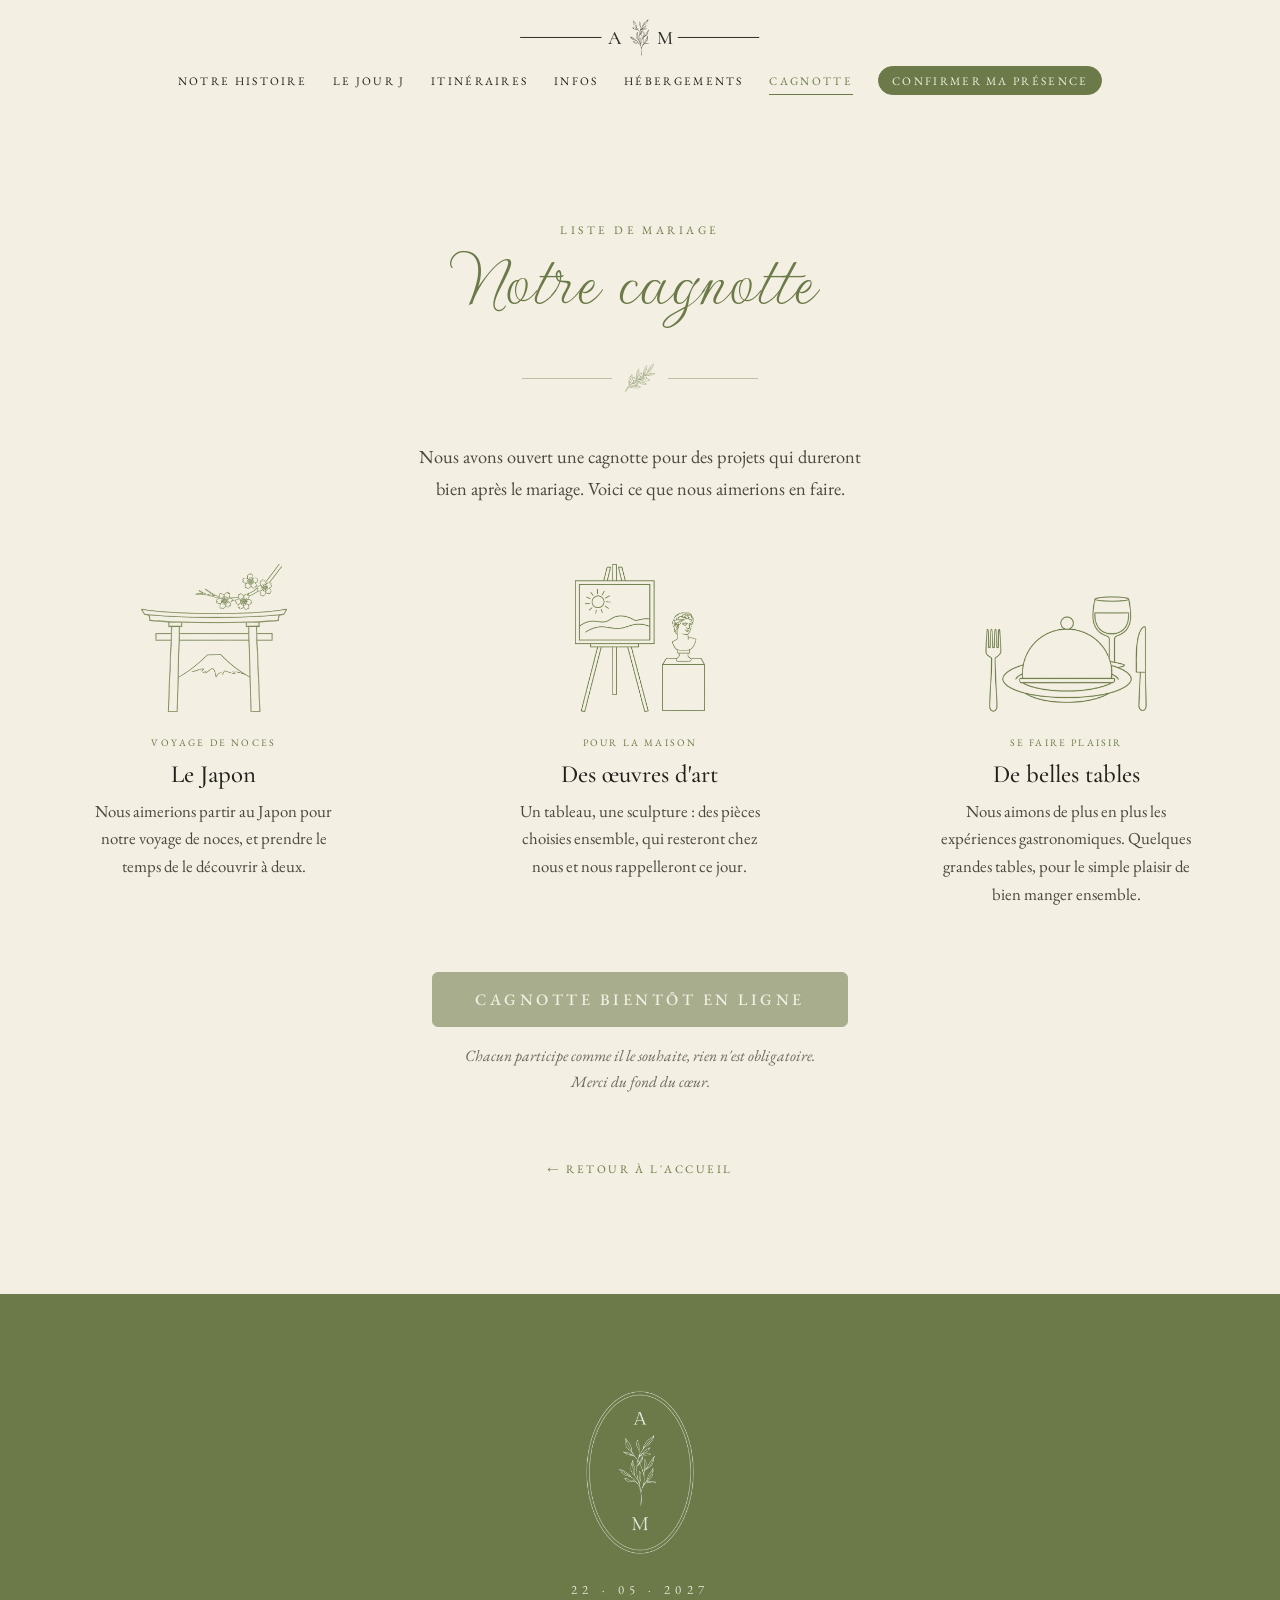
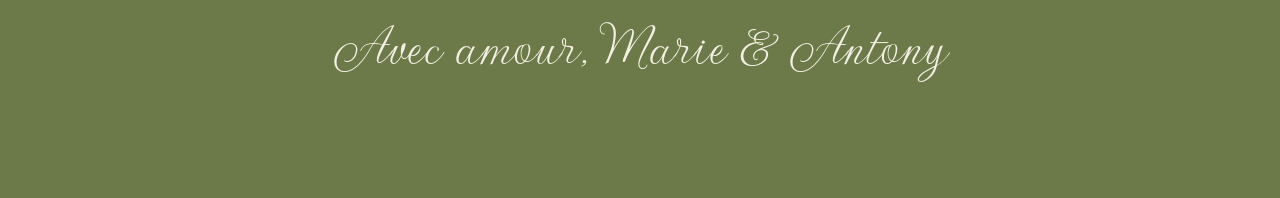
<file: cagnotte.html>
<!DOCTYPE html>
<html lang="fr">
<head>
<meta charset="utf-8">
<meta name="viewport" content="width=device-width, initial-scale=1">
<meta name="robots" content="noindex, nofollow, noarchive, nosnippet, noimageindex">
<meta name="googlebot" content="noindex, nofollow, noarchive, nosnippet, noimageindex">
<title>Cagnotte — Marie & Antony</title>
<meta name="description" content="La cagnotte du mariage de Marie & Antony, le 22 mai 2027.">
<link rel="icon" type="image/png" href="assets/logos/favicon-am.png">
<link rel="stylesheet" href="ds/styles.css">
<link rel="stylesheet" href="ds/components.css">
<link rel="stylesheet" href="ds/site-illustre.css">
<link rel="stylesheet" href="ds/menu.css">
<style>
  .illu { overflow-x: clip; }

  /* Cartes logements */
  .lodges { display:grid; grid-template-columns:1fr; gap:clamp(1.2rem,3vw,1.8rem); margin-top:clamp(2rem,5vw,3rem); text-align:left; }
  @media (min-width:680px){ .lodges{ grid-template-columns:1fr 1fr; } }
  @media (min-width:1040px){ .lodges{ grid-template-columns:1fr 1fr 1fr; } }
  .lodge { background:var(--ma-cream); border:1px solid var(--ma-line); border-radius:var(--radius-lg); overflow:hidden; display:flex; flex-direction:column; }
  .lodge__media { aspect-ratio:4/3; width:100%; }
  .lodge__media img { width:100%; height:100%; object-fit:cover; display:block; }
  .lodge__media--none { display:flex; align-items:center; justify-content:center; background:var(--ma-ivory-warm); }
  .lodge__media--none img { width:auto; height:62px; opacity:.45; }
  .lodge__body { padding:1.05rem 1.2rem 1.25rem; display:flex; flex-direction:column; gap:.55rem; flex:1; }
  .lodge__trip { font-family:var(--font-caps); text-transform:uppercase; letter-spacing:.22em; font-size:.62rem; color:var(--ma-olive); }
  .lodge__name { font-family:var(--font-serif); font-weight:500; font-size:1.3rem; color:var(--ma-ink); margin:0; line-height:1.15; }
  .lodge__meta { display:flex; flex-wrap:wrap; gap:.3rem .8rem; font-family:var(--font-body); font-size:.92rem; color:var(--ma-ink-soft); }
  .lodge__meta span::before { content:"· "; color:var(--ma-olive-soft); }
  .lodge__meta span:first-child::before { content:""; }
  .lodge__info { font-family:var(--font-body); font-style:italic; color:var(--ma-ink-faint); font-size:.9rem; margin:0; }
  .lodge__cta { margin-top:auto; padding-top:.5rem; }
  .lead { font-family:var(--font-body); font-size:1.15rem; line-height:1.7; color:var(--ma-ink-soft); max-width:52ch; margin:0 auto; }
  .backlink { display:inline-block; margin-top:clamp(2.5rem,6vw,4rem); font-family:var(--font-caps); text-transform:uppercase; letter-spacing:.22em; font-size:.72rem; color:var(--ma-olive); text-decoration:none; }
  .backlink:hover { color:var(--ma-olive-deep); }
  .r { opacity:0; transform:translateY(22px); transition:opacity .7s var(--ease), transform .7s var(--ease); }
  .r.in { opacity:1; transform:none; }

  /* Cagnotte : trois projets illustrés, dans l'esprit du programme */
  .wishes { display:grid; grid-template-columns:1fr; gap:clamp(2.2rem,5vw,3rem); margin-top:clamp(2.4rem,6vw,3.4rem); }
  @media (min-width:760px){ .wishes{ grid-template-columns:repeat(3,1fr); gap:clamp(1.6rem,3vw,2.6rem); } }
  .wish { text-align:center; display:flex; flex-direction:column; align-items:center; gap:.55rem; }
  /* pictos en calques (dessins IA du 01/11/2026) : une partie bouge, le reste est fixe */
  .pic { position:relative; margin:0 auto .5rem; height:160px; }
  .pic--japon { aspect-ratio:891/900; } .pic--art { aspect-ratio:800/900; } .pic--table { aspect-ratio:900/664; height:128px; margin-top:32px; }
  .pic img, .pic svg { position:absolute; inset:0; width:100%; height:100%; }
  .pic svg { overflow:visible; color:var(--ma-olive); }
  .branche { transform-origin:93% 4%; animation:sway 5s ease-in-out infinite alternate; }
  @keyframes sway { from { transform:rotate(-2.5deg); } to { transform:rotate(2deg); } }
  .petal { fill:currentColor; opacity:0; animation:fall 7.5s ease-in infinite; }
  @keyframes fall { 0% { opacity:0; transform:translate(0,0) rotate(0); } 10% { opacity:.85; } 80% { opacity:.6; } 100% { opacity:0; transform:translate(-150px,560px) rotate(300deg); } }
  .soleil { transform-origin:20.1% 27.1%; animation:spin 26s linear infinite; }
  @keyframes spin { to { transform:rotate(360deg); } }
  .spark { fill:currentColor; opacity:0; transform-box:fill-box; transform-origin:center; animation:twinkle 3.2s ease-in-out infinite; }
  @keyframes twinkle { 0%,100% { opacity:0; transform:scale(.4); } 45%,55% { opacity:.9; transform:scale(1); } }
  .cloche { transform-origin:50% 72%; animation:lift 6.5s ease-in-out infinite; }
  @keyframes lift { 0%,50%,100% { transform:none; } 64%,84% { transform:translateY(-10%) rotate(-6deg); } }
  .steam path { fill:none; stroke:currentColor; stroke-width:8; stroke-linecap:round; opacity:0; animation:steam 6.5s ease-in-out infinite; }
  @keyframes steam { 0%,52% { opacity:0; transform:translateY(20px); } 66%,82% { opacity:.75; transform:translateY(-10px); } 96%,100% { opacity:0; transform:translateY(-40px); } }
  @media (prefers-reduced-motion: reduce) { .pic * { animation:none !important; } .petal, .spark, .steam { display:none; } }
  .wish__kicker { font-family:var(--font-caps); text-transform:uppercase; letter-spacing:.22em; font-size:.62rem; color:var(--ma-olive); margin:0; }
  .wish__name { font-family:var(--font-serif); font-weight:500; font-size:1.55rem; color:var(--ma-ink); margin:0; line-height:1.15; }
  .wish__desc { font-family:var(--font-body); font-size:1.05rem; line-height:1.65; color:var(--ma-ink-soft); margin:0; max-width:32ch; }
  .give { margin-top:clamp(2.8rem,7vw,4rem); text-align:center; display:flex; flex-direction:column; align-items:center; gap:1rem; }
  .give__note { font-family:var(--font-body); font-style:italic; color:var(--ma-ink-faint); font-size:.98rem; margin:0; max-width:46ch; }
  .give .ma-btn[aria-disabled="true"] { opacity:.55; pointer-events:none; }
  /* curseur coupe */
  .coupe-cursor{ position:fixed; top:0; left:0; width:30px; height:30px; margin:-15px 0 0 -14px; pointer-events:none; z-index:9999; opacity:0; transition:opacity .3s var(--ease); will-change:transform; }
  .coupe-cursor img{ width:100%; height:100%; display:block; filter:brightness(0); }
  body.coupe-on, body.coupe-on a, body.coupe-on button { cursor:none; }
</style>
<script src="ds/version.js"></script>
</head>
<body>
<div class="illu">

  <svg width="0" height="0" style="position:absolute" aria-hidden="true"><defs><symbol id="br" viewBox="0 0 805 1516"><g transform="translate(0.000000,1516.000000) scale(0.100000,-0.100000)"
fill="currentColor" stroke="none">
<path d="M7509 15103 c-111 -197 -205 -292 -384 -393 -69 -38 -133 -79 -260
-164 -124 -83 -230 -152 -322 -211 -231 -147 -393 -299 -617 -580 -167 -210
-160 -201 -273 -370 -184 -276 -275 -468 -329 -695 -29 -122 -58 -224 -100
-360 -8 -25 -18 -63 -24 -85 -8 -34 -54 -118 -185 -343 -11 -19 -43 -69 -72
-113 -51 -79 -122 -196 -196 -327 -36 -65 -114 -220 -185 -372 -37 -79 -84
-160 -92 -160 -3 0 -5 208 -5 463 0 447 1 468 28 662 41 302 32 549 -28 750
-15 50 -38 126 -51 170 -24 78 -36 133 -74 340 -36 197 -106 475 -145 575 -8
19 -23 82 -35 140 -28 139 -33 150 -69 150 -34 0 -42 -8 -69 -80 -12 -30 -33
-86 -48 -124 -14 -38 -30 -77 -35 -85 -37 -69 -117 -262 -151 -366 -33 -102
-33 -335 0 -445 30 -98 125 -291 198 -400 22 -34 96 -171 147 -275 137 -277
200 -441 227 -595 14 -75 33 -568 26 -670 -8 -127 -33 -337 -42 -351 -3 -6
-10 -68 -14 -138 -8 -128 -13 -150 -85 -346 -15 -38 -32 -90 -40 -115 -7 -25
-18 -58 -24 -75 -6 -16 -21 -66 -34 -109 -13 -44 -28 -81 -34 -83 -5 -2 -29
22 -53 53 -23 31 -50 64 -59 73 -9 9 -56 66 -106 126 -49 61 -95 115 -101 120
-6 6 -42 51 -79 100 -37 50 -75 98 -84 107 -9 9 -33 40 -54 70 -98 137 -154
217 -182 258 -16 25 -62 88 -100 140 -130 175 -165 233 -285 465 -101 195
-144 344 -155 535 -3 63 -12 151 -20 195 -7 44 -16 109 -20 145 -8 89 -49 265
-97 420 -25 80 -101 255 -146 335 -19 33 -38 69 -43 80 -5 11 -13 27 -19 35
-5 8 -37 60 -71 115 -170 274 -259 400 -414 580 -33 39 -81 95 -108 126 -117
138 -226 289 -307 429 -64 110 -96 136 -130 105 -19 -17 -21 -27 -16 -75 20
-183 28 -400 30 -830 4 -587 18 -716 97 -886 10 -23 19 -44 19 -48 0 -4 20
-48 45 -98 130 -258 298 -443 531 -583 295 -177 485 -340 569 -486 63 -110
147 -238 178 -269 22 -23 262 -324 351 -440 74 -99 51 -105 -55 -15 -113 95
-123 102 -294 190 -208 107 -247 131 -444 278 -183 137 -289 196 -431 242 -47
15 -105 34 -130 42 -31 10 -126 18 -315 24 -289 10 -485 29 -554 54 -78 27
-118 11 -104 -43 6 -25 152 -134 383 -287 91 -60 217 -148 280 -195 306 -228
453 -274 965 -300 178 -9 317 -33 438 -74 26 -9 54 -16 61 -16 20 0 125 -47
254 -114 20 -10 80 -62 132 -115 100 -100 126 -129 224 -246 55 -66 172 -199
207 -235 54 -57 149 -180 154 -202 7 -27 -8 -126 -30 -198 -18 -58 -52 -212
-60 -270 -3 -25 -12 -72 -20 -105 -7 -33 -16 -91 -20 -130 -3 -38 -12 -108
-20 -155 -14 -82 -22 -222 -46 -780 -15 -352 -7 -775 20 -1054 12 -121 24
-222 26 -226 2 -4 9 -58 15 -121 6 -63 17 -141 25 -174 7 -33 16 -87 20 -120
3 -33 12 -85 20 -115 7 -30 23 -95 34 -145 50 -223 74 -325 92 -384 10 -35 19
-74 19 -85 0 -12 9 -50 20 -85 22 -69 19 -111 -6 -90 -8 6 -14 16 -14 20 0 10
-126 185 -219 306 -259 333 -410 601 -390 693 33 153 30 629 -6 840 -8 47 -19
144 -25 215 -6 72 -13 137 -15 145 -2 8 -9 83 -15 165 -11 139 -53 461 -66
495 -3 8 -12 51 -19 95 -31 177 -66 327 -116 500 -96 324 -122 446 -135 625
-7 113 -30 153 -73 131 -49 -27 -127 -166 -176 -316 -89 -276 -125 -405 -150
-535 -23 -122 -45 -235 -60 -310 -9 -41 -20 -100 -25 -130 -9 -58 -42 -239
-60 -329 -28 -147 -4 -445 46 -559 8 -18 14 -38 14 -45 0 -7 17 -48 39 -92 21
-44 41 -90 45 -103 7 -21 71 -141 96 -182 6 -8 19 -32 30 -52 71 -131 322
-420 469 -540 68 -55 85 -80 130 -188 6 -14 15 -32 21 -40 5 -8 31 -53 57
-100 62 -111 218 -343 291 -433 326 -405 440 -613 506 -924 8 -35 18 -75 24
-90 6 -16 16 -50 21 -78 6 -27 23 -90 37 -140 14 -49 31 -115 39 -145 7 -30
20 -82 28 -115 8 -33 24 -105 37 -160 12 -55 28 -120 35 -145 46 -155 78 -400
52 -400 -19 0 -55 116 -101 330 -56 260 -128 445 -249 639 -35 56 -120 175
-137 191 -3 3 -55 66 -115 140 -60 74 -123 151 -141 170 -17 19 -62 71 -100
115 -38 44 -101 114 -140 155 -97 102 -159 172 -225 255 -104 129 -331 349
-439 426 -25 17 -49 36 -55 43 -5 6 -41 32 -80 58 -44 29 -86 69 -113 105
-166 225 -213 284 -282 353 -43 42 -111 102 -152 132 -118 88 -392 289 -460
338 -35 24 -141 102 -236 173 -95 70 -200 145 -233 165 -33 20 -81 50 -107 66
-148 91 -398 203 -512 230 -30 7 -73 18 -95 24 -89 25 -206 44 -318 53 -64 5
-130 15 -145 23 -56 28 -132 40 -149 23 -23 -23 -11 -41 43 -67 105 -51 283
-223 406 -393 105 -144 220 -288 275 -345 58 -60 280 -253 320 -279 15 -10 34
-23 41 -30 18 -18 134 -84 217 -126 280 -139 427 -191 825 -292 50 -13 129
-36 267 -79 29 -9 55 -21 58 -26 3 -6 14 -10 23 -10 9 0 40 -12 67 -25 28 -14
55 -25 60 -25 84 -2 410 -269 650 -535 65 -71 155 -168 200 -215 118 -123 185
-199 185 -210 0 -10 -36 7 -110 52 -98 58 -281 152 -340 173 -77 28 -272 63
-391 70 -63 3 -184 15 -270 26 -200 24 -237 40 -357 152 -152 142 -225 171
-552 218 -72 10 -178 40 -253 71 -151 61 -178 8 -75 -147 137 -207 338 -411
488 -497 171 -97 471 -158 691 -138 217 19 329 32 408 46 107 20 364 23 406 5
17 -7 51 -17 78 -22 52 -10 200 -80 287 -137 229 -151 423 -355 544 -572 26
-47 51 -92 56 -100 72 -121 140 -303 185 -498 8 -35 19 -71 24 -80 4 -9 11
-35 15 -57 7 -40 36 -139 61 -205 7 -19 25 -69 40 -110 15 -41 33 -88 40 -105
41 -94 121 -444 140 -615 3 -30 12 -89 20 -130 7 -41 16 -106 20 -145 3 -38
13 -108 22 -155 22 -116 22 -751 -1 -945 -8 -71 -18 -177 -21 -235 -4 -58 -11
-125 -17 -150 -5 -25 -16 -99 -23 -165 -8 -66 -20 -172 -28 -235 -36 -276 -38
-320 -22 -413 23 -129 62 -181 112 -149 6 4 18 73 28 165 9 87 18 163 20 170
3 7 11 79 20 160 8 82 18 153 21 158 3 5 12 92 20 192 7 100 18 229 23 287 27
289 8 792 -44 1165 -58 420 -61 472 -36 592 12 59 28 128 36 153 7 25 16 63
20 85 12 79 82 313 155 520 30 84 126 277 225 449 22 37 53 91 68 120 16 28
39 67 51 86 12 19 27 44 33 55 104 176 161 242 327 373 370 294 530 334 911
227 50 -14 115 -31 145 -37 71 -16 505 -16 615 0 44 7 112 17 150 22 39 6 151
12 250 13 180 3 180 3 183 28 2 21 -10 38 -65 89 -169 156 -398 246 -613 242
-58 -1 -303 -3 -545 -5 -271 -2 -467 -8 -510 -15 -135 -22 -146 -14 -52 43
429 263 917 800 1042 1146 22 62 62 198 69 239 4 19 13 62 21 95 19 79 45 239
56 345 5 47 16 144 25 217 32 260 8 816 -38 844 -38 24 -78 -10 -78 -66 0 -17
-11 -58 -24 -91 -112 -279 -159 -383 -191 -424 -6 -8 -16 -26 -23 -40 -23 -48
-124 -194 -184 -266 -208 -249 -296 -369 -371 -504 -27 -47 -52 -92 -57 -100
-18 -27 -78 -156 -130 -277 -12 -27 -28 -61 -35 -76 -8 -16 -15 -34 -15 -40 0
-7 -12 -34 -25 -62 -14 -27 -25 -54 -25 -60 0 -5 -14 -44 -31 -85 -17 -41 -37
-93 -45 -115 -7 -22 -25 -71 -39 -110 -14 -38 -41 -115 -59 -170 -19 -55 -38
-111 -44 -125 -6 -14 -25 -70 -42 -125 -41 -130 -84 -218 -130 -269 -79 -87
-296 -365 -351 -451 -32 -49 -67 -102 -79 -117 -11 -14 -20 -31 -20 -37 0 -6
-4 -11 -10 -11 -13 0 -13 10 4 56 7 22 17 64 21 94 3 30 13 80 20 110 8 30 16
82 20 115 3 33 13 103 21 155 39 263 43 626 13 1204 -36 691 -20 886 93 1095
106 196 162 263 293 349 73 48 92 60 172 103 229 123 426 243 524 319 25 19
58 44 73 55 16 11 39 29 51 40 13 11 61 53 107 93 89 77 155 147 285 303 181
219 247 359 328 709 7 30 25 100 40 155 15 55 33 127 40 160 18 84 43 199 60
275 8 36 17 85 21 110 11 80 54 219 118 380 60 150 67 182 50 208 -37 56 -96
12 -258 -192 -61 -78 -119 -152 -129 -166 -9 -14 -37 -52 -61 -85 -24 -33 -66
-91 -92 -130 -27 -38 -71 -100 -99 -136 -27 -36 -61 -81 -75 -99 -14 -18 -41
-54 -60 -79 -20 -25 -62 -86 -94 -136 -33 -49 -135 -204 -228 -343 -174 -260
-291 -455 -351 -584 -87 -185 -104 -219 -158 -313 -62 -110 -230 -364 -287
-435 -33 -41 -181 -190 -189 -190 -13 0 14 109 52 210 14 38 38 108 60 180 23
73 46 143 60 180 22 59 55 172 64 225 5 28 14 62 20 77 6 15 15 85 22 156 21
239 -24 589 -103 802 -24 64 -104 228 -122 250 -7 8 -34 50 -60 93 -37 59 -53
77 -71 77 -43 0 -48 -20 -35 -132 20 -161 18 -601 -4 -723 -22 -128 -35 -400
-36 -737 0 -253 -18 -546 -41 -683 -6 -33 -17 -107 -25 -164 -17 -125 -39
-239 -59 -301 -8 -25 -19 -75 -26 -113 -18 -106 -43 -103 -65 10 -7 37 -24
106 -39 153 -15 47 -33 108 -40 135 -8 28 -34 106 -58 175 -25 69 -50 141 -56
160 -7 19 -16 42 -21 51 -4 8 -20 47 -35 85 -36 91 -236 550 -307 704 -20 41
-39 86 -43 100 -4 14 -11 30 -15 35 -5 6 -26 58 -48 117 -45 124 -45 126 32
207 69 75 196 251 264 367 90 154 144 281 186 439 9 33 23 143 30 245 22 301
3 448 -52 414 -28 -17 -235 -335 -311 -479 -55 -103 -180 -320 -236 -410 -77
-124 -135 -224 -135 -234 0 -4 -6 -14 -14 -20 -15 -13 -56 20 -56 43 0 6 -17
36 -38 66 -79 114 -122 197 -122 237 0 49 39 171 97 303 58 130 65 146 74 160
5 8 14 26 19 39 24 54 107 166 154 205 118 99 389 274 456 294 19 6 55 18 80
28 53 19 213 15 365 -11 163 -27 700 -3 865 39 81 21 189 47 237 57 24 4 56
15 72 24 17 8 35 15 42 15 6 0 30 9 53 19 95 45 155 71 164 71 4 0 21 14 37
30 29 30 29 30 9 57 -31 42 -184 82 -479 128 -284 44 -479 24 -800 -81 -80
-26 -158 -55 -187 -70 -14 -8 -32 -14 -39 -14 -11 0 -35 -10 -154 -65 -102
-47 -145 -65 -157 -65 -8 0 -22 -6 -33 -14 -11 -7 -31 -17 -45 -21 -31 -9
-202 -94 -250 -123 -152 -93 -151 -79 3 76 165 167 290 246 502 318 22 7 72
25 110 39 39 15 86 31 105 37 153 45 375 148 469 216 35 26 79 58 99 71 123
82 333 325 502 581 56 85 110 166 120 180 76 109 94 250 32 250 -7 0 -41 -26
-75 -58 -94 -87 -141 -115 -287 -170 -472 -178 -591 -260 -875 -597 -173 -205
-293 -330 -437 -453 -37 -31 -158 -148 -270 -259 -111 -111 -206 -199 -210
-195 -5 5 1 30 12 57 10 28 30 79 44 115 58 152 159 357 245 496 17 27 39 65
50 84 66 119 376 566 501 723 112 141 252 261 380 325 14 7 43 23 65 36 22 13
58 33 80 45 22 11 56 31 75 43 19 12 64 37 100 56 232 124 362 245 665 618 22
27 108 130 190 229 161 193 245 301 291 378 16 26 39 64 51 85 13 20 27 48 33
62 5 14 14 32 19 41 5 9 24 54 41 100 18 46 38 100 45 119 51 132 135 514 135
610 0 111 -48 126 -101 33z m-179 -391 c0 -41 -161 -233 -394 -470 -133 -135
-248 -253 -256 -262 -8 -8 -109 -115 -225 -235 -193 -202 -367 -388 -506 -540
-48 -52 -169 -183 -360 -389 -62 -67 -127 -151 -142 -183 -6 -13 -16 -23 -24
-23 -18 0 -16 33 8 120 61 220 163 419 345 675 103 144 124 173 223 298 205
262 413 445 741 652 19 13 67 43 105 67 39 25 138 87 220 138 146 91 206 132
233 158 19 17 32 15 32 -6z m107 -44 c-23 -106 -41 -163 -99 -313 -61 -158
-172 -336 -309 -495 -26 -30 -89 -104 -140 -165 -52 -60 -99 -114 -105 -120
-6 -5 -44 -50 -86 -100 -272 -323 -364 -418 -487 -499 -39 -25 -74 -46 -77
-46 -4 0 -15 -6 -23 -14 -17 -15 -112 -66 -305 -165 -107 -55 -164 -93 -234
-158 -27 -25 -42 -29 -42 -12 0 12 120 161 189 234 26 28 123 136 216 240 94
105 250 269 349 365 98 96 233 236 299 310 67 74 131 144 142 155 11 11 60 65
110 120 49 55 160 172 246 260 173 177 232 247 299 353 46 72 66 90 57 50z
m-5711 -599 c9 -18 73 -91 142 -163 187 -193 257 -282 362 -459 19 -32 45 -75
57 -95 12 -20 30 -51 40 -69 10 -18 56 -99 103 -180 144 -251 201 -393 261
-658 38 -165 64 -329 79 -499 7 -70 16 -142 21 -160 11 -38 12 -76 2 -76 -9 0
-103 148 -138 215 -8 17 -25 48 -38 70 -61 105 -151 278 -342 653 -147 288
-184 357 -240 447 -98 156 -189 358 -238 525 -47 160 -55 195 -62 249 -4 30
-16 84 -26 120 -30 104 -20 150 17 80z m-108 -106 c13 -38 27 -90 31 -118 13
-72 41 -184 57 -225 7 -19 18 -54 24 -77 6 -23 14 -45 19 -47 5 -3 12 -18 15
-32 11 -44 104 -238 181 -379 25 -44 49 -91 55 -103 6 -13 28 -54 49 -90 21
-37 65 -116 96 -177 31 -60 65 -123 75 -140 16 -28 39 -70 115 -210 18 -33 62
-116 98 -185 36 -69 77 -145 91 -170 14 -25 33 -62 42 -82 9 -21 20 -38 25
-38 5 0 9 -9 9 -20 0 -30 -10 -26 -91 38 -41 31 -92 69 -114 83 -370 238 -475
336 -612 574 -143 247 -179 388 -188 735 -10 379 -12 730 -6 730 4 0 17 -30
29 -67z m2485 -85 c60 -173 109 -376 142 -589 8 -54 19 -108 24 -120 5 -13 12
-49 16 -79 4 -30 13 -68 20 -85 6 -16 15 -47 19 -69 4 -21 13 -52 21 -70 59
-137 81 -319 72 -593 -7 -199 -15 -221 -51 -139 -14 32 -26 61 -26 64 0 17
-292 586 -382 742 -118 205 -135 469 -43 665 8 17 35 80 60 140 67 160 88 205
95 205 4 0 19 -33 33 -72z m2477 -1568 c0 -8 -141 -222 -192 -290 -199 -268
-387 -433 -623 -544 -33 -15 -69 -32 -79 -38 -10 -5 -42 -18 -70 -27 -28 -10
-120 -41 -204 -70 -199 -69 -207 -65 -101 47 46 48 106 114 134 147 218 263
398 441 539 533 85 55 301 154 386 177 42 11 154 56 165 66 12 12 45 12 45 -1z
m-4625 -854 c120 -33 164 -50 243 -92 89 -48 390 -280 378 -291 -2 -3 -37 3
-78 11 -40 9 -116 26 -168 37 -52 11 -110 27 -128 35 -18 8 -38 14 -46 14 -7
0 -66 26 -132 59 -127 63 -261 126 -334 159 -234 103 -233 107 4 99 138 -5
188 -11 261 -31z m-525 -39 c77 -33 149 -67 360 -170 281 -137 368 -171 585
-226 44 -11 109 -27 144 -36 35 -9 98 -19 140 -22 76 -5 182 -35 211 -59 8 -7
27 -16 43 -19 39 -10 44 -25 8 -25 -16 0 -32 4 -35 9 -8 12 -168 29 -335 36
-290 12 -485 45 -605 102 -80 38 -107 56 -252 165 -166 126 -197 147 -260 183
-143 83 -146 123 -4 62z m4999 -243 c64 -8 145 -21 181 -29 36 -8 82 -17 103
-20 21 -3 37 -11 35 -17 -7 -19 -283 -118 -373 -133 -22 -4 -60 -13 -85 -21
-123 -37 -553 -62 -717 -40 -67 9 -141 16 -165 16 -40 0 -79 13 -68 23 3 2 32
16 65 31 33 15 67 31 75 35 33 18 247 100 285 110 22 6 58 15 80 21 148 40
392 50 584 24z m1121 -945 c-13 -23 -42 -154 -65 -288 -8 -47 -19 -98 -24
-115 -6 -17 -13 -53 -17 -81 -4 -27 -11 -61 -16 -75 -5 -14 -16 -52 -23 -85
-60 -257 -141 -501 -207 -623 -101 -188 -458 -560 -659 -688 -268 -170 -306
-180 -177 -45 46 47 107 113 136 146 30 33 120 128 201 210 210 214 315 351
397 518 25 51 50 101 56 111 5 10 19 44 29 75 35 100 67 195 77 231 6 19 23
67 37 105 15 39 32 91 40 117 7 25 17 52 21 60 5 7 16 33 25 58 9 25 35 97 58
160 24 63 47 131 53 150 5 19 16 42 24 51 8 8 14 18 14 22 0 3 5 18 12 34 12
28 12 28 16 1 2 -15 -2 -37 -8 -49z m-2563 -83 c-9 -17 -30 -69 -47 -116 -71
-187 -188 -406 -304 -567 -26 -38 -64 -92 -83 -121 -39 -58 -56 -62 -61 -15
-5 45 100 246 263 508 24 39 52 84 61 100 54 96 179 275 182 260 2 -10 -3 -31
-11 -49z m97 -81 c-18 -144 -85 -329 -176 -485 -70 -119 -295 -425 -313 -425
-16 0 -18 45 -2 63 7 9 28 42 46 72 18 30 52 87 76 125 151 240 299 534 336
665 19 66 19 66 30 50 5 -8 7 -37 3 -65z m2285 25 c-13 -57 -51 -168 -104
-300 -25 -63 -62 -162 -82 -220 -19 -58 -39 -109 -43 -115 -4 -5 -13 -26 -18
-45 -81 -269 -163 -410 -374 -642 -194 -215 -551 -586 -565 -587 -7 -1 -16 -9
-22 -18 -5 -10 -13 -15 -17 -10 -4 4 0 15 8 24 16 18 138 230 138 239 0 3 18
43 40 90 22 47 40 88 40 91 0 40 274 510 427 732 18 25 80 116 138 201 58 85
139 202 180 260 102 143 139 195 185 260 67 95 83 105 69 40z m-1632 -348
c115 -252 178 -592 159 -862 -9 -114 -25 -200 -71 -355 -52 -181 -68 -234 -80
-265 -8 -19 -26 -80 -41 -135 -15 -55 -34 -108 -42 -117 -8 -9 -18 -32 -23
-50 -8 -31 -8 -30 -3 7 3 22 9 279 14 570 7 420 12 552 26 635 13 78 17 170
18 363 1 164 5 257 11 257 6 -1 20 -22 32 -48z m-1511 -177 c46 -75 111 -183
132 -218 24 -41 12 -71 -113 -282 -73 -123 -96 -164 -205 -370 -49 -93 -60
-107 -61 -80 -3 44 3 144 12 205 5 36 16 115 24 175 21 153 83 463 103 515 5
14 13 49 17 78 10 75 35 69 91 -23z m-1167 -148 c6 -8 17 -42 25 -78 19 -90
45 -184 66 -249 38 -119 50 -159 73 -260 53 -227 78 -356 103 -545 7 -60 18
-135 24 -165 5 -30 14 -136 20 -235 7 -99 13 -182 15 -185 2 -3 9 -53 15 -110
6 -58 18 -141 26 -185 27 -144 31 -625 5 -625 -10 0 -66 204 -96 345 -18 83
-71 292 -101 395 -7 25 -16 70 -19 100 -4 30 -13 80 -20 110 -8 30 -17 82 -20
115 -4 33 -13 87 -20 120 -7 33 -16 96 -19 140 -24 330 -49 602 -61 665 -39
210 -64 660 -36 660 5 0 14 -6 20 -13z m-116 -154 c4 -43 12 -145 17 -228 6
-82 17 -193 25 -245 8 -52 19 -194 25 -315 6 -121 15 -247 20 -280 5 -33 11
-103 15 -155 4 -52 13 -120 20 -150 7 -30 16 -77 20 -105 7 -59 38 -193 64
-285 34 -118 77 -284 96 -375 21 -98 46 -197 60 -240 21 -63 38 -145 31 -152
-10 -11 -53 25 -145 124 -146 157 -227 273 -341 488 -23 44 -49 91 -56 105
-99 185 -164 540 -124 680 5 19 15 73 21 120 6 47 17 110 24 140 7 30 16 78
20 105 3 28 12 75 20 105 17 68 44 209 60 315 15 94 39 208 60 285 8 30 19 74
25 98 17 69 36 53 43 -35z m1547 -197 c0 -2 3 -11 6 -19 5 -14 -51 -77 -68
-77 -25 0 25 99 50 100 6 0 12 -2 12 -4z m89 -158 c13 -29 33 -75 46 -103 12
-27 44 -104 70 -170 26 -65 51 -126 56 -135 4 -8 29 -60 54 -115 25 -55 50
-107 54 -115 10 -18 91 -221 116 -290 22 -60 38 -118 81 -290 19 -80 42 -170
49 -200 8 -30 21 -89 30 -130 25 -121 42 -190 65 -265 12 -38 30 -97 40 -130
30 -99 51 -158 65 -190 58 -132 113 -425 137 -729 12 -165 5 -694 -11 -776 -6
-30 -18 -102 -26 -160 -42 -306 -86 -495 -159 -680 -37 -95 -107 -279 -135
-355 -11 -27 -29 -84 -41 -125 -12 -41 -30 -102 -40 -135 -10 -33 -30 -100
-45 -150 -15 -49 -33 -106 -40 -125 -23 -60 -90 -293 -100 -350 -12 -64 -16
-72 -30 -60 -15 12 -31 93 -40 200 -4 41 -13 104 -21 140 -7 36 -18 103 -24
148 -6 46 -15 94 -19 105 -5 12 -11 49 -15 82 -4 33 -13 83 -21 110 -7 28 -17
76 -20 107 -4 32 -20 106 -36 165 -51 186 -71 317 -64 413 11 152 26 281 36
308 6 15 17 59 24 97 26 139 47 222 76 310 31 91 71 253 83 335 4 25 15 88 24
140 29 164 25 919 -6 1060 -72 329 -232 618 -344 620 -44 0 -54 -31 -29 -98
31 -89 42 -306 35 -734 -7 -400 2 -525 55 -758 11 -47 27 -118 36 -158 20 -91
30 -337 17 -417 -9 -55 -20 -105 -57 -255 -7 -30 -17 -83 -20 -117 -4 -35 -11
-63 -15 -63 -11 0 -40 87 -55 165 -14 69 -39 168 -60 240 -19 62 -43 161 -60
240 -7 33 -25 105 -40 160 -33 122 -75 299 -115 490 -6 28 -19 91 -30 140 -29
140 -50 245 -59 305 -5 30 -16 98 -24 150 -81 497 -108 1125 -62 1416 32 199
105 344 245 484 80 80 328 300 338 300 4 0 18 -24 31 -52z m2714 -1270 c-23
-140 -70 -318 -108 -418 -88 -226 -233 -526 -320 -660 -85 -131 -124 -190
-204 -305 -95 -137 -202 -296 -394 -585 -64 -96 -125 -186 -136 -200 -24 -30
-40 -20 -19 12 9 13 19 39 23 58 4 19 12 41 17 50 9 16 122 339 140 400 15 53
139 364 149 375 5 5 9 15 9 23 0 29 210 431 275 527 64 94 97 137 303 388 84
102 175 245 214 334 15 37 49 79 64 83 1 0 -5 -37 -13 -82z m-6694 27 c25 -8
86 -27 134 -41 125 -38 290 -111 402 -179 22 -13 54 -31 70 -40 102 -54 201
-124 493 -344 219 -165 236 -177 324 -237 182 -124 418 -329 418 -363 0 -19
-17 -12 -67 27 -82 64 -156 109 -295 180 -126 64 -164 81 -233 107 -201 76
-349 180 -625 442 -48 46 -98 91 -111 101 -47 36 -130 93 -152 103 -12 6 -56
29 -98 52 -42 23 -116 64 -165 91 -49 26 -101 57 -115 67 -15 10 -39 21 -53
25 -14 3 -29 10 -32 15 -8 14 54 11 105 -6z m-134 -64 c39 -19 135 -71 215
-116 80 -45 152 -85 160 -89 8 -4 33 -18 55 -31 22 -13 54 -32 70 -41 62 -35
143 -105 260 -224 211 -214 353 -312 640 -440 244 -109 536 -271 561 -311 11
-18 -26 -20 -58 -4 -48 24 -250 89 -353 115 -217 53 -439 129 -593 204 -40 20
-74 36 -77 36 -6 0 -125 69 -183 107 -138 90 -320 267 -515 503 -67 80 -156
184 -199 231 -64 71 -88 111 -59 97 3 -2 38 -18 76 -37z m6921 -140 c-9 -112
-35 -332 -41 -341 -3 -4 -12 -54 -20 -110 -8 -56 -17 -106 -20 -109 -2 -4 -11
-47 -19 -97 -85 -487 -361 -856 -992 -1326 -100 -75 -118 -74 -57 2 106 131
127 160 210 285 47 72 131 198 187 280 353 527 420 641 559 945 47 103 119
341 138 460 23 136 65 145 55 11z m-2815 -270 c54 -111 68 -143 86 -196 67
-199 68 -211 67 -690 -1 -408 -3 -448 -23 -555 -25 -128 -29 -145 -36 -138 -5
5 -28 120 -45 233 -6 33 -16 85 -24 115 -48 180 -56 291 -53 787 1 260 5 473
8 473 3 0 12 -13 20 -29z m-2961 -1386 c317 -49 386 -75 507 -193 147 -144
288 -193 598 -207 145 -7 351 -37 368 -54 6 -6 -16 -11 -59 -15 -38 -3 -107
-13 -154 -21 -237 -42 -509 -54 -678 -30 -316 45 -488 159 -737 489 -51 67
-46 83 19 59 23 -8 84 -21 136 -28z m5935 -589 c90 -23 212 -75 288 -123 51
-32 41 -38 -80 -47 -51 -3 -111 -10 -135 -15 -24 -5 -134 -15 -244 -22 -292
-17 -469 0 -699 66 -313 90 -519 37 -859 -220 -29 -22 -66 -49 -81 -60 -15
-11 -35 -28 -44 -37 -16 -19 -41 -24 -41 -9 0 18 136 178 231 271 174 172 393
223 870 202 229 -10 448 -5 494 13 37 14 218 3 300 -19z"/>
</g></symbol></defs></svg>
  <header class="nav2" id="nav2">
    <a class="nav2__brand" href="index.html#accueil" aria-label="Accueil — Marie & Antony"><svg class="nav2__mono" viewBox="0 0 680 120" role="img" aria-label="A M — Marie &amp; Antony"><line x1="14" y1="64" x2="236" y2="64"/><line x1="444" y1="64" x2="666" y2="64"/><text x="272" y="82">A</text><use href="#br" x="313.4" y="14" width="53.1" height="100"/><text x="408" y="82">M</text></svg></a>
    <nav class="nav2__menu">
      <a href="index.html#histoire">Notre histoire</a>
      <a href="index.html#jourj">Le jour J</a>
      <a href="index.html#lieux">Itinéraires</a>
      <a href="index.html#infos">Infos</a>
      <a href="hebergements.html">Hébergements</a>
      <a href="cagnotte.html" aria-current="page">Cagnotte</a>
      <a href="index.html#rsvp" class="nav2__cta">Confirmer ma présence</a>
    </nav>
  </header>

  <main>
    <section class="sec col--wide">
      <p class="eyebrow-caps r">Liste de mariage</p>
      <h1 class="script-big r" style="font-size:clamp(3rem,8vw,5rem)">Notre cagnotte</h1>
      <div class="dot-rule r" aria-hidden="true"><span class="l"></span><img src="assets/icons/icon-branche-olivier.png" alt=""><span class="l"></span></div>
      <p class="lead r">Nous avons ouvert une cagnotte pour des projets qui dureront bien après le mariage. Voici ce que nous aimerions en faire.</p>
      <div class="wishes">
        <article class="wish r"><div class="pic pic--japon" aria-hidden="true"><img src="assets/icons/cagnotte/japon-base.png" alt=""><img class="branche" src="assets/icons/cagnotte/japon-branche.png" alt=""><svg viewBox="0 0 891 900"><g transform="translate(650 140)"><path class="petal" d="M0 -26 C16 -16 16 14 0 26 C-16 14 -16 -16 0 -26Z" style="animation-delay:0s"/></g><g transform="translate(732 180)"><path class="petal" d="M0 -26 C16 -16 16 14 0 26 C-16 14 -16 -16 0 -26Z" style="animation-delay:2.4s"/></g><g transform="translate(503 250)"><path class="petal" d="M0 -26 C16 -16 16 14 0 26 C-16 14 -16 -16 0 -26Z" style="animation-delay:4.1s"/></g><g transform="translate(612 255)"><path class="petal" d="M0 -26 C16 -16 16 14 0 26 C-16 14 -16 -16 0 -26Z" style="animation-delay:1.2s"/></g><g transform="translate(690 120)"><path class="petal" d="M0 -26 C16 -16 16 14 0 26 C-16 14 -16 -16 0 -26Z" style="animation-delay:5.6s"/></g></svg></div><p class="wish__kicker">Voyage de noces</p><h2 class="wish__name">Le Japon</h2><p class="wish__desc">Nous aimerions partir au Japon pour notre voyage de noces, et prendre le temps de le découvrir à deux.</p></article>
        <article class="wish r"><div class="pic pic--art" aria-hidden="true"><img src="assets/icons/cagnotte/art-base.png" alt=""><img class="soleil" src="assets/icons/cagnotte/art-soleil.png" alt=""><svg viewBox="0 0 800 900"><g transform="translate(745 265)"><path class="spark" d="M0 -27 L5.4 -5.4 L27 0 L5.4 5.4 L0 27 L-5.4 5.4 L-27 0 L-5.4 -5.4Z" style="animation-delay:0s"/></g><g transform="translate(545 240)"><path class="spark" d="M0 -27 L5.4 -5.4 L27 0 L5.4 5.4 L0 27 L-5.4 5.4 L-27 0 L-5.4 -5.4Z" style="animation-delay:1.1s"/></g><g transform="translate(770 430)"><path class="spark" d="M0 -27 L5.4 -5.4 L27 0 L5.4 5.4 L0 27 L-5.4 5.4 L-27 0 L-5.4 -5.4Z" style="animation-delay:2.2s"/></g></svg></div><p class="wish__kicker">Pour la maison</p><h2 class="wish__name">Des œuvres d'art</h2><p class="wish__desc">Un tableau, une sculpture : des pièces choisies ensemble, qui resteront chez nous et nous rappelleront ce jour.</p></article>
        <article class="wish r"><div class="pic pic--table" aria-hidden="true"><img src="assets/icons/cagnotte/table-base.png" alt=""><svg class="steam" viewBox="0 0 900 664"><path d="M402 440 C386 410 418 388 402 356"/><path d="M452 446 C436 410 468 384 452 340" style="animation-delay:.25s"/><path d="M502 440 C486 410 518 388 502 356" style="animation-delay:.5s"/></svg><img class="cloche" src="assets/icons/cagnotte/table-cloche.png" alt=""></div><p class="wish__kicker">Se faire plaisir</p><h2 class="wish__name">De belles tables</h2><p class="wish__desc">Nous aimons de plus en plus les expériences gastronomiques. Quelques grandes tables, pour le simple plaisir de bien manger ensemble.</p></article>
      </div>
      <div class="give r">
        <a class="ma-btn ma-btn--solid ma-btn--lg" id="give-btn" href="#" target="_blank" rel="noopener">Participer à la cagnotte</a>
        <p class="give__note">Chacun participe comme il le souhaite, rien n'est obligatoire. Merci du fond du cœur.</p>
      </div>
      <div style="text-align:center"><a class="backlink" href="index.html#accueil">← Retour à l'accueil</a></div>
    </section>
  </main>

  <footer class="ifooter">
    <img class="mono" src="assets/logos/logo-am-ovale.png" alt="Marie & Antony" style="filter:brightness(0) invert(1)">
    <p class="date">22 · 05 · 2027</p>
    <p class="sign">Avec amour, Marie &amp; Antony</p>
  </footer>
</div>

<script>
(function(){
  'use strict';
  var reduce = matchMedia('(prefers-reduced-motion: reduce)').matches;
  /* adresse de la cagnotte en ligne : tant qu'elle est vide, le bouton reste grisé */
  var CAGNOTTE_URL='';
  var give=document.getElementById('give-btn');
  if(CAGNOTTE_URL) give.href=CAGNOTTE_URL; else { give.setAttribute('aria-disabled','true'); give.textContent='Cagnotte bientôt en ligne'; }
  // nav scrolled
  var nav=document.getElementById('nav2'); var f=function(){ nav.setAttribute('data-scrolled',String(scrollY>20)); }; f(); addEventListener('scroll',f,{passive:true});
  // reveals
  var els=[].slice.call(document.querySelectorAll('.r'));
  if(reduce||!('IntersectionObserver' in window)){ els.forEach(function(e){e.classList.add('in');}); }
  else { var io=new IntersectionObserver(function(en){ en.forEach(function(e){ if(e.isIntersecting){ e.target.classList.add('in'); io.unobserve(e.target); } }); },{rootMargin:'0px 0px -8% 0px',threshold:.1}); els.forEach(function(e){ io.observe(e); });
    setTimeout(function(){ els.forEach(function(e){ e.classList.add('in'); }); }, 2500); }
  // curseur coupe
  if(!reduce && matchMedia('(hover:hover) and (pointer:fine)').matches){
    var c=document.createElement('div'); c.className='coupe-cursor'; c.innerHTML='<img src="assets/icons/icon-coupes.png" alt="">'; document.body.appendChild(c); document.body.classList.add('coupe-on');
    addEventListener('mousemove',function(e){ c.style.opacity='1'; c.style.transform='translate('+e.clientX+'px,'+e.clientY+'px)'; });
    addEventListener('mouseout',function(e){ if(!e.relatedTarget) c.style.opacity='0'; });
  }
})();
</script>
</body>
</html>
</file>
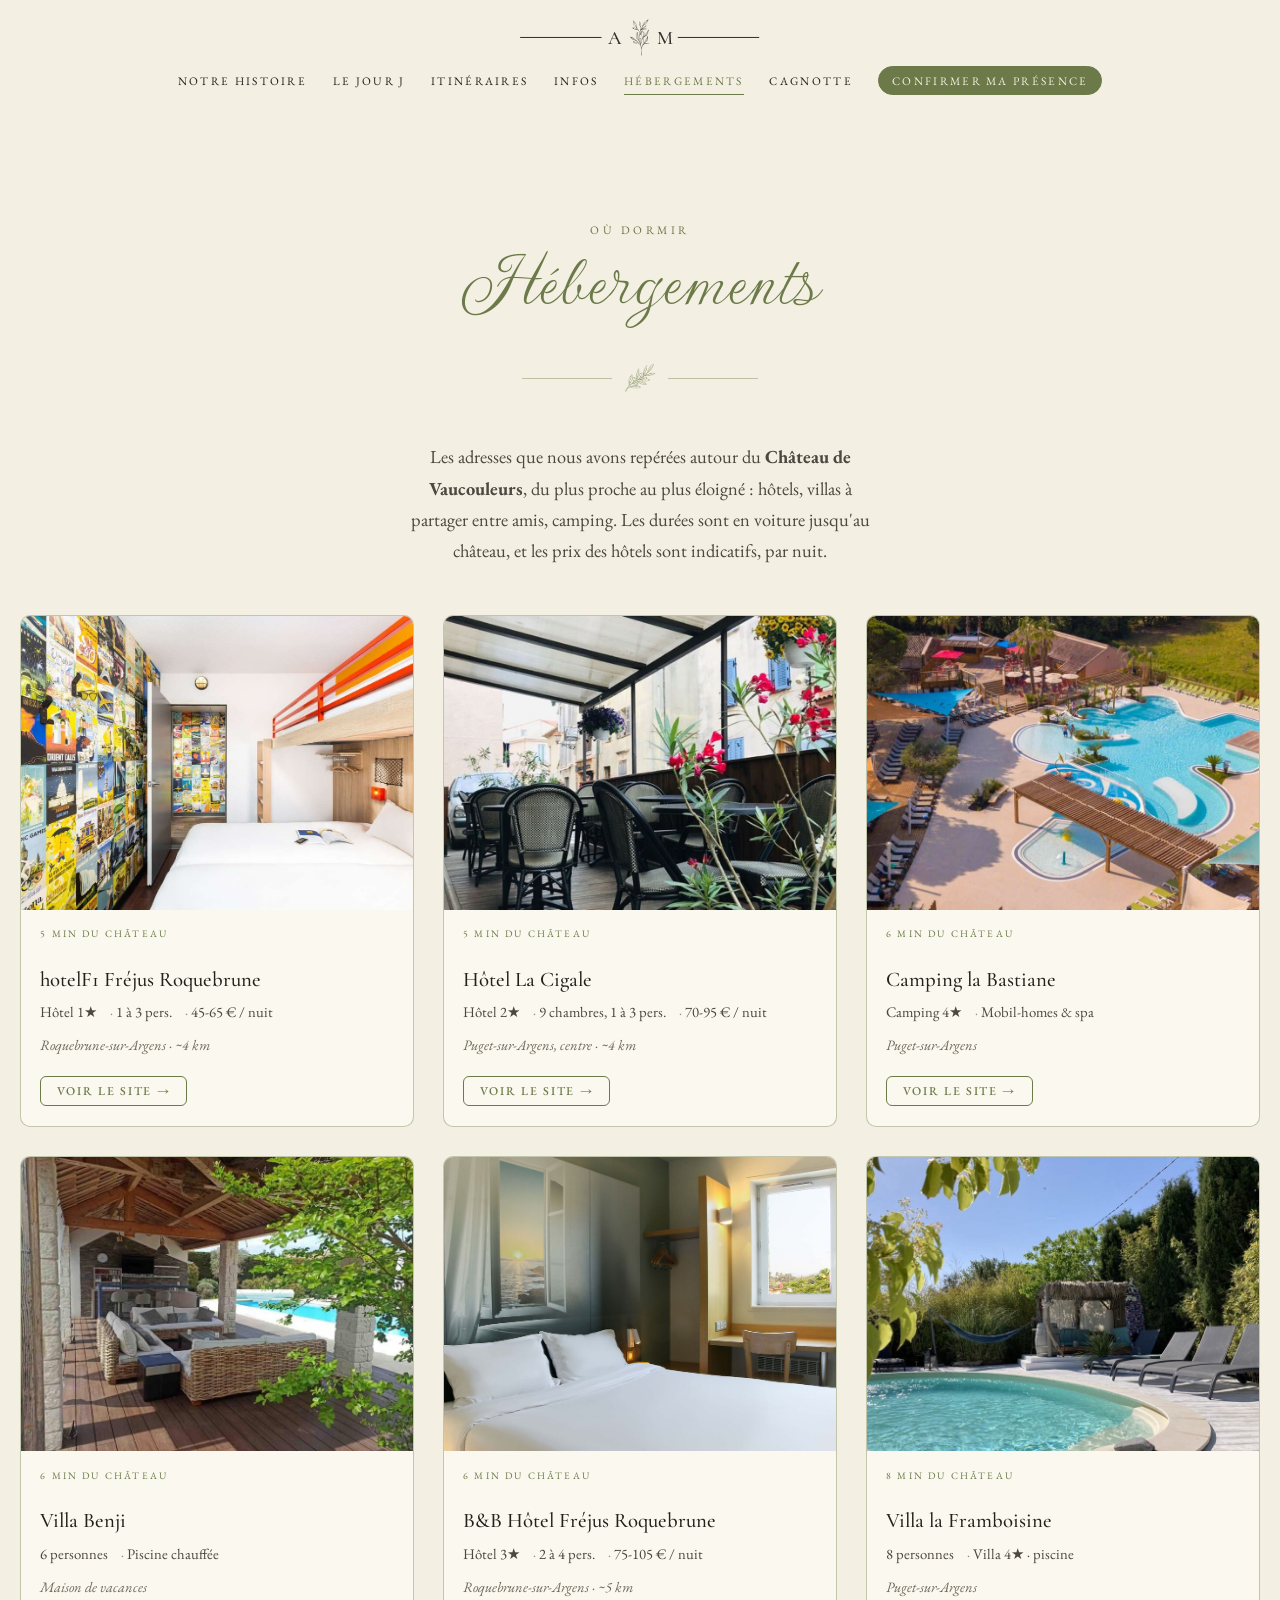
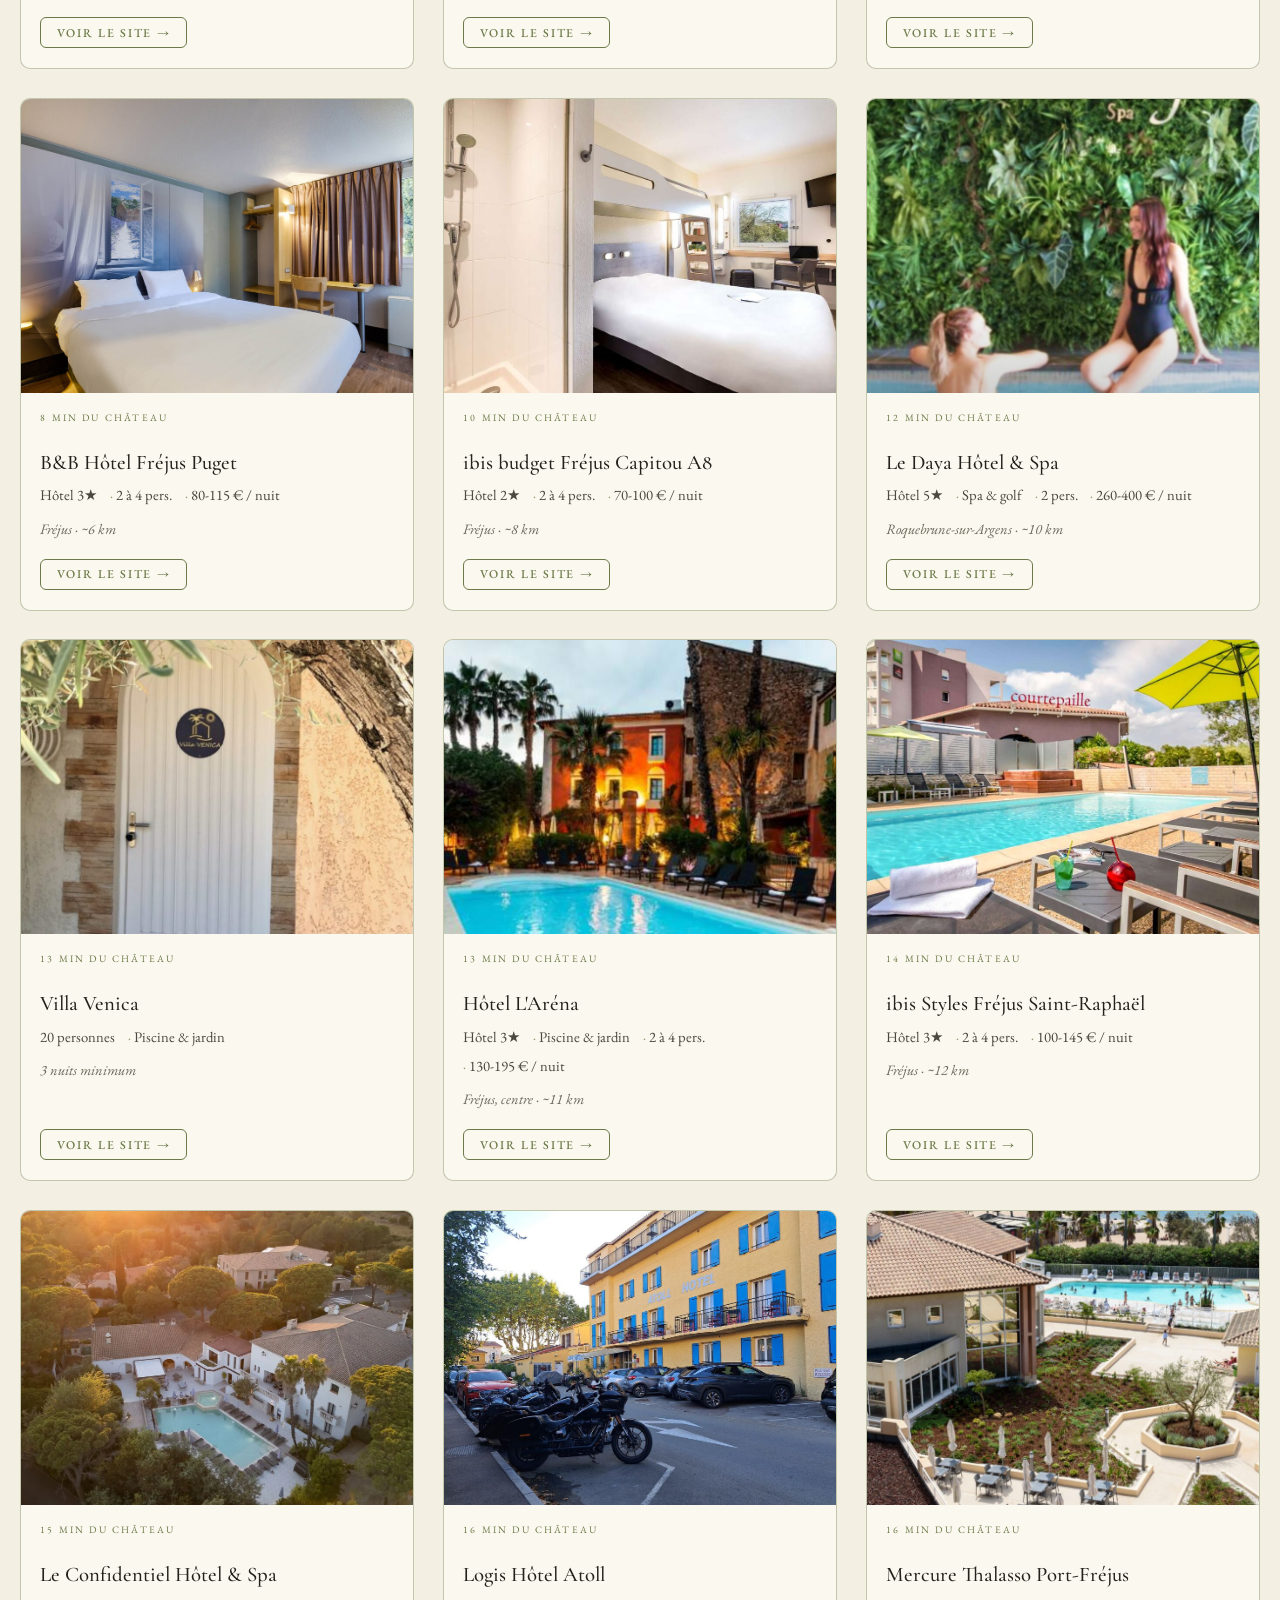
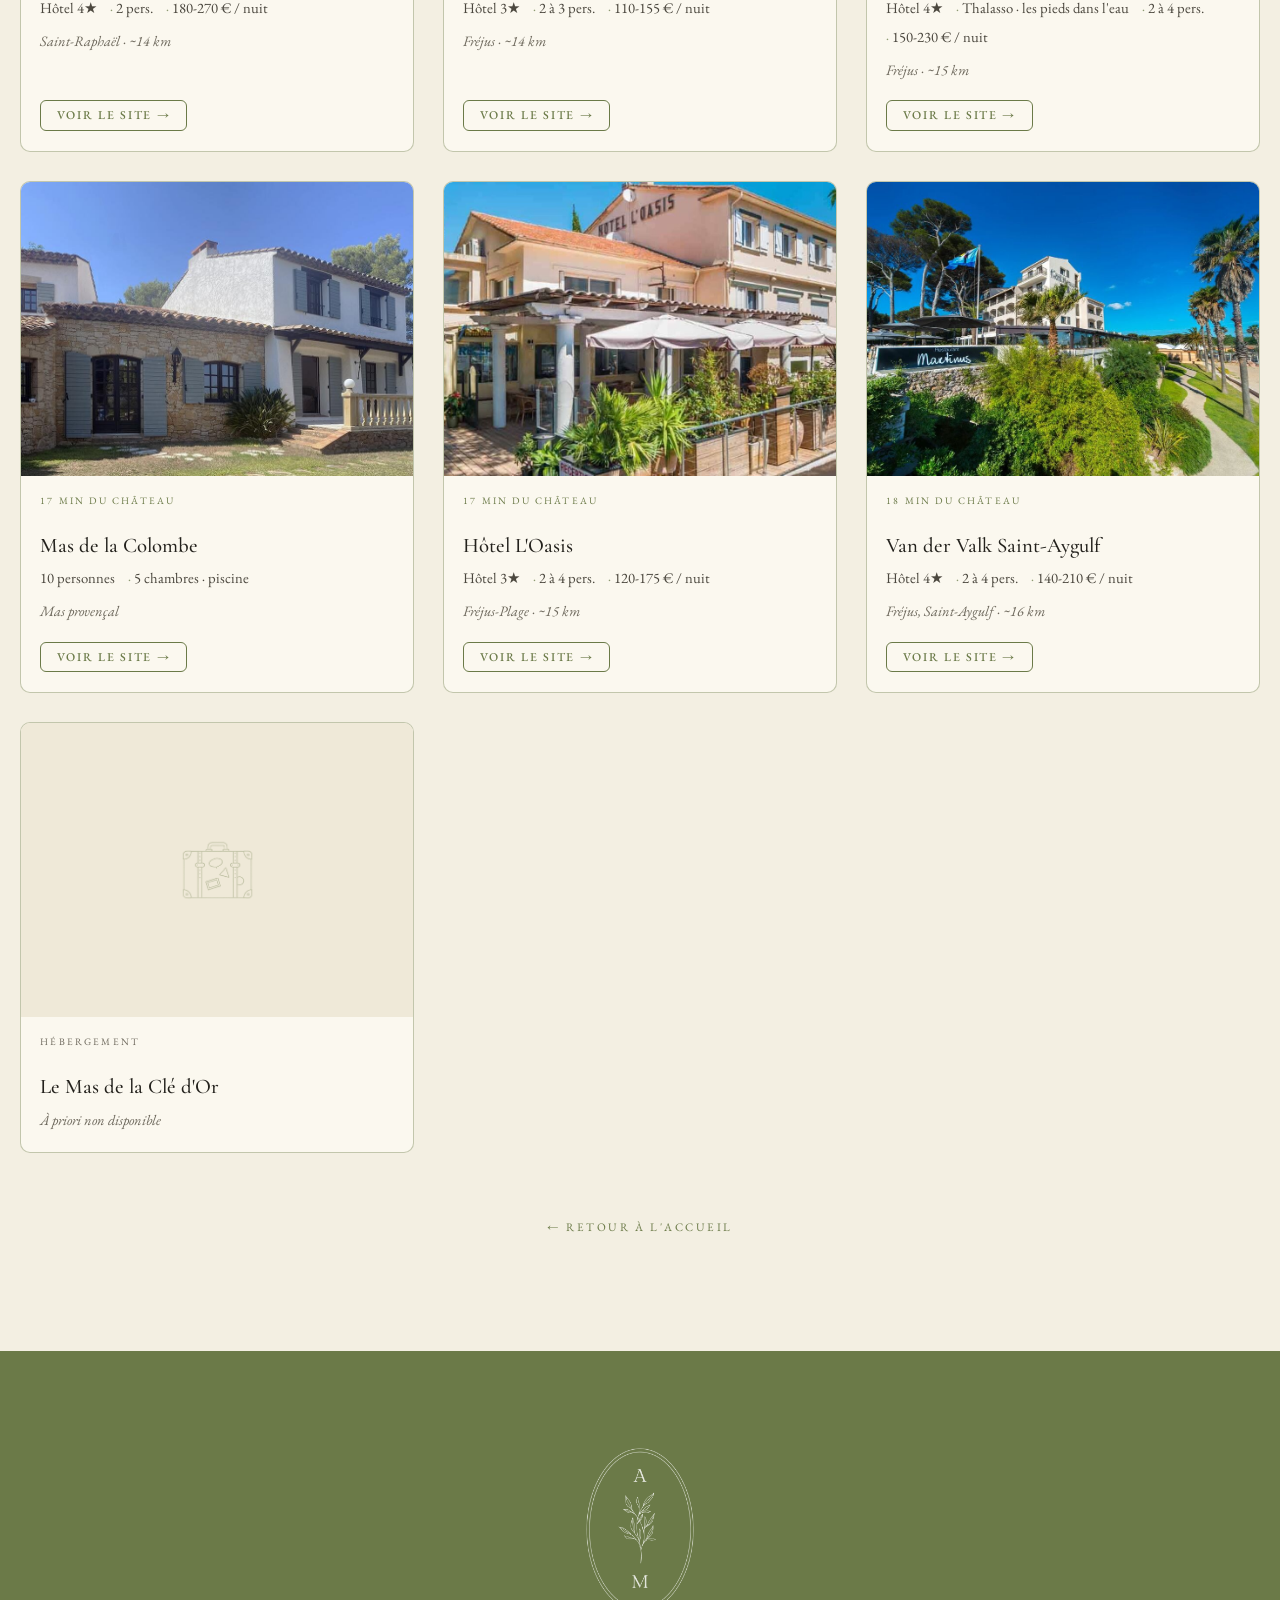
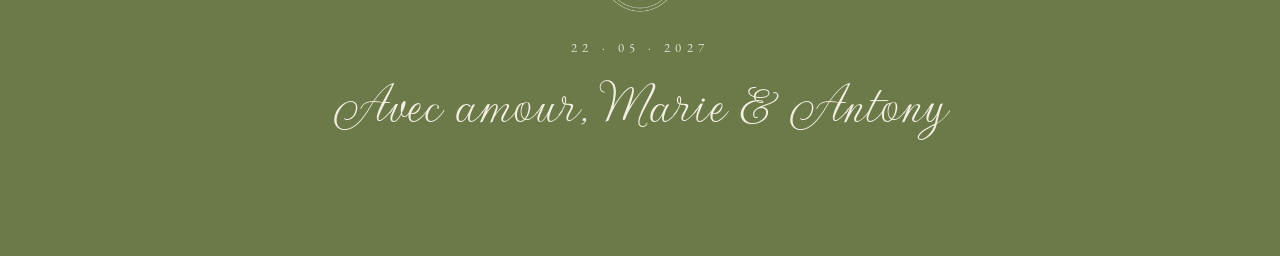
<file: hebergements.html>
<!DOCTYPE html>
<html lang="fr">
<head>
<meta charset="utf-8">
<meta name="viewport" content="width=device-width, initial-scale=1">
<meta name="robots" content="noindex, nofollow, noarchive, nosnippet, noimageindex">
<meta name="googlebot" content="noindex, nofollow, noarchive, nosnippet, noimageindex">
<title>Hébergements — Marie & Antony</title>
<meta name="description" content="Où dormir autour du Château de Vaucouleurs pour le mariage de Marie & Antony, le 22 mai 2027.">
<link rel="icon" type="image/png" href="assets/logos/favicon-am.png">
<link rel="stylesheet" href="ds/styles.css">
<link rel="stylesheet" href="ds/components.css">
<link rel="stylesheet" href="ds/site-illustre.css">
<link rel="stylesheet" href="ds/menu.css">
<style>
  .illu { overflow-x: clip; }

  /* Cartes logements */
  .lodges { display:grid; grid-template-columns:1fr; gap:clamp(1.2rem,3vw,1.8rem); margin-top:clamp(2rem,5vw,3rem); text-align:left; }
  @media (min-width:680px){ .lodges{ grid-template-columns:1fr 1fr; } }
  @media (min-width:1040px){ .lodges{ grid-template-columns:1fr 1fr 1fr; } }
  .lodge { background:var(--ma-cream); border:1px solid var(--ma-line); border-radius:var(--radius-lg); overflow:hidden; display:flex; flex-direction:column; }
  .lodge__media { aspect-ratio:4/3; width:100%; }
  .lodge__media img { width:100%; height:100%; object-fit:cover; display:block; }
  .lodge__media--none { display:flex; align-items:center; justify-content:center; background:var(--ma-ivory-warm); }
  .lodge__media--none img { width:auto; height:62px; opacity:.45; }
  .lodge__body { padding:1.05rem 1.2rem 1.25rem; display:flex; flex-direction:column; gap:.55rem; flex:1; }
  .lodge__trip { font-family:var(--font-caps); text-transform:uppercase; letter-spacing:.22em; font-size:.62rem; color:var(--ma-olive); }
  .lodge__name { font-family:var(--font-serif); font-weight:500; font-size:1.3rem; color:var(--ma-ink); margin:0; line-height:1.15; }
  .lodge__meta { display:flex; flex-wrap:wrap; gap:.3rem .8rem; font-family:var(--font-body); font-size:.92rem; color:var(--ma-ink-soft); }
  .lodge__meta span::before { content:"· "; color:var(--ma-olive-soft); }
  .lodge__meta span:first-child::before { content:""; }
  .lodge__info { font-family:var(--font-body); font-style:italic; color:var(--ma-ink-faint); font-size:.9rem; margin:0; }
  .lodge__cta { margin-top:auto; padding-top:.5rem; }
  .lead { font-family:var(--font-body); font-size:1.15rem; line-height:1.7; color:var(--ma-ink-soft); max-width:52ch; margin:0 auto; }
  .backlink { display:inline-block; margin-top:clamp(2.5rem,6vw,4rem); font-family:var(--font-caps); text-transform:uppercase; letter-spacing:.22em; font-size:.72rem; color:var(--ma-olive); text-decoration:none; }
  .backlink:hover { color:var(--ma-olive-deep); }
  .r { opacity:0; transform:translateY(22px); transition:opacity .7s var(--ease), transform .7s var(--ease); }
  .r.in { opacity:1; transform:none; }
  /* curseur coupe */
  .coupe-cursor{ position:fixed; top:0; left:0; width:30px; height:30px; margin:-15px 0 0 -14px; pointer-events:none; z-index:9999; opacity:0; transition:opacity .3s var(--ease); will-change:transform; }
  .coupe-cursor img{ width:100%; height:100%; display:block; filter:brightness(0); }
  body.coupe-on, body.coupe-on a, body.coupe-on button { cursor:none; }
</style>
<script src="ds/version.js"></script>
</head>
<body>
<div class="illu">

  <svg width="0" height="0" style="position:absolute" aria-hidden="true"><defs><symbol id="br" viewBox="0 0 805 1516"><g transform="translate(0.000000,1516.000000) scale(0.100000,-0.100000)"
fill="currentColor" stroke="none">
<path d="M7509 15103 c-111 -197 -205 -292 -384 -393 -69 -38 -133 -79 -260
-164 -124 -83 -230 -152 -322 -211 -231 -147 -393 -299 -617 -580 -167 -210
-160 -201 -273 -370 -184 -276 -275 -468 -329 -695 -29 -122 -58 -224 -100
-360 -8 -25 -18 -63 -24 -85 -8 -34 -54 -118 -185 -343 -11 -19 -43 -69 -72
-113 -51 -79 -122 -196 -196 -327 -36 -65 -114 -220 -185 -372 -37 -79 -84
-160 -92 -160 -3 0 -5 208 -5 463 0 447 1 468 28 662 41 302 32 549 -28 750
-15 50 -38 126 -51 170 -24 78 -36 133 -74 340 -36 197 -106 475 -145 575 -8
19 -23 82 -35 140 -28 139 -33 150 -69 150 -34 0 -42 -8 -69 -80 -12 -30 -33
-86 -48 -124 -14 -38 -30 -77 -35 -85 -37 -69 -117 -262 -151 -366 -33 -102
-33 -335 0 -445 30 -98 125 -291 198 -400 22 -34 96 -171 147 -275 137 -277
200 -441 227 -595 14 -75 33 -568 26 -670 -8 -127 -33 -337 -42 -351 -3 -6
-10 -68 -14 -138 -8 -128 -13 -150 -85 -346 -15 -38 -32 -90 -40 -115 -7 -25
-18 -58 -24 -75 -6 -16 -21 -66 -34 -109 -13 -44 -28 -81 -34 -83 -5 -2 -29
22 -53 53 -23 31 -50 64 -59 73 -9 9 -56 66 -106 126 -49 61 -95 115 -101 120
-6 6 -42 51 -79 100 -37 50 -75 98 -84 107 -9 9 -33 40 -54 70 -98 137 -154
217 -182 258 -16 25 -62 88 -100 140 -130 175 -165 233 -285 465 -101 195
-144 344 -155 535 -3 63 -12 151 -20 195 -7 44 -16 109 -20 145 -8 89 -49 265
-97 420 -25 80 -101 255 -146 335 -19 33 -38 69 -43 80 -5 11 -13 27 -19 35
-5 8 -37 60 -71 115 -170 274 -259 400 -414 580 -33 39 -81 95 -108 126 -117
138 -226 289 -307 429 -64 110 -96 136 -130 105 -19 -17 -21 -27 -16 -75 20
-183 28 -400 30 -830 4 -587 18 -716 97 -886 10 -23 19 -44 19 -48 0 -4 20
-48 45 -98 130 -258 298 -443 531 -583 295 -177 485 -340 569 -486 63 -110
147 -238 178 -269 22 -23 262 -324 351 -440 74 -99 51 -105 -55 -15 -113 95
-123 102 -294 190 -208 107 -247 131 -444 278 -183 137 -289 196 -431 242 -47
15 -105 34 -130 42 -31 10 -126 18 -315 24 -289 10 -485 29 -554 54 -78 27
-118 11 -104 -43 6 -25 152 -134 383 -287 91 -60 217 -148 280 -195 306 -228
453 -274 965 -300 178 -9 317 -33 438 -74 26 -9 54 -16 61 -16 20 0 125 -47
254 -114 20 -10 80 -62 132 -115 100 -100 126 -129 224 -246 55 -66 172 -199
207 -235 54 -57 149 -180 154 -202 7 -27 -8 -126 -30 -198 -18 -58 -52 -212
-60 -270 -3 -25 -12 -72 -20 -105 -7 -33 -16 -91 -20 -130 -3 -38 -12 -108
-20 -155 -14 -82 -22 -222 -46 -780 -15 -352 -7 -775 20 -1054 12 -121 24
-222 26 -226 2 -4 9 -58 15 -121 6 -63 17 -141 25 -174 7 -33 16 -87 20 -120
3 -33 12 -85 20 -115 7 -30 23 -95 34 -145 50 -223 74 -325 92 -384 10 -35 19
-74 19 -85 0 -12 9 -50 20 -85 22 -69 19 -111 -6 -90 -8 6 -14 16 -14 20 0 10
-126 185 -219 306 -259 333 -410 601 -390 693 33 153 30 629 -6 840 -8 47 -19
144 -25 215 -6 72 -13 137 -15 145 -2 8 -9 83 -15 165 -11 139 -53 461 -66
495 -3 8 -12 51 -19 95 -31 177 -66 327 -116 500 -96 324 -122 446 -135 625
-7 113 -30 153 -73 131 -49 -27 -127 -166 -176 -316 -89 -276 -125 -405 -150
-535 -23 -122 -45 -235 -60 -310 -9 -41 -20 -100 -25 -130 -9 -58 -42 -239
-60 -329 -28 -147 -4 -445 46 -559 8 -18 14 -38 14 -45 0 -7 17 -48 39 -92 21
-44 41 -90 45 -103 7 -21 71 -141 96 -182 6 -8 19 -32 30 -52 71 -131 322
-420 469 -540 68 -55 85 -80 130 -188 6 -14 15 -32 21 -40 5 -8 31 -53 57
-100 62 -111 218 -343 291 -433 326 -405 440 -613 506 -924 8 -35 18 -75 24
-90 6 -16 16 -50 21 -78 6 -27 23 -90 37 -140 14 -49 31 -115 39 -145 7 -30
20 -82 28 -115 8 -33 24 -105 37 -160 12 -55 28 -120 35 -145 46 -155 78 -400
52 -400 -19 0 -55 116 -101 330 -56 260 -128 445 -249 639 -35 56 -120 175
-137 191 -3 3 -55 66 -115 140 -60 74 -123 151 -141 170 -17 19 -62 71 -100
115 -38 44 -101 114 -140 155 -97 102 -159 172 -225 255 -104 129 -331 349
-439 426 -25 17 -49 36 -55 43 -5 6 -41 32 -80 58 -44 29 -86 69 -113 105
-166 225 -213 284 -282 353 -43 42 -111 102 -152 132 -118 88 -392 289 -460
338 -35 24 -141 102 -236 173 -95 70 -200 145 -233 165 -33 20 -81 50 -107 66
-148 91 -398 203 -512 230 -30 7 -73 18 -95 24 -89 25 -206 44 -318 53 -64 5
-130 15 -145 23 -56 28 -132 40 -149 23 -23 -23 -11 -41 43 -67 105 -51 283
-223 406 -393 105 -144 220 -288 275 -345 58 -60 280 -253 320 -279 15 -10 34
-23 41 -30 18 -18 134 -84 217 -126 280 -139 427 -191 825 -292 50 -13 129
-36 267 -79 29 -9 55 -21 58 -26 3 -6 14 -10 23 -10 9 0 40 -12 67 -25 28 -14
55 -25 60 -25 84 -2 410 -269 650 -535 65 -71 155 -168 200 -215 118 -123 185
-199 185 -210 0 -10 -36 7 -110 52 -98 58 -281 152 -340 173 -77 28 -272 63
-391 70 -63 3 -184 15 -270 26 -200 24 -237 40 -357 152 -152 142 -225 171
-552 218 -72 10 -178 40 -253 71 -151 61 -178 8 -75 -147 137 -207 338 -411
488 -497 171 -97 471 -158 691 -138 217 19 329 32 408 46 107 20 364 23 406 5
17 -7 51 -17 78 -22 52 -10 200 -80 287 -137 229 -151 423 -355 544 -572 26
-47 51 -92 56 -100 72 -121 140 -303 185 -498 8 -35 19 -71 24 -80 4 -9 11
-35 15 -57 7 -40 36 -139 61 -205 7 -19 25 -69 40 -110 15 -41 33 -88 40 -105
41 -94 121 -444 140 -615 3 -30 12 -89 20 -130 7 -41 16 -106 20 -145 3 -38
13 -108 22 -155 22 -116 22 -751 -1 -945 -8 -71 -18 -177 -21 -235 -4 -58 -11
-125 -17 -150 -5 -25 -16 -99 -23 -165 -8 -66 -20 -172 -28 -235 -36 -276 -38
-320 -22 -413 23 -129 62 -181 112 -149 6 4 18 73 28 165 9 87 18 163 20 170
3 7 11 79 20 160 8 82 18 153 21 158 3 5 12 92 20 192 7 100 18 229 23 287 27
289 8 792 -44 1165 -58 420 -61 472 -36 592 12 59 28 128 36 153 7 25 16 63
20 85 12 79 82 313 155 520 30 84 126 277 225 449 22 37 53 91 68 120 16 28
39 67 51 86 12 19 27 44 33 55 104 176 161 242 327 373 370 294 530 334 911
227 50 -14 115 -31 145 -37 71 -16 505 -16 615 0 44 7 112 17 150 22 39 6 151
12 250 13 180 3 180 3 183 28 2 21 -10 38 -65 89 -169 156 -398 246 -613 242
-58 -1 -303 -3 -545 -5 -271 -2 -467 -8 -510 -15 -135 -22 -146 -14 -52 43
429 263 917 800 1042 1146 22 62 62 198 69 239 4 19 13 62 21 95 19 79 45 239
56 345 5 47 16 144 25 217 32 260 8 816 -38 844 -38 24 -78 -10 -78 -66 0 -17
-11 -58 -24 -91 -112 -279 -159 -383 -191 -424 -6 -8 -16 -26 -23 -40 -23 -48
-124 -194 -184 -266 -208 -249 -296 -369 -371 -504 -27 -47 -52 -92 -57 -100
-18 -27 -78 -156 -130 -277 -12 -27 -28 -61 -35 -76 -8 -16 -15 -34 -15 -40 0
-7 -12 -34 -25 -62 -14 -27 -25 -54 -25 -60 0 -5 -14 -44 -31 -85 -17 -41 -37
-93 -45 -115 -7 -22 -25 -71 -39 -110 -14 -38 -41 -115 -59 -170 -19 -55 -38
-111 -44 -125 -6 -14 -25 -70 -42 -125 -41 -130 -84 -218 -130 -269 -79 -87
-296 -365 -351 -451 -32 -49 -67 -102 -79 -117 -11 -14 -20 -31 -20 -37 0 -6
-4 -11 -10 -11 -13 0 -13 10 4 56 7 22 17 64 21 94 3 30 13 80 20 110 8 30 16
82 20 115 3 33 13 103 21 155 39 263 43 626 13 1204 -36 691 -20 886 93 1095
106 196 162 263 293 349 73 48 92 60 172 103 229 123 426 243 524 319 25 19
58 44 73 55 16 11 39 29 51 40 13 11 61 53 107 93 89 77 155 147 285 303 181
219 247 359 328 709 7 30 25 100 40 155 15 55 33 127 40 160 18 84 43 199 60
275 8 36 17 85 21 110 11 80 54 219 118 380 60 150 67 182 50 208 -37 56 -96
12 -258 -192 -61 -78 -119 -152 -129 -166 -9 -14 -37 -52 -61 -85 -24 -33 -66
-91 -92 -130 -27 -38 -71 -100 -99 -136 -27 -36 -61 -81 -75 -99 -14 -18 -41
-54 -60 -79 -20 -25 -62 -86 -94 -136 -33 -49 -135 -204 -228 -343 -174 -260
-291 -455 -351 -584 -87 -185 -104 -219 -158 -313 -62 -110 -230 -364 -287
-435 -33 -41 -181 -190 -189 -190 -13 0 14 109 52 210 14 38 38 108 60 180 23
73 46 143 60 180 22 59 55 172 64 225 5 28 14 62 20 77 6 15 15 85 22 156 21
239 -24 589 -103 802 -24 64 -104 228 -122 250 -7 8 -34 50 -60 93 -37 59 -53
77 -71 77 -43 0 -48 -20 -35 -132 20 -161 18 -601 -4 -723 -22 -128 -35 -400
-36 -737 0 -253 -18 -546 -41 -683 -6 -33 -17 -107 -25 -164 -17 -125 -39
-239 -59 -301 -8 -25 -19 -75 -26 -113 -18 -106 -43 -103 -65 10 -7 37 -24
106 -39 153 -15 47 -33 108 -40 135 -8 28 -34 106 -58 175 -25 69 -50 141 -56
160 -7 19 -16 42 -21 51 -4 8 -20 47 -35 85 -36 91 -236 550 -307 704 -20 41
-39 86 -43 100 -4 14 -11 30 -15 35 -5 6 -26 58 -48 117 -45 124 -45 126 32
207 69 75 196 251 264 367 90 154 144 281 186 439 9 33 23 143 30 245 22 301
3 448 -52 414 -28 -17 -235 -335 -311 -479 -55 -103 -180 -320 -236 -410 -77
-124 -135 -224 -135 -234 0 -4 -6 -14 -14 -20 -15 -13 -56 20 -56 43 0 6 -17
36 -38 66 -79 114 -122 197 -122 237 0 49 39 171 97 303 58 130 65 146 74 160
5 8 14 26 19 39 24 54 107 166 154 205 118 99 389 274 456 294 19 6 55 18 80
28 53 19 213 15 365 -11 163 -27 700 -3 865 39 81 21 189 47 237 57 24 4 56
15 72 24 17 8 35 15 42 15 6 0 30 9 53 19 95 45 155 71 164 71 4 0 21 14 37
30 29 30 29 30 9 57 -31 42 -184 82 -479 128 -284 44 -479 24 -800 -81 -80
-26 -158 -55 -187 -70 -14 -8 -32 -14 -39 -14 -11 0 -35 -10 -154 -65 -102
-47 -145 -65 -157 -65 -8 0 -22 -6 -33 -14 -11 -7 -31 -17 -45 -21 -31 -9
-202 -94 -250 -123 -152 -93 -151 -79 3 76 165 167 290 246 502 318 22 7 72
25 110 39 39 15 86 31 105 37 153 45 375 148 469 216 35 26 79 58 99 71 123
82 333 325 502 581 56 85 110 166 120 180 76 109 94 250 32 250 -7 0 -41 -26
-75 -58 -94 -87 -141 -115 -287 -170 -472 -178 -591 -260 -875 -597 -173 -205
-293 -330 -437 -453 -37 -31 -158 -148 -270 -259 -111 -111 -206 -199 -210
-195 -5 5 1 30 12 57 10 28 30 79 44 115 58 152 159 357 245 496 17 27 39 65
50 84 66 119 376 566 501 723 112 141 252 261 380 325 14 7 43 23 65 36 22 13
58 33 80 45 22 11 56 31 75 43 19 12 64 37 100 56 232 124 362 245 665 618 22
27 108 130 190 229 161 193 245 301 291 378 16 26 39 64 51 85 13 20 27 48 33
62 5 14 14 32 19 41 5 9 24 54 41 100 18 46 38 100 45 119 51 132 135 514 135
610 0 111 -48 126 -101 33z m-179 -391 c0 -41 -161 -233 -394 -470 -133 -135
-248 -253 -256 -262 -8 -8 -109 -115 -225 -235 -193 -202 -367 -388 -506 -540
-48 -52 -169 -183 -360 -389 -62 -67 -127 -151 -142 -183 -6 -13 -16 -23 -24
-23 -18 0 -16 33 8 120 61 220 163 419 345 675 103 144 124 173 223 298 205
262 413 445 741 652 19 13 67 43 105 67 39 25 138 87 220 138 146 91 206 132
233 158 19 17 32 15 32 -6z m107 -44 c-23 -106 -41 -163 -99 -313 -61 -158
-172 -336 -309 -495 -26 -30 -89 -104 -140 -165 -52 -60 -99 -114 -105 -120
-6 -5 -44 -50 -86 -100 -272 -323 -364 -418 -487 -499 -39 -25 -74 -46 -77
-46 -4 0 -15 -6 -23 -14 -17 -15 -112 -66 -305 -165 -107 -55 -164 -93 -234
-158 -27 -25 -42 -29 -42 -12 0 12 120 161 189 234 26 28 123 136 216 240 94
105 250 269 349 365 98 96 233 236 299 310 67 74 131 144 142 155 11 11 60 65
110 120 49 55 160 172 246 260 173 177 232 247 299 353 46 72 66 90 57 50z
m-5711 -599 c9 -18 73 -91 142 -163 187 -193 257 -282 362 -459 19 -32 45 -75
57 -95 12 -20 30 -51 40 -69 10 -18 56 -99 103 -180 144 -251 201 -393 261
-658 38 -165 64 -329 79 -499 7 -70 16 -142 21 -160 11 -38 12 -76 2 -76 -9 0
-103 148 -138 215 -8 17 -25 48 -38 70 -61 105 -151 278 -342 653 -147 288
-184 357 -240 447 -98 156 -189 358 -238 525 -47 160 -55 195 -62 249 -4 30
-16 84 -26 120 -30 104 -20 150 17 80z m-108 -106 c13 -38 27 -90 31 -118 13
-72 41 -184 57 -225 7 -19 18 -54 24 -77 6 -23 14 -45 19 -47 5 -3 12 -18 15
-32 11 -44 104 -238 181 -379 25 -44 49 -91 55 -103 6 -13 28 -54 49 -90 21
-37 65 -116 96 -177 31 -60 65 -123 75 -140 16 -28 39 -70 115 -210 18 -33 62
-116 98 -185 36 -69 77 -145 91 -170 14 -25 33 -62 42 -82 9 -21 20 -38 25
-38 5 0 9 -9 9 -20 0 -30 -10 -26 -91 38 -41 31 -92 69 -114 83 -370 238 -475
336 -612 574 -143 247 -179 388 -188 735 -10 379 -12 730 -6 730 4 0 17 -30
29 -67z m2485 -85 c60 -173 109 -376 142 -589 8 -54 19 -108 24 -120 5 -13 12
-49 16 -79 4 -30 13 -68 20 -85 6 -16 15 -47 19 -69 4 -21 13 -52 21 -70 59
-137 81 -319 72 -593 -7 -199 -15 -221 -51 -139 -14 32 -26 61 -26 64 0 17
-292 586 -382 742 -118 205 -135 469 -43 665 8 17 35 80 60 140 67 160 88 205
95 205 4 0 19 -33 33 -72z m2477 -1568 c0 -8 -141 -222 -192 -290 -199 -268
-387 -433 -623 -544 -33 -15 -69 -32 -79 -38 -10 -5 -42 -18 -70 -27 -28 -10
-120 -41 -204 -70 -199 -69 -207 -65 -101 47 46 48 106 114 134 147 218 263
398 441 539 533 85 55 301 154 386 177 42 11 154 56 165 66 12 12 45 12 45 -1z
m-4625 -854 c120 -33 164 -50 243 -92 89 -48 390 -280 378 -291 -2 -3 -37 3
-78 11 -40 9 -116 26 -168 37 -52 11 -110 27 -128 35 -18 8 -38 14 -46 14 -7
0 -66 26 -132 59 -127 63 -261 126 -334 159 -234 103 -233 107 4 99 138 -5
188 -11 261 -31z m-525 -39 c77 -33 149 -67 360 -170 281 -137 368 -171 585
-226 44 -11 109 -27 144 -36 35 -9 98 -19 140 -22 76 -5 182 -35 211 -59 8 -7
27 -16 43 -19 39 -10 44 -25 8 -25 -16 0 -32 4 -35 9 -8 12 -168 29 -335 36
-290 12 -485 45 -605 102 -80 38 -107 56 -252 165 -166 126 -197 147 -260 183
-143 83 -146 123 -4 62z m4999 -243 c64 -8 145 -21 181 -29 36 -8 82 -17 103
-20 21 -3 37 -11 35 -17 -7 -19 -283 -118 -373 -133 -22 -4 -60 -13 -85 -21
-123 -37 -553 -62 -717 -40 -67 9 -141 16 -165 16 -40 0 -79 13 -68 23 3 2 32
16 65 31 33 15 67 31 75 35 33 18 247 100 285 110 22 6 58 15 80 21 148 40
392 50 584 24z m1121 -945 c-13 -23 -42 -154 -65 -288 -8 -47 -19 -98 -24
-115 -6 -17 -13 -53 -17 -81 -4 -27 -11 -61 -16 -75 -5 -14 -16 -52 -23 -85
-60 -257 -141 -501 -207 -623 -101 -188 -458 -560 -659 -688 -268 -170 -306
-180 -177 -45 46 47 107 113 136 146 30 33 120 128 201 210 210 214 315 351
397 518 25 51 50 101 56 111 5 10 19 44 29 75 35 100 67 195 77 231 6 19 23
67 37 105 15 39 32 91 40 117 7 25 17 52 21 60 5 7 16 33 25 58 9 25 35 97 58
160 24 63 47 131 53 150 5 19 16 42 24 51 8 8 14 18 14 22 0 3 5 18 12 34 12
28 12 28 16 1 2 -15 -2 -37 -8 -49z m-2563 -83 c-9 -17 -30 -69 -47 -116 -71
-187 -188 -406 -304 -567 -26 -38 -64 -92 -83 -121 -39 -58 -56 -62 -61 -15
-5 45 100 246 263 508 24 39 52 84 61 100 54 96 179 275 182 260 2 -10 -3 -31
-11 -49z m97 -81 c-18 -144 -85 -329 -176 -485 -70 -119 -295 -425 -313 -425
-16 0 -18 45 -2 63 7 9 28 42 46 72 18 30 52 87 76 125 151 240 299 534 336
665 19 66 19 66 30 50 5 -8 7 -37 3 -65z m2285 25 c-13 -57 -51 -168 -104
-300 -25 -63 -62 -162 -82 -220 -19 -58 -39 -109 -43 -115 -4 -5 -13 -26 -18
-45 -81 -269 -163 -410 -374 -642 -194 -215 -551 -586 -565 -587 -7 -1 -16 -9
-22 -18 -5 -10 -13 -15 -17 -10 -4 4 0 15 8 24 16 18 138 230 138 239 0 3 18
43 40 90 22 47 40 88 40 91 0 40 274 510 427 732 18 25 80 116 138 201 58 85
139 202 180 260 102 143 139 195 185 260 67 95 83 105 69 40z m-1632 -348
c115 -252 178 -592 159 -862 -9 -114 -25 -200 -71 -355 -52 -181 -68 -234 -80
-265 -8 -19 -26 -80 -41 -135 -15 -55 -34 -108 -42 -117 -8 -9 -18 -32 -23
-50 -8 -31 -8 -30 -3 7 3 22 9 279 14 570 7 420 12 552 26 635 13 78 17 170
18 363 1 164 5 257 11 257 6 -1 20 -22 32 -48z m-1511 -177 c46 -75 111 -183
132 -218 24 -41 12 -71 -113 -282 -73 -123 -96 -164 -205 -370 -49 -93 -60
-107 -61 -80 -3 44 3 144 12 205 5 36 16 115 24 175 21 153 83 463 103 515 5
14 13 49 17 78 10 75 35 69 91 -23z m-1167 -148 c6 -8 17 -42 25 -78 19 -90
45 -184 66 -249 38 -119 50 -159 73 -260 53 -227 78 -356 103 -545 7 -60 18
-135 24 -165 5 -30 14 -136 20 -235 7 -99 13 -182 15 -185 2 -3 9 -53 15 -110
6 -58 18 -141 26 -185 27 -144 31 -625 5 -625 -10 0 -66 204 -96 345 -18 83
-71 292 -101 395 -7 25 -16 70 -19 100 -4 30 -13 80 -20 110 -8 30 -17 82 -20
115 -4 33 -13 87 -20 120 -7 33 -16 96 -19 140 -24 330 -49 602 -61 665 -39
210 -64 660 -36 660 5 0 14 -6 20 -13z m-116 -154 c4 -43 12 -145 17 -228 6
-82 17 -193 25 -245 8 -52 19 -194 25 -315 6 -121 15 -247 20 -280 5 -33 11
-103 15 -155 4 -52 13 -120 20 -150 7 -30 16 -77 20 -105 7 -59 38 -193 64
-285 34 -118 77 -284 96 -375 21 -98 46 -197 60 -240 21 -63 38 -145 31 -152
-10 -11 -53 25 -145 124 -146 157 -227 273 -341 488 -23 44 -49 91 -56 105
-99 185 -164 540 -124 680 5 19 15 73 21 120 6 47 17 110 24 140 7 30 16 78
20 105 3 28 12 75 20 105 17 68 44 209 60 315 15 94 39 208 60 285 8 30 19 74
25 98 17 69 36 53 43 -35z m1547 -197 c0 -2 3 -11 6 -19 5 -14 -51 -77 -68
-77 -25 0 25 99 50 100 6 0 12 -2 12 -4z m89 -158 c13 -29 33 -75 46 -103 12
-27 44 -104 70 -170 26 -65 51 -126 56 -135 4 -8 29 -60 54 -115 25 -55 50
-107 54 -115 10 -18 91 -221 116 -290 22 -60 38 -118 81 -290 19 -80 42 -170
49 -200 8 -30 21 -89 30 -130 25 -121 42 -190 65 -265 12 -38 30 -97 40 -130
30 -99 51 -158 65 -190 58 -132 113 -425 137 -729 12 -165 5 -694 -11 -776 -6
-30 -18 -102 -26 -160 -42 -306 -86 -495 -159 -680 -37 -95 -107 -279 -135
-355 -11 -27 -29 -84 -41 -125 -12 -41 -30 -102 -40 -135 -10 -33 -30 -100
-45 -150 -15 -49 -33 -106 -40 -125 -23 -60 -90 -293 -100 -350 -12 -64 -16
-72 -30 -60 -15 12 -31 93 -40 200 -4 41 -13 104 -21 140 -7 36 -18 103 -24
148 -6 46 -15 94 -19 105 -5 12 -11 49 -15 82 -4 33 -13 83 -21 110 -7 28 -17
76 -20 107 -4 32 -20 106 -36 165 -51 186 -71 317 -64 413 11 152 26 281 36
308 6 15 17 59 24 97 26 139 47 222 76 310 31 91 71 253 83 335 4 25 15 88 24
140 29 164 25 919 -6 1060 -72 329 -232 618 -344 620 -44 0 -54 -31 -29 -98
31 -89 42 -306 35 -734 -7 -400 2 -525 55 -758 11 -47 27 -118 36 -158 20 -91
30 -337 17 -417 -9 -55 -20 -105 -57 -255 -7 -30 -17 -83 -20 -117 -4 -35 -11
-63 -15 -63 -11 0 -40 87 -55 165 -14 69 -39 168 -60 240 -19 62 -43 161 -60
240 -7 33 -25 105 -40 160 -33 122 -75 299 -115 490 -6 28 -19 91 -30 140 -29
140 -50 245 -59 305 -5 30 -16 98 -24 150 -81 497 -108 1125 -62 1416 32 199
105 344 245 484 80 80 328 300 338 300 4 0 18 -24 31 -52z m2714 -1270 c-23
-140 -70 -318 -108 -418 -88 -226 -233 -526 -320 -660 -85 -131 -124 -190
-204 -305 -95 -137 -202 -296 -394 -585 -64 -96 -125 -186 -136 -200 -24 -30
-40 -20 -19 12 9 13 19 39 23 58 4 19 12 41 17 50 9 16 122 339 140 400 15 53
139 364 149 375 5 5 9 15 9 23 0 29 210 431 275 527 64 94 97 137 303 388 84
102 175 245 214 334 15 37 49 79 64 83 1 0 -5 -37 -13 -82z m-6694 27 c25 -8
86 -27 134 -41 125 -38 290 -111 402 -179 22 -13 54 -31 70 -40 102 -54 201
-124 493 -344 219 -165 236 -177 324 -237 182 -124 418 -329 418 -363 0 -19
-17 -12 -67 27 -82 64 -156 109 -295 180 -126 64 -164 81 -233 107 -201 76
-349 180 -625 442 -48 46 -98 91 -111 101 -47 36 -130 93 -152 103 -12 6 -56
29 -98 52 -42 23 -116 64 -165 91 -49 26 -101 57 -115 67 -15 10 -39 21 -53
25 -14 3 -29 10 -32 15 -8 14 54 11 105 -6z m-134 -64 c39 -19 135 -71 215
-116 80 -45 152 -85 160 -89 8 -4 33 -18 55 -31 22 -13 54 -32 70 -41 62 -35
143 -105 260 -224 211 -214 353 -312 640 -440 244 -109 536 -271 561 -311 11
-18 -26 -20 -58 -4 -48 24 -250 89 -353 115 -217 53 -439 129 -593 204 -40 20
-74 36 -77 36 -6 0 -125 69 -183 107 -138 90 -320 267 -515 503 -67 80 -156
184 -199 231 -64 71 -88 111 -59 97 3 -2 38 -18 76 -37z m6921 -140 c-9 -112
-35 -332 -41 -341 -3 -4 -12 -54 -20 -110 -8 -56 -17 -106 -20 -109 -2 -4 -11
-47 -19 -97 -85 -487 -361 -856 -992 -1326 -100 -75 -118 -74 -57 2 106 131
127 160 210 285 47 72 131 198 187 280 353 527 420 641 559 945 47 103 119
341 138 460 23 136 65 145 55 11z m-2815 -270 c54 -111 68 -143 86 -196 67
-199 68 -211 67 -690 -1 -408 -3 -448 -23 -555 -25 -128 -29 -145 -36 -138 -5
5 -28 120 -45 233 -6 33 -16 85 -24 115 -48 180 -56 291 -53 787 1 260 5 473
8 473 3 0 12 -13 20 -29z m-2961 -1386 c317 -49 386 -75 507 -193 147 -144
288 -193 598 -207 145 -7 351 -37 368 -54 6 -6 -16 -11 -59 -15 -38 -3 -107
-13 -154 -21 -237 -42 -509 -54 -678 -30 -316 45 -488 159 -737 489 -51 67
-46 83 19 59 23 -8 84 -21 136 -28z m5935 -589 c90 -23 212 -75 288 -123 51
-32 41 -38 -80 -47 -51 -3 -111 -10 -135 -15 -24 -5 -134 -15 -244 -22 -292
-17 -469 0 -699 66 -313 90 -519 37 -859 -220 -29 -22 -66 -49 -81 -60 -15
-11 -35 -28 -44 -37 -16 -19 -41 -24 -41 -9 0 18 136 178 231 271 174 172 393
223 870 202 229 -10 448 -5 494 13 37 14 218 3 300 -19z"/>
</g></symbol></defs></svg>
  <header class="nav2" id="nav2">
    <a class="nav2__brand" href="index.html#accueil" aria-label="Accueil — Marie & Antony"><svg class="nav2__mono" viewBox="0 0 680 120" role="img" aria-label="A M — Marie &amp; Antony"><line x1="14" y1="64" x2="236" y2="64"/><line x1="444" y1="64" x2="666" y2="64"/><text x="272" y="82">A</text><use href="#br" x="313.4" y="14" width="53.1" height="100"/><text x="408" y="82">M</text></svg></a>
    <nav class="nav2__menu">
      <a href="index.html#histoire">Notre histoire</a>
      <a href="index.html#jourj">Le jour J</a>
      <a href="index.html#lieux">Itinéraires</a>
      <a href="index.html#infos">Infos</a>
      <a href="hebergements.html" aria-current="page">Hébergements</a>
      <a href="cagnotte.html">Cagnotte</a>
      <a href="index.html#rsvp" class="nav2__cta">Confirmer ma présence</a>
    </nav>
  </header>

  <main>
    <section class="sec col--wide">
      <p class="eyebrow-caps r">Où dormir</p>
      <h1 class="script-big r" style="font-size:clamp(3rem,8vw,5rem)">Hébergements</h1>
      <div class="dot-rule r" aria-hidden="true"><span class="l"></span><img src="assets/icons/icon-branche-olivier.png" alt=""><span class="l"></span></div>
      <p class="lead r">Les adresses que nous avons repérées autour du <strong>Château de Vaucouleurs</strong>, du plus proche au plus éloigné : hôtels, villas à partager entre amis, camping. Les durées sont en voiture jusqu'au château, et les prix des hôtels sont indicatifs, par nuit.</p>
      <div class="lodges" id="lodges"></div>
      <div style="text-align:center"><a class="backlink" href="index.html#accueil">← Retour à l'accueil</a></div>
    </section>
  </main>

  <footer class="ifooter">
    <img class="mono" src="assets/logos/logo-am-ovale.png" alt="Marie & Antony" style="filter:brightness(0) invert(1)">
    <p class="date">22 · 05 · 2027</p>
    <p class="sign">Avec amour, Marie &amp; Antony</p>
  </footer>
</div>

<script>
(function(){
  'use strict';
  var reduce = matchMedia('(prefers-reduced-motion: reduce)').matches;
  var HB='assets/hebergements/';
  var LODGES=[
    {"name": "hotelF1 Fréjus Roquebrune", "img": "hotelf1.jpg", "trip": "5 min", "meta": ["Hôtel 1★", "1 à 3 pers.", "45-65 € / nuit"], "info": "Roquebrune-sur-Argens · ~4 km", "site": "https://all.accor.com/hotel/2488/index.fr.shtml", "cta": "Voir le site →"},
    {"name": "Hôtel La Cigale", "img": "cigale.jpg", "trip": "5 min", "meta": ["Hôtel 2★", "9 chambres, 1 à 3 pers.", "70-95 € / nuit"], "info": "Puget-sur-Argens, centre · ~4 km", "site": "https://la-cigale-puget-sur-argens.eatbu.com/", "cta": "Voir le site →"},
    {"name": "Camping la Bastiane", "img": "bastiane.jpg", "trip": "6 min", "meta": ["Camping 4★", "Mobil-homes & spa"], "info": "Puget-sur-Argens", "site": "https://www.labastiane.com/"},
    {"name": "Villa Benji", "img": "benji.jpg", "trip": "6 min", "meta": ["6 personnes", "Piscine chauffée"], "info": "Maison de vacances", "site": "https://www.puget-lesadrets-tourisme.com/fiche/villa-benji-maison-de-vacances/"},
    {"name": "B&B Hôtel Fréjus Roquebrune", "img": "bb-roquebrune.jpg", "trip": "6 min", "meta": ["Hôtel 3★", "2 à 4 pers.", "75-105 € / nuit"], "info": "Roquebrune-sur-Argens · ~5 km", "site": "https://www.hotel-bb.com/fr/hotel/frejus-roquebrune-sur-argens", "cta": "Voir le site →"},
    {"name": "Villa la Framboisine", "img": "framboisine.jpg", "trip": "8 min", "meta": ["8 personnes", "Villa 4★ · piscine"], "info": "Puget-sur-Argens", "site": "https://www.puget-lesadrets-tourisme.com/fiche/la-framboisine/"},
    {"name": "B&B Hôtel Fréjus Puget", "img": "bb-puget.jpg", "trip": "8 min", "meta": ["Hôtel 3★", "2 à 4 pers.", "80-115 € / nuit"], "info": "Fréjus · ~6 km", "site": "https://www.hotel-bb.com/fr/hotel/frejus-puget-sur-argens", "cta": "Voir le site →"},
    {"name": "ibis budget Fréjus Capitou A8", "img": "ibis-budget.jpg", "trip": "10 min", "meta": ["Hôtel 2★", "2 à 4 pers.", "70-100 € / nuit"], "info": "Fréjus · ~8 km", "site": "https://all.accor.com/hotel/2550/index.fr.shtml", "cta": "Voir le site →"},
    {"name": "Le Daya Hôtel & Spa", "img": "daya.jpg", "trip": "12 min", "meta": ["Hôtel 5★", "Spa & golf", "2 pers.", "260-400 € / nuit"], "info": "Roquebrune-sur-Argens · ~10 km", "site": "https://ledaya.fr/", "cta": "Voir le site →"},
    {"name": "Villa Venica", "img": "venica.jpg", "trip": "13 min", "meta": ["20 personnes", "Piscine & jardin"], "info": "3 nuits minimum", "site": "https://www.villavenica.com/"},
    {"name": "Hôtel L'Aréna", "img": "arena.jpg", "trip": "13 min", "meta": ["Hôtel 3★", "Piscine & jardin", "2 à 4 pers.", "130-195 € / nuit"], "info": "Fréjus, centre · ~11 km", "site": "https://hotel-frejus-arena.com/fr/", "cta": "Voir le site →"},
    {"name": "ibis Styles Fréjus Saint-Raphaël", "img": "ibis-styles.jpg", "trip": "14 min", "meta": ["Hôtel 3★", "2 à 4 pers.", "100-145 € / nuit"], "info": "Fréjus · ~12 km", "site": "https://all.accor.com/hotel/B2C8/index.fr.shtml", "cta": "Voir le site →"},
    {"name": "Le Confidentiel Hôtel & Spa", "img": "confidentiel.jpg", "trip": "15 min", "meta": ["Hôtel 4★", "2 pers.", "180-270 € / nuit"], "info": "Saint-Raphaël · ~14 km", "site": "https://www.confidentiel-hotel.com/fr", "cta": "Voir le site →"},
    {"name": "Logis Hôtel Atoll", "img": "atoll.jpg", "trip": "16 min", "meta": ["Hôtel 3★", "2 à 3 pers.", "110-155 € / nuit"], "info": "Fréjus · ~14 km", "site": "https://www.logishotels.com/fr/hotel/logis-hotel-atoll-429188", "cta": "Voir le site →"},
    {"name": "Mercure Thalasso Port-Fréjus", "img": "mercure.jpg", "trip": "16 min", "meta": ["Hôtel 4★", "Thalasso · les pieds dans l'eau", "2 à 4 pers.", "150-230 € / nuit"], "info": "Fréjus · ~15 km", "site": "https://www.thalasso-portfrejus.com/hotel/", "cta": "Voir le site →"},
    {"name": "Mas de la Colombe", "img": "colombe.jpg", "trip": "17 min", "meta": ["10 personnes", "5 chambres · piscine"], "info": "Mas provençal", "site": "https://www.puget-lesadrets-tourisme.com/fiche/le-mas-la-colombe/"},
    {"name": "Hôtel L'Oasis", "img": "oasis.jpg", "trip": "17 min", "meta": ["Hôtel 3★", "2 à 4 pers.", "120-175 € / nuit"], "info": "Fréjus-Plage · ~15 km", "site": "https://www.hotel-oasis.net/", "cta": "Voir le site →"},
    {"name": "Van der Valk Saint-Aygulf", "img": "vandervalk.jpg", "trip": "18 min", "meta": ["Hôtel 4★", "2 à 4 pers.", "140-210 € / nuit"], "info": "Fréjus, Saint-Aygulf · ~16 km", "site": "https://www.hotelstaygulf.fr/", "cta": "Voir le site →"},
    {"name": "Le Mas de la Clé d'Or", "img": "", "trip": "", "meta": [], "info": "À priori non disponible", "site": ""}
  ];
  var box=document.getElementById('lodges'), h='';
  LODGES.forEach(function(l){
    var media = l.img
      ? '<div class="lodge__media"><img src="'+HB+l.img+'" alt="'+l.name+'" loading="lazy"></div>'
      : '<div class="lodge__media lodge__media--none"><img src="assets/icons/icon-valise.png" alt=""></div>';
    var trip = l.trip ? '<p class="lodge__trip">'+l.trip+' du château</p>' : '<p class="lodge__trip" style="color:var(--ma-ink-faint)">Hébergement</p>';
    var meta = l.meta.length ? '<div class="lodge__meta">'+l.meta.map(function(m){return '<span>'+m+'</span>';}).join('')+'</div>' : '';
    var info = l.info ? '<p class="lodge__info">'+l.info+'</p>' : '';
    var cta = l.site ? '<div class="lodge__cta"><a class="ma-btn ma-btn--outline ma-btn--sm" href="'+l.site+'" target="_blank" rel="noopener">'+(l.cta||'Voir le site →')+'</a></div>' : '';
    h += '<article class="lodge r">'+media+'<div class="lodge__body">'+trip+'<h2 class="lodge__name">'+l.name+'</h2>'+meta+info+cta+'</div></article>';
  });
  box.innerHTML=h;

  // nav scrolled
  var nav=document.getElementById('nav2'); var f=function(){ nav.setAttribute('data-scrolled',String(scrollY>20)); }; f(); addEventListener('scroll',f,{passive:true});
  // reveals
  var els=[].slice.call(document.querySelectorAll('.r'));
  if(reduce||!('IntersectionObserver' in window)){ els.forEach(function(e){e.classList.add('in');}); }
  else { var io=new IntersectionObserver(function(en){ en.forEach(function(e){ if(e.isIntersecting){ e.target.classList.add('in'); io.unobserve(e.target); } }); },{rootMargin:'0px 0px -8% 0px',threshold:.1}); els.forEach(function(e){ io.observe(e); });
    setTimeout(function(){ els.forEach(function(e){ e.classList.add('in'); }); }, 2500); }
  // curseur coupe
  if(!reduce && matchMedia('(hover:hover) and (pointer:fine)').matches){
    var c=document.createElement('div'); c.className='coupe-cursor'; c.innerHTML='<img src="assets/icons/icon-coupes.png" alt="">'; document.body.appendChild(c); document.body.classList.add('coupe-on');
    addEventListener('mousemove',function(e){ c.style.opacity='1'; c.style.transform='translate('+e.clientX+'px,'+e.clientY+'px)'; });
    addEventListener('mouseout',function(e){ if(!e.relatedTarget) c.style.opacity='0'; });
  }
})();
</script>
</body>
</html>
</file>
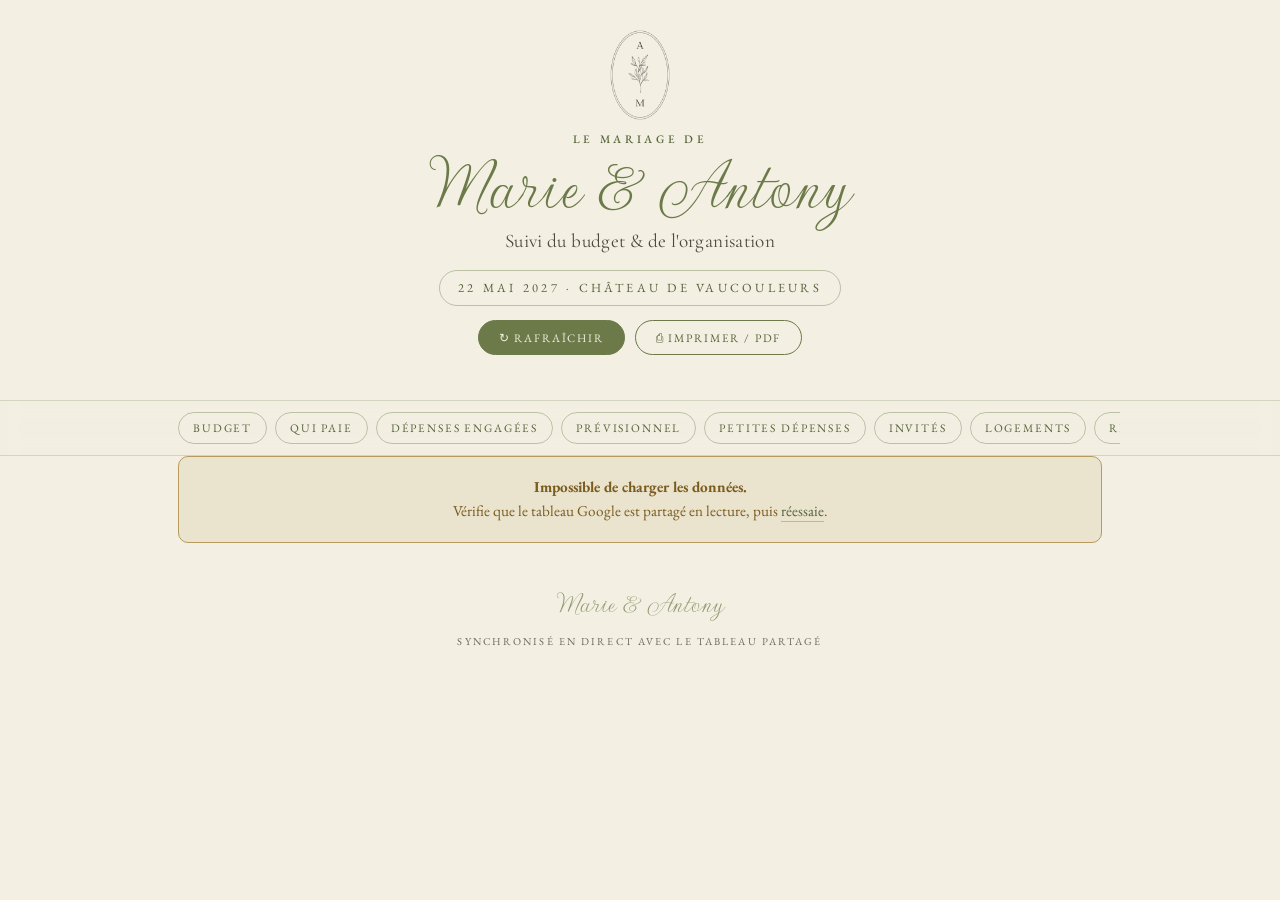
<file: suivi.html>
<!DOCTYPE html>
<html lang="fr">
<head>
<meta charset="utf-8">
<meta name="viewport" content="width=device-width, initial-scale=1, viewport-fit=cover">
<meta name="robots" content="noindex, nofollow, noarchive, nosnippet, noimageindex">
<meta name="googlebot" content="noindex, nofollow, noarchive, nosnippet, noimageindex">
<title>Marie &amp; Antony — Suivi du mariage</title>
<link rel="icon" type="image/png" href="assets/logos/favicon-am.png">
<link rel="preconnect" href="https://fonts.googleapis.com">
<link rel="preconnect" href="https://fonts.gstatic.com" crossorigin>
<link href="https://fonts.googleapis.com/css2?family=Cormorant+Garamond:ital,wght@0,400;0,500;0,600;0,700;1,500&family=EB+Garamond:ital,wght@0,400;0,500;0,600;1,400&family=Gwendolyn:wght@400;700&display=swap" rel="stylesheet">
<style>
/* ===== Tokens — design system Marie & Antony (olive / ivoire / encre) ===== */
:root{
  --ivory:#F3EFE2; --ivory-warm:#EFE9D8; --ivory-deep:#E7E0CC; --cream:#FBF8EF;
  --olive:#6B7A48; --olive-deep:#56643A; --olive-ink:#45512E; --olive-soft:#8E9B72; --olive-mist:#C7CDB4;
  --ink:#23211C; --ink-soft:#4C483F; --ink-faint:#6E695D;
  --line:rgba(107,122,72,.40); --line-soft:rgba(107,122,72,.22);
  --warn-bg:#EAE3CE; --warn-line:#B79B5E; --warn-ink:#7A5C1E;
  --font-script:'Gwendolyn',cursive;
  --font-serif:'Cormorant Garamond',Georgia,serif;
  --font-caps:'EB Garamond',Georgia,serif;
  --font-body:'EB Garamond',Georgia,serif;
  --radius:6px; --radius-lg:10px;
}
*{box-sizing:border-box;margin:0;padding:0}
html{-webkit-text-size-adjust:100%}
body{font-family:var(--font-body);font-size:17px;line-height:1.6;color:var(--ink);background:var(--ivory);padding-bottom:48px}
::selection{background:var(--olive);color:var(--ivory)}
.wrap{max-width:960px;margin:0 auto;padding:0 18px}

/* ===== En-tête ===== */
header.top{padding:30px 0 16px;text-align:center}
header.top .logo{width:60px;height:auto;margin:0 auto 10px;display:block}
.eyebrow{font-family:var(--font-caps);text-transform:uppercase;letter-spacing:.32em;font-size:.72rem;color:var(--olive-deep);font-weight:500}
.couple{font-family:var(--font-script);color:var(--olive);font-size:clamp(2.8rem,10vw,4.6rem);line-height:.95;margin:.05em 0}
.subtitle{font-family:var(--font-serif);font-size:1.2rem;color:var(--ink-soft);letter-spacing:.02em}
.date-pill{display:inline-block;margin-top:13px;font-family:var(--font-caps);text-transform:uppercase;letter-spacing:.26em;font-size:.78rem;color:var(--olive-deep);border:1px solid var(--line);border-radius:999px;padding:7px 18px}

nav.chips{position:sticky;top:0;z-index:20;background:rgba(243,239,226,.94);backdrop-filter:blur(8px);border-top:1px solid var(--line-soft);border-bottom:1px solid var(--line-soft);margin-top:16px}
.chips-inner{max-width:960px;margin:0 auto;display:flex;gap:8px;overflow-x:auto;padding:11px 18px;scrollbar-width:none}
.chips-inner::-webkit-scrollbar{display:none}
.chips a{flex:0 0 auto;font-family:var(--font-caps);text-transform:uppercase;letter-spacing:.16em;font-size:.72rem;color:var(--olive-deep);text-decoration:none;border:1px solid var(--line);border-radius:999px;padding:6px 14px;white-space:nowrap;transition:.2s}
.chips a:hover,.chips a:active{background:var(--olive);color:var(--ivory);border-color:var(--olive)}

section{padding-top:40px;scroll-margin-top:64px}
.sec-head{display:flex;align-items:baseline;gap:12px;margin-bottom:6px}
.sec-num{font-family:var(--font-script);color:var(--olive-soft);font-size:1.9rem;line-height:1}
h2.sec-title{font-family:var(--font-serif);font-weight:600;font-size:clamp(1.5rem,4vw,2rem);color:var(--ink);letter-spacing:.01em}
h3.sub{font-family:var(--font-caps);text-transform:uppercase;letter-spacing:.2em;font-size:.78rem;color:var(--olive-deep);margin:22px 0 10px}
.sec-intro{color:var(--ink-faint);font-style:italic;font-size:1.02rem;margin-bottom:18px;max-width:62ch}
.rule{height:1px;background:var(--line-soft);border:0;margin-top:8px}

.card{background:var(--cream);border:1px solid var(--line);border-radius:var(--radius-lg);padding:20px}
.grid{display:grid;gap:13px}
.g2{grid-template-columns:repeat(2,1fr)} .g3{grid-template-columns:repeat(3,1fr)} .g4{grid-template-columns:repeat(4,1fr)}
@media(max-width:640px){.g3,.g4{grid-template-columns:repeat(2,1fr)}}
@media(max-width:430px){.g2{grid-template-columns:1fr}}

.kpi{background:var(--cream);border:1px solid var(--line);border-radius:var(--radius-lg);padding:17px 15px;text-align:center}
.kpi.hl{background:var(--olive);border-color:var(--olive)}
.kpi.hl .kpi-val,.kpi.hl .kpi-lbl{color:var(--ivory)} .kpi.hl .kpi-sub{color:var(--olive-mist)}
.kpi.warn{background:var(--warn-bg);border-color:var(--warn-line)}
.kpi.warn .kpi-val{color:var(--warn-ink)} .kpi.warn .kpi-lbl{color:var(--warn-ink)}
.kpi-lbl{font-family:var(--font-caps);text-transform:uppercase;letter-spacing:.16em;font-size:.66rem;color:var(--ink-faint);display:block;margin-bottom:7px}
.kpi-val{display:block;font-family:var(--font-serif);font-weight:600;font-size:clamp(1.35rem,5vw,1.9rem);color:var(--olive-deep);line-height:1.05}
.kpi-sub{display:block;font-size:.76rem;color:var(--ink-faint);margin-top:5px;line-height:1.3}

.progress{height:14px;background:var(--ivory-deep);border:1px solid var(--line);border-radius:999px;overflow:hidden}
.progress>i{display:block;height:100%;background:var(--olive);border-radius:999px}
.progress-legend{display:flex;justify-content:space-between;font-size:.8rem;color:var(--ink-faint);margin-top:8px;font-family:var(--font-caps);letter-spacing:.04em}

.contrib{display:flex;flex-direction:column;gap:5px;text-align:left}
.contrib .who{font-family:var(--font-serif);font-weight:600;font-size:1.15rem;color:var(--ink)}
.contrib .role{font-family:var(--font-caps);text-transform:uppercase;letter-spacing:.16em;font-size:.62rem;color:var(--olive-deep)}
.contrib .row{display:flex;justify-content:space-between;font-size:.92rem;margin-top:2px}
.contrib .row b{font-family:var(--font-serif);color:var(--olive-deep)}

.callout{background:var(--warn-bg);border:1px solid var(--warn-line);border-radius:var(--radius-lg);padding:16px 18px;margin-top:14px;display:flex;gap:14px;align-items:center;flex-wrap:wrap}
.callout .big{font-family:var(--font-serif);font-weight:600;font-size:1.7rem;color:var(--warn-ink);white-space:nowrap}
.callout .txt{flex:1;min-width:200px;font-size:.92rem;color:var(--ink-soft)}
.callout .txt b{color:var(--warn-ink)}

/* ===== Tableaux ===== */
.tbl-scroll{overflow-x:auto;-webkit-overflow-scrolling:touch;border-radius:var(--radius-lg);border:1px solid var(--line)}
table{width:100%;border-collapse:collapse;font-size:.92rem;background:var(--cream);min-width:520px}
th{font-family:var(--font-caps);text-transform:uppercase;letter-spacing:.1em;font-size:.62rem;color:var(--olive-deep);text-align:left;padding:10px 12px;background:var(--ivory-warm);border-bottom:1px solid var(--line);white-space:nowrap}
td{padding:10px 12px;border-bottom:1px solid var(--line-soft);vertical-align:top}
tbody tr:last-child td{border-bottom:0}
td.num,th.num{text-align:right;font-family:var(--font-serif);color:var(--olive-deep);white-space:nowrap;font-size:1rem}
tr.tot td,tfoot td{background:var(--olive-mist);font-weight:600;color:var(--olive-ink);border-top:1.5px solid var(--olive-soft)}
tfoot td.num{color:var(--olive-ink)}
.sub-presta{display:block;font-family:var(--font-caps);text-transform:uppercase;letter-spacing:.1em;font-size:.6rem;color:var(--ink-faint);margin-top:2px}
.sub-modal{display:block;font-size:.78rem;color:var(--ink-faint);font-style:italic;margin-top:5px;line-height:1.35;max-width:34ch}
.mini{font-size:.74rem;color:var(--ink-faint);display:block;margin-top:3px}
.badge{display:inline-block;font-family:var(--font-caps);text-transform:uppercase;letter-spacing:.08em;font-size:.58rem;padding:3px 9px;border-radius:999px;border:1px solid var(--line);color:var(--olive-deep);background:var(--ivory-warm);white-space:nowrap}
.badge.ok{background:var(--olive);color:var(--ivory);border-color:var(--olive)}
.badge.part{background:var(--olive-mist);color:var(--olive-ink);border-color:var(--olive-soft)}
.badge.wait{background:var(--cream);color:var(--ink-faint)}
.badge.cancel{background:var(--warn-bg);color:var(--warn-ink);border-color:var(--warn-line)}
.badge.find{background:#E9D9D9;color:#7a2e2e;border-color:#c08a8a}
a.ext{color:var(--olive-deep);text-decoration:none;border-bottom:1px solid var(--line)}
.group-row td{background:var(--ivory-warm);font-family:var(--font-caps);text-transform:uppercase;letter-spacing:.14em;font-size:.66rem;color:var(--olive-ink);font-weight:600;padding-top:13px}

/* Budget prévisionnel groupé */
.day-block{margin-top:6px}
.day-title{font-family:var(--font-caps);text-transform:uppercase;letter-spacing:.18em;font-size:.74rem;color:var(--olive-deep);border-bottom:1px solid var(--line);padding-bottom:6px;margin:16px 0 8px}
.line{display:flex;justify-content:space-between;gap:12px;padding:6px 0;font-size:.96rem;border-bottom:1px dotted var(--line-soft)}
.line:last-child{border-bottom:0}
.line .l{color:var(--ink-soft)} .line .l small{color:var(--ink-faint);font-style:italic}
.line .l .matched{display:inline-block;font-family:var(--font-caps);text-transform:uppercase;letter-spacing:.08em;font-size:.56rem;color:var(--olive-deep);background:var(--ivory-warm);border:1px solid var(--line-soft);border-radius:999px;padding:1px 7px;margin-left:6px;vertical-align:middle}
.line .v{font-family:var(--font-serif);color:var(--olive-deep);white-space:nowrap}
.line .v.empty{color:var(--ink-faint);font-style:italic;font-family:var(--font-body)}
.line .v.credit{color:var(--olive)}

/* Rétroplanning */
.retro-day{margin-top:16px}
.retro-day>h3{font-family:var(--font-serif);font-weight:600;font-size:1.2rem;color:var(--olive-deep);border-bottom:1px solid var(--line);padding-bottom:5px;margin-bottom:8px}
.task{display:flex;gap:9px;align-items:flex-start;padding:5px 0;font-size:.95rem}
.task .box{flex:0 0 auto;width:15px;height:15px;border:1.5px solid var(--olive-soft);border-radius:3px;margin-top:4px}
.task .when{font-family:var(--font-caps);text-transform:uppercase;letter-spacing:.1em;font-size:.6rem;color:var(--olive-deep);background:var(--ivory-warm);border:1px solid var(--line-soft);border-radius:999px;padding:1px 8px;margin-right:6px;white-space:nowrap}
.task .who-t{color:var(--olive);font-style:italic}

details.coll>summary{cursor:pointer;list-style:none;font-family:var(--font-caps);text-transform:uppercase;letter-spacing:.14em;font-size:.7rem;color:var(--olive-deep);padding:8px 0}
details.coll>summary::-webkit-details-marker{display:none}
details.coll>summary::before{content:"▸ ";color:var(--olive-soft)}
details.coll[open]>summary::before{content:"▾ "}

.status{text-align:center;padding:40px 0;color:var(--ink-faint);font-style:italic}
.err{background:var(--warn-bg);border:1px solid var(--warn-line);border-radius:var(--radius-lg);padding:18px;color:var(--warn-ink);text-align:center;font-size:.95rem}
.actions{display:flex;gap:10px;justify-content:center;flex-wrap:wrap;margin-top:14px}
.btn{font-family:var(--font-caps);text-transform:uppercase;letter-spacing:.16em;font-size:.72rem;color:var(--ivory);background:var(--olive);border:1px solid var(--olive);border-radius:999px;padding:9px 20px;cursor:pointer;text-decoration:none;display:inline-flex;align-items:center;gap:7px;transition:.2s}
.btn:hover{background:var(--olive-deep)} .btn.ghost{background:transparent;color:var(--olive-deep)} .btn.ghost:hover{background:var(--olive);color:var(--ivory)}
.updated{text-align:center;font-size:.78rem;color:var(--ink-faint);margin-top:13px;font-family:var(--font-caps);letter-spacing:.06em}
footer{text-align:center;padding:38px 0 10px;color:var(--ink-faint)}
footer .fl{font-family:var(--font-script);color:var(--olive-soft);font-size:1.8rem}

/* Tableau adaptatif : reflow en blocs compacts sur petit écran */
@media(max-width:560px){
  .rtbl{border:0;overflow:visible}
  .rtbl table{min-width:0;background:transparent}
  .rtbl thead{display:none}
  .rtbl tbody tr,.rtbl tfoot tr{display:block;border:1px solid var(--line);border-radius:8px;margin-bottom:10px;padding:9px 13px;background:var(--cream)}
  .rtbl td{display:flex;justify-content:space-between;align-items:baseline;gap:14px;padding:4px 0;border:0;text-align:right;font-size:.95rem}
  .rtbl td:first-child{display:block;text-align:left;border-bottom:1px solid var(--line-soft);padding-bottom:7px;margin-bottom:5px}
  .rtbl td::before{content:attr(data-label);font-family:var(--font-caps);text-transform:uppercase;letter-spacing:.1em;font-size:.6rem;color:var(--ink-faint);text-align:left;flex:0 0 auto}
  .rtbl td:first-child::before{display:none}
  .rtbl td.num{font-size:1.05rem}
  .rtbl tfoot tr{background:var(--olive-mist)}
  .rtbl .sub-modal{max-width:none}
  .rtbl .mini{display:inline;margin-left:6px}
  .rtbl td.empty-cell{display:none}
}
@media print{
  @page{margin:13mm}
  html,body{background:#fff;font-size:11pt;color:#000}
  nav.chips,.actions,.btn,.refresh-row{display:none!important}
  .wrap{max-width:none;padding:0}
  section{padding-top:18px;page-break-inside:auto}
  .card,.kpi,table,.day-block,.retro-day,.callout,.tbl-scroll{page-break-inside:avoid}
  .tbl-scroll{overflow:visible} table{min-width:0}
  *{-webkit-print-color-adjust:exact;print-color-adjust:exact}
  details.coll>summary{display:none} details.coll>*{display:block!important}
  .sec-head,h2.sec-title,h3.sub{page-break-after:avoid}
}
</style>
</head>
<body>

<header class="top">
  <div class="wrap">
    <img class="logo" src="assets/logos/logo-am-ovale.png" alt="Marie & Antony">
    <div class="eyebrow">Le mariage de</div>
    <div class="couple">Marie&nbsp;&amp;&nbsp;Antony</div>
    <div class="subtitle">Suivi du budget &amp; de l'organisation</div>
    <div class="date-pill">22 mai 2027 · Château de Vaucouleurs</div>
    <div class="refresh-row actions">
      <button class="btn" onclick="reloadData()">↻ Rafraîchir</button>
      <button class="btn ghost" onclick="window.print()">⎙ Imprimer / PDF</button>
    </div>
    <div class="updated" id="updated"></div>
  </div>
</header>

<nav class="chips"><div class="chips-inner">
  <a href="#budget">Budget</a>
  <a href="#financement">Qui paie</a>
  <a href="#engage">Dépenses engagées</a>
  <a href="#previsionnel">Prévisionnel</a>
  <a href="#petites">Petites dépenses</a>
  <a href="#invites">Invités</a>
  <a href="#logements">Logements</a>
  <a href="#retro">Rétroplanning</a>
  <a href="#prestataires">Prestataires</a>
</div></nav>

<main class="wrap" id="app">
  <div class="status" id="loading">Chargement des données du tableau…</div>
</main>

<footer>
  <div class="fl">Marie &amp; Antony</div>
  <div style="font-family:var(--font-caps);text-transform:uppercase;letter-spacing:.2em;font-size:.66rem;margin-top:6px">Synchronisé en direct avec le tableau partagé</div>
</footer>

<script>
const SHEET='1ddsxg7VWNyZjinIJdfncMoZ08IdK6A6dLF1_JLOt78g';
const TABS={budget:'71242059',petites:'546987903',invites:'100985339',logements:'519314487',retro:'1702573515',tables:'1254093292',comparatif:'57283534'};
const store={};

function cell(row,i){ return (row.c && row.c[i]) ? row.c[i] : null; }
function txt(row,i){ const c=cell(row,i); if(!c) return ''; if(c.f!=null) return String(c.f).trim(); if(c.v!=null) return String(c.v).trim(); return ''; }
function num(row,i){ const c=cell(row,i); if(!c) return NaN; if(typeof c.v==='number') return c.v; let s=(c.f!=null?c.f:c.v); if(s==null) return NaN; s=String(s).replace(/[  \s€]/g,'').replace(',','.'); if(s===''||s==='-') return NaN; const n=parseFloat(s); return isNaN(n)?NaN:n; }
function eur(n){ if(n==null||isNaN(n)) return '—'; const neg=n<0; const v=Math.abs(Math.round(n)).toLocaleString('fr-FR').replace(/ /g,' '); return (neg?'– ':'')+v+' €'; }
function esc(s){ return String(s).replace(/[&<>]/g,c=>({'&':'&amp;','<':'&lt;','>':'&gt;'}[c])); }
function findRow(rows,col,match){ for(let i=0;i<rows.length;i++){ const v=txt(rows[i],col).toLowerCase(); if(match(v,i)) return i; } return -1; }

function reloadData(){ document.getElementById('app').innerHTML='<div class="status">Mise à jour…</div>'; Object.keys(TABS).forEach(k=>delete store[k]); load(); }
function load(){
  const keys=Object.keys(TABS); let done=0,errored=false; const t=Date.now();
  const timer=setTimeout(()=>{ if(done<keys.length&&!errored){errored=true;showError();} },12000);
  keys.forEach(k=>{
    const cb='cb_'+k;
    window[cb]=function(resp){ try{ store[k]=(resp&&resp.table&&resp.table.rows)?resp.table.rows:[]; }catch(e){ store[k]=[]; } done++; if(done===keys.length){ clearTimeout(timer); render(); } };
    const s=document.createElement('script');
    s.src='https://docs.google.com/spreadsheets/d/'+SHEET+'/gviz/tq?tqx=out:json;responseHandler:'+cb+'&gid='+TABS[k]+'&headers=0&_='+t;
    s.onerror=function(){ if(!errored){errored=true;clearTimeout(timer);showError();} };
    document.head.appendChild(s);
  });
}
function showError(){ document.getElementById('app').innerHTML='<div class="err"><b>Impossible de charger les données.</b><br>Vérifie que le tableau Google est partagé en lecture, puis <a class="ext" href="javascript:reloadData()">réessaie</a>.</div>'; }

function render(){
  const B=store.budget||[], P=store.petites||[];
  let h='';
  h+=secBudget(B);
  h+=secFinancement(B);
  h+=secEngage(B);
  h+=secPrevisionnel(B,P);
  h+=secPetites(P);
  h+=secInvites(store.invites||[]);
  h+=secLogements(store.logements||[], store.invites||[]);
  h+=secRetro(store.retro||[], store.tables||[]);
  h+=secPrestataires(store.comparatif||[]);
  document.getElementById('app').innerHTML=h;
  const d=new Date();
  document.getElementById('updated').textContent='Données à jour au '+d.toLocaleDateString('fr-FR',{day:'numeric',month:'long',year:'numeric'})+' · '+d.toLocaleTimeString('fr-FR',{hour:'2-digit',minute:'2-digit'});
}
function secHead(id,n,title,intro){ return '<section id="'+id+'"><div class="sec-head"><span class="sec-num">'+n+'</span><h2 class="sec-title">'+title+'</h2></div><hr class="rule">'+(intro?'<p class="sec-intro">'+intro+'</p>':'<div style="height:14px"></div>'); }
function kpi(lbl,val,sub,cls){ return '<div class="kpi'+(cls?' '+cls:'')+'"><span class="kpi-lbl">'+lbl+'</span><span class="kpi-val">'+val+'</span>'+(sub?'<span class="kpi-sub">'+sub+'</span>':'')+'</div>'; }

/* ===== 1. Budget ===== */
function budgetFigures(R){
  const f={};
  let i;
  i=findRow(R,1,v=>v==='total'); if(i>=0){ f.apports=num(R[i],3); }
  i=findRow(R,1,v=>v.startsWith('budget estimé')); if(i>=0) f.estime=num(R[i],3);
  i=findRow(R,1,v=>v==='ecart'); if(i>=0){ f.ecart=num(R[i],3); if(i+1<R.length) f.ecartFam=num(R[i+1],3); }
  i=findRow(R,1,v=>v.startsWith('total engagé')); if(i>=0){ f.engage=num(R[i],3); f.paye=num(R[i],6); f.reste=num(R[i],11); }
  return f;
}
function secBudget(R){
  const f=budgetFigures(R);
  const pct=(f.paye&&f.engage)?Math.round(f.paye/f.engage*100):0;
  const manque=(!isNaN(f.ecart))?Math.abs(f.ecart):(f.estime-f.apports);
  let h=secHead('budget','i','Le budget',
    'D’abord le coût global du mariage et ce qui reste à financer ; ensuite, où en sont les paiements sur les contrats déjà signés.');
  h+='<h3 class="sub">Coût global &amp; financement</h3>';
  h+='<div class="grid g3">'+
     kpi('Budget estimé total',eur(f.estime),'tout le mariage',  'hl')+
     kpi('Apports prévus',eur(f.apports),'somme des 4 contributeurs')+
     kpi('Manque à financer',eur(manque),'à compléter','warn')+
     '</div>';
  h+='<div class="callout"><div class="big">'+eur(manque)+'</div><div class="txt">Il manque <b>'+eur(manque)+'</b> entre le budget estimé ('+eur(f.estime)+') et les apports actuellement prévus ('+eur(f.apports)+').</div></div>';
  h+='<h3 class="sub">Avancement des paiements</h3>';
  h+='<div class="grid g3">'+
     kpi('Engagé (contrats signés)',eur(f.engage),'')+
     kpi('Déjà payé (acomptes)',eur(f.paye),pct+'% de l’engagé')+
     kpi('Reste à payer (engagé)',eur(f.reste),'sur les contrats')+
     '</div>';
  h+='<div class="card" style="margin-top:13px"><div class="progress"><i style="width:'+pct+'%"></i></div>'+
     '<div class="progress-legend"><span>Payé : '+eur(f.paye)+'</span><span>Engagé : '+eur(f.engage)+'</span></div></div>';
  return h+'</section>';
}

/* ===== 2. Qui finance quoi ===== */
const PAYEURS=[
  {key:'MORLA',who:'Famille Morla',role:'Parents d’Antony'},
  {key:'GAGEO',who:'Famille Gageonnet',role:'Parents de Marie'},
  {key:'Antony',who:'Antony',role:'Les mariés'},
  {key:'Marie',who:'Marie',role:'Les mariés'}
];
function secFinancement(R){
  let h=secHead('financement','ii','Qui finance quoi',
    'Budget indicatif que chacun prévoit d’apporter, et montant déjà versé en acomptes. (Libellés ajustables.)');
  h+='<div class="grid g2">';
  PAYEURS.forEach(p=>{
    const i=findRow(R,1,v=>v===p.key.toLowerCase());
    const budget=i>=0?num(R[i],3):NaN, paid=i>=0?num(R[i],4):NaN;
    h+='<div class="card contrib"><div class="role">'+p.role+'</div><div class="who">'+p.who+'</div>'+
       '<div class="row"><span>Budget indicatif</span><b>'+eur(budget)+'</b></div>'+
       '<div class="row"><span>Déjà versé</span><b>'+eur(paid)+'</b></div></div>';
  });
  h+='</div>';
  return h+'</section>';
}

/* ===== 3. Dépenses engagées — tableau ===== */
function secEngage(R){
  const iH=findRow(R,1,v=>v==='libellé');
  const iE=findRow(R,1,v=>v.startsWith('total engagé'));
  let h=secHead('engage','iii','Dépenses engagées — contrats signés',
    'Chaque prestataire réservé : le montant fixé par contrat, l’acompte déjà versé (et par qui), le reste à régler et l’échéance.');
  if(iH<0||iE<0) return h+'<div class="err">Section budget introuvable.</div></section>';
  h+='<div class="tbl-scroll rtbl"><table><thead><tr>'+
     '<th>Poste &amp; prestataire</th><th class="num">Montant</th><th class="num">Acompte versé</th><th class="num">Reste à payer</th><th>Statut</th>'+
     '</tr></thead><tbody>';
  for(let i=iH+1;i<iE;i++){
    const r=R[i]; const name=txt(r,1); if(!name) continue;
    const montant=num(r,3); if(isNaN(montant)) continue;
    const presta=txt(r,2),pct=txt(r,5),acompte=num(r,6),reste=num(r,11),modal=txt(r,12),note4=txt(r,4);
    const pa=num(r,7),pm=num(r,8),pmo=num(r,9),pg=num(r,10);
    const paid=isNaN(acompte)?0:acompte;
    const toCancel=/annuler/i.test(note4);
    let split=[];
    if(pa>0)split.push('Antony '+eur(pa)); if(pm>0)split.push('Marie '+eur(pm));
    if(pmo>0)split.push('F. Morla '+eur(pmo)); if(pg>0)split.push('F. Gageonnet '+eur(pg));
    let badge;
    if(toCancel) badge='<span class="badge cancel">À annuler</span>';
    else if(!isNaN(reste)&&Math.round(reste)<=0&&paid>0) badge='<span class="badge ok">Soldé</span>';
    else if(paid>0) badge='<span class="badge part">Acompte versé '+(pct?'· '+esc(pct):'')+'</span>';
    else badge='<span class="badge wait">À régler</span>';
    h+='<tr><td><b style="font-family:var(--font-serif);font-size:1.05rem">'+esc(name)+'</b>'+
       (presta?'<span class="sub-presta">'+esc(presta)+'</span>':'')+
       (modal?'<span class="sub-modal">⏱ '+esc(modal)+'</span>':'')+'</td>'+
       '<td class="num" data-label="Montant">'+eur(montant)+'</td>'+
       '<td class="num" data-label="Acompte versé">'+(paid>0?eur(acompte):'—')+(split.length?'<span class="mini">'+esc(split.join(' · '))+'</span>':'')+'</td>'+
       '<td class="num" data-label="Reste à payer">'+(toCancel?'—':(isNaN(reste)?'—':eur(reste)))+'</td>'+
       '<td data-label="Statut">'+badge+'</td></tr>';
  }
  const eng=num(R[iE],3),pay=num(R[iE],6),res=num(R[iE],11);
  h+='</tbody><tfoot><tr><td>TOTAL ENGAGÉ</td><td class="num" data-label="Montant">'+eur(eng)+'</td><td class="num" data-label="Acompte versé">'+eur(pay)+'</td><td class="num" data-label="Reste à payer">'+eur(res)+'</td><td class="empty-cell"></td></tr></tfoot></table></div>';
  return h+'</section>';
}

/* ===== 4. Budget prévisionnel — avec rapprochement petites dépenses ===== */
function petitesLabels(P){
  const out=[];
  for(let i=1;i<P.length;i++){ const l=txt(P[i],1); if(l && !/^total/i.test(l)) out.push(l); }
  return out;
}
function matchPetite(label,plabels){
  const keys=['pétale','petale','cigare','serviette','plateau','boite','boîte'];
  const low=label.toLowerCase();
  for(const k of keys){
    if(low.includes(k) && plabels.some(p=>p.toLowerCase().includes(k))) return true;
  }
  return false;
}
function secPrevisionnel(R,P){
  const iH=findRow(R,1,v=>v==='budget');
  const plabels=petitesLabels(P);
  let h=secHead('previsionnel','iv','Budget prévisionnel détaillé',
    'L’estimation complète, regroupée par moment du mariage. Les postes déjà achetés via les petites dépenses sont signalés pour éviter de les compter deux fois.');
  if(iH<0) return h+'<div class="err">Section prévisionnel introuvable.</div></section>';
  const DAYS=['jeudi - mariage civil','vendredi','samedi','samedi midi','dimanche','autres / décorations'];
  let groups=[],cur=null,total=NaN;
  for(let i=iH+1;i<R.length;i++){
    const r=R[i]; const lbl=txt(r,1); if(!lbl) continue;
    const low=lbl.toLowerCase();
    if(low==='total'){ total=num(r,3); break; }
    if(DAYS.includes(low)){ cur={day:lbl,items:[]}; groups.push(cur); continue; }
    if(!cur){ cur={day:'',items:[]}; groups.push(cur); }
    cur.items.push({label:lbl,montant:num(r,3),nb:txt(r,4),pp:txt(r,5),credit:/argent à recevoir/i.test(lbl),matched:matchPetite(lbl,plabels)});
  }
  h+='<div class="card">';
  groups.forEach(g=>{
    if(!g.items.length) return;
    h+='<div class="day-block">'+(g.day?'<div class="day-title">'+esc(g.day)+'</div>':'');
    g.items.forEach(it=>{
      let sub=(it.nb&&it.pp)?' <small>('+esc(it.nb)+' × '+esc(it.pp)+' €)</small>':'';
      let tag=it.matched?'<span class="matched">déjà acheté → petites dépenses</span>':'';
      let v; if(it.credit) v='<span class="v credit">'+eur(it.montant)+'</span>';
      else if(isNaN(it.montant)) v='<span class="v empty">'+(it.matched?'voir petites dép.':'à estimer')+'</span>';
      else v='<span class="v">'+eur(it.montant)+'</span>';
      h+='<div class="line"><span class="l">'+esc(it.label)+sub+tag+'</span>'+v+'</div>';
    });
    h+='</div>';
  });
  h+='</div>';
  if(!isNaN(total)) h+='<div class="card" style="margin-top:13px;display:flex;justify-content:space-between;align-items:center;background:var(--olive)"><span class="kpi-lbl" style="margin:0;color:var(--ivory)">Total prévisionnel</span><span style="font-family:var(--font-serif);font-weight:600;font-size:1.45rem;color:var(--ivory)">'+eur(total)+'</span></div>';
  return h+'</section>';
}

/* ===== 5. Petites dépenses ===== */
function secPetites(R){
  let h=secHead('petites','v','Petites dépenses',
    'Les achats annexes réglés au fil de l’eau par Marie ou Antony. (Ces montants figurent déjà dans l’engagé, ligne « Petites dépenses ».)');
  if(!R.length) return h+'<div class="err">Aucune donnée.</div></section>';
  h+='<div class="tbl-scroll"><table><thead><tr><th>Achat</th><th class="num">Total</th><th class="num">Antony</th><th class="num">Marie</th></tr></thead><tbody>';
  let footer='';
  for(let i=1;i<R.length;i++){
    const r=R[i]; const lbl=txt(r,1); if(!lbl) continue;
    const isTot=/^total/i.test(lbl); const tot=num(r,2),a=num(r,3),m=num(r,4);
    const rowHtml='<td>'+esc(lbl)+'</td><td class="num">'+(isNaN(tot)?'—':eur(tot))+'</td><td class="num">'+(isNaN(a)?'—':eur(a))+'</td><td class="num">'+(isNaN(m)?'—':eur(m))+'</td>';
    if(isTot) footer='<tfoot><tr>'+rowHtml+'</tr></tfoot>'; else h+='<tr>'+rowHtml+'</tr>';
  }
  return h+'</tbody>'+footer+'</table></div></section>';
}

/* ===== 6. Invités ===== */
const COTE_ORDER=['Copains','Famille Antony','Famille Marie','Amis parents Antony','Amis parents Marie','Collègues Marie'];
function mapLog(v){ if(!v) return ''; const l=v.toLowerCase(); if(l==='logement 1') return 'Villa Benji'; if(l.startsWith('logement 2')) return 'Villa Venica'; return v; }
function parseGuests(R){
  const iH=findRow(R,1,v=>v==='invités'); if(iH<0) return [];
  const guests=[];
  for(let i=iH+1;i<R.length;i++){
    const r=R[i]; const nom=txt(r,1); if(!nom) break;
    guests.push({lieu:txt(r,0),nom,nb:num(r,2)||0,cote:txt(r,3)||'Autres',std:txt(r,4),
      brunch:num(r,6)||0,civil:num(r,7)||0,logM:mapLog(txt(r,8)),logC:txt(r,9),chambre:txt(r,11),
      bateau:num(r,13)||0,bateauOui:/oui/i.test(txt(r,12))});
  }
  return guests;
}
function secInvites(R){
  let h=secHead('invites','vi','Les invités',
    'Le déroulé : <b>mariage civil</b> jeudi (Antibes), <b>mariage</b> samedi (tous), <b>brunch</b> le week-end, et <b>journée bateau</b> le lundi (entre copains). Logement <b>week-end</b> = ven.+sam. · logement <b>civil</b> = mer.+jeu. soir.');
  const guests=parseGuests(R);
  if(!guests.length) return h+'<div class="err">Aucune donnée invités.</div></section>';
  const totM=guests.reduce((s,g)=>s+g.nb,0);
  const totCivil=guests.reduce((s,g)=>s+g.civil,0);
  const totBrunch=guests.reduce((s,g)=>s+g.brunch,0);
  const totBateau=guests.reduce((s,g)=>s+(g.bateau||0),0);
  h+='<div class="grid g4">'+
     kpi('Mariage · samedi',totM,guests.length+' foyers','hl')+
     kpi('Mariage civil · jeudi',totCivil,'Antibes')+
     kpi('Brunch · week-end',totBrunch,'')+
     kpi('Journée bateau · lundi',totBateau,'entre copains')+
     '</div>';
  // Répartition par côté
  const byCote={}; guests.forEach(g=>{ byCote[g.cote]=(byCote[g.cote]||0)+g.nb; });
  const order=COTE_ORDER.filter(c=>byCote[c]).concat(Object.keys(byCote).filter(c=>!COTE_ORDER.includes(c)));
  h+='<h3 class="sub">Répartition par côté</h3><div class="card">';
  order.forEach(c=>{ const pc=totM?Math.round(byCote[c]/totM*100):0;
    h+='<div style="margin-bottom:10px"><div class="line" style="border:0;padding:2px 0"><span class="l">'+esc(c)+'</span><span class="v">'+byCote[c]+' <small style="color:var(--ink-faint)">('+pc+'%)</small></span></div><div class="progress" style="height:8px"><i style="width:'+pc+'%"></i></div></div>';
  });
  h+='</div>';
  // Tableau détaillé groupé par côté
  h+='<h3 class="sub">Liste détaillée — qui vient à quoi &amp; dort où</h3>';
  h+='<div class="tbl-scroll"><table><thead><tr><th>Invité(s)</th><th class="num">Nb</th><th>Civil<br>jeu.</th><th>Logement<br>ven. + sam.</th><th>Logement civil<br>mer. + jeu. soir</th><th>Bateau<br>lun.</th></tr></thead><tbody>';
  order.forEach(c=>{
    const gs=guests.filter(g=>g.cote===c); if(!gs.length) return;
    const sub=gs.reduce((s,g)=>s+g.nb,0);
    h+='<tr class="group-row"><td>'+esc(c)+'</td><td class="num">'+sub+'</td><td colspan="4"></td></tr>';
    gs.forEach(g=>{
      const civ=g.civil>0?'<span class="badge part">civil ·'+g.civil+'</span>':'<span style="color:var(--ink-faint)">—</span>';
      const eff=g.logM||(g.lieu&&g.lieu!=='??'?g.lieu:'');
      let logM = eff ? esc(eff)+(!g.logM?'<span class="mini">suggéré</span>':'')+(g.chambre?'<span class="mini">'+esc(g.chambre)+'</span>':'') : '<span style="color:var(--ink-faint)">à préciser</span>';
      const logC = g.logC ? esc(g.logC) : '<span style="color:var(--ink-faint)">—</span>';
      const bat = g.bateau>0?'<span class="badge part">'+g.bateau+'</span>':(g.bateauOui?'<span class="badge part">oui</span>':'<span style="color:var(--ink-faint)">—</span>');
      h+='<tr><td>'+esc(g.nom)+'</td><td class="num">'+g.nb+'</td><td>'+civ+'</td><td style="font-size:.86rem">'+logM+'</td><td style="font-size:.84rem;color:var(--ink-soft)">'+logC+'</td><td>'+bat+'</td></tr>';
    });
  });
  h+='</tbody></table></div>';
  // Comparatif Priscille
  const pE=findRow(R,1,v=>v.startsWith('coté edouard')),pP=findRow(R,1,v=>v.startsWith('coté priscille')),pA=findRow(R,1,v=>v==='amis');
  if(pE>=0&&pP>=0){
    h+='<details class="coll"><summary>Comparatif — mariage de Priscille</summary><div class="card" style="margin-top:8px">'+
       '<div class="line"><span class="l">Côté Édouard</span><span class="v">'+(num(R[pE],2)||'—')+'</span></div>'+
       '<div class="line"><span class="l">Côté Priscille</span><span class="v">'+(num(R[pP],2)||'—')+'</span></div>'+
       (pA>=0?'<div class="line"><span class="l">Amis</span><span class="v">'+(num(R[pA],2)||'—')+'</span></div>':'')+'</div></details>';
  }
  return h+'</section>';
}

/* ===== 7. Logements ===== */
function secLogements(R,INV){
  let h=secHead('logements','vii','Logements',
    'D’un côté les hébergements repérés autour du château (capacité, distance, lien) ; de l’autre, le récap de qui dort où.');
  // Hébergements repérés
  if(R.length){
    h+='<h3 class="sub">Hébergements repérés</h3><div class="tbl-scroll"><table><thead><tr><th>Hébergement</th><th>Capacité</th><th>Trajet</th><th>Infos</th></tr></thead><tbody>';
    for(let i=1;i<R.length;i++){
      const r=R[i]; const nom=txt(r,2); if(!nom) continue;
      const cap=txt(r,3)+(txt(r,4)?' · '+txt(r,4):''),trajet=txt(r,6),site=txt(r,7),info=txt(r,8),occ=txt(r,1);
      let infoCell=esc(info||'');
      if(site&&/^https?:/.test(site)) infoCell=(infoCell?infoCell+' · ':'')+'<a class="ext" href="'+esc(site)+'" target="_blank" rel="noopener">site</a>';
      if(occ) infoCell=(infoCell?infoCell+'<br>':'')+'<span class="mini">'+esc(occ)+'</span>';
      h+='<tr><td><b style="font-family:var(--font-serif)">'+esc(nom)+'</b></td><td>'+esc(cap)+'</td><td>'+esc(trajet)+'</td><td style="font-size:.85rem">'+infoCell+'</td></tr>';
    }
    h+='</tbody></table></div>';
  }
  // Qui dort où (mariage)
  const guests=parseGuests(INV);
  const foy=n=>n+' foyer'+(n>1?'s':'');
  const byLog={}, nonPrecise=[];
  guests.forEach(g=>{ const eff=g.logM||(g.lieu&&g.lieu!=='??'?g.lieu:''); if(eff){ (byLog[eff]=byLog[eff]||[]).push(g.chambre?g.nom+' ('+g.chambre+')':g.nom); } else if(g.nb>0){ nonPrecise.push(g.nom); } });
  const keys=Object.keys(byLog).sort((a,b)=>byLog[b].length-byLog[a].length);
  if(keys.length){
    h+='<h3 class="sub">Qui dort où — week-end du mariage (ven. + sam.)</h3><div class="card">';
    keys.forEach(l=>{ h+='<div style="margin-bottom:12px"><div class="day-title" style="margin-top:0">'+esc(l)+' <span style="color:var(--ink-faint);font-size:.66rem">('+foy(byLog[l].length)+')</span></div><div style="font-size:.9rem;color:var(--ink-soft)">'+byLog[l].map(esc).join(' · ')+'</div></div>'; });
    if(nonPrecise.length) h+='<div class="mini" style="margin-top:6px">Logement non précisé (local ou à organiser) : '+foy(nonPrecise.length)+'.</div>';
    h+='</div>';
  }
  return h+'</section>';
}

/* ===== 8. Rétroplanning ===== */
function secRetro(R,T){
  let h=secHead('retro','viii','Rétroplanning',
    'La to-do des derniers jours, regroupée par jour. (Susceptible d’évoluer.)');
  const DAYS=['avant départ dans le sud','mercredi','jeudi','vendredi','samedi','dimanche'];
  const TIMES=['matin','aprem','soir','début de semaine'];
  let groups=[],cur=null;
  for(let i=0;i<R.length;i++){
    const r=R[i]; const c1=txt(r,1),c3=txt(r,3),c4=txt(r,4); const low1=c1.toLowerCase();
    if(DAYS.some(d=>low1.startsWith(d))){ cur={day:c1,tasks:[]}; groups.push(cur); continue; }
    if(!cur){ cur={day:'À prévoir',tasks:[]}; groups.push(cur); }
    let when='',who=c3,task='';
    if(TIMES.includes(low1)||/\d\s*h/.test(c1)){ when=c1; task=c4||''; } else { task=c4||c1; }
    if(!task) continue; cur.tasks.push({when,who,task});
  }
  groups.forEach(g=>{ if(!g.tasks.length) return;
    h+='<div class="retro-day"><h3>'+esc(g.day)+'</h3>';
    g.tasks.forEach(t=>{ h+='<div class="task"><span class="box"></span><span>'+(t.when?'<span class="when">'+esc(t.when)+'</span>':'')+(t.who?'<span class="who-t">'+esc(t.who)+' — </span>':'')+esc(t.task)+'</span></div>'; });
    h+='</div>';
  });
  if(T&&T.length){
    let lines=[]; T.forEach(r=>{ const v=txt(r,1); if(v) lines.push(v); });
    if(lines.length) h+='<details class="coll"><summary>Logistique tables</summary><div class="card" style="margin-top:8px">'+lines.map(l=>'<div class="line"><span class="l">'+esc(l)+'</span></div>').join('')+'</div></details>';
  }
  return h+'</section>';
}

/* ===== 9. Prestataires comparés ===== */
function secPrestataires(R){
  let h=secHead('prestataires','ix','Prestataires comparés',
    'Le suivi des devis et contacts (wedding planners, photographes, animation…).');
  const CATS=['photographe','location vaisselle','animation','dj'];
  let groups=[{cat:'Wedding planner / Coordination',items:[]}],cur=groups[0];
  for(let i=1;i<R.length;i++){
    const r=R[i]; const name=txt(r,2); if(!name) continue;
    const p3=num(r,3),p4=num(r,4),low=name.toLowerCase();
    if(isNaN(p3)&&isNaN(p4)&&CATS.some(c=>low.startsWith(c))){ cur={cat:name,items:[]}; groups.push(cur); continue; }
    const price=!isNaN(p3)?p3:(!isNaN(p4)?p4:NaN);
    let note=''; for(let j=4;j<=8;j++){ const t=txt(r,j); if(t&&isNaN(num(r,j))){ note=t; break; } }
    cur.items.push({name,price,note});
  }
  let body='';
  groups.forEach(g=>{ const items=g.items.filter(it=>it.name); if(!items.length) return;
    body+='<div class="day-block"><div class="day-title">'+esc(g.cat)+'</div>';
    items.forEach(it=>{ const v=isNaN(it.price)?'<span class="v empty">—</span>':'<span class="v">'+eur(it.price)+'</span>';
      body+='<div class="line"><span class="l">'+esc(it.name)+(it.note?' <small>'+esc(it.note)+'</small>':'')+'</span>'+v+'</div>'; });
    body+='</div>';
  });
  return h+'<div class="card">'+body+'</div></section>';
}

load();
</script>
</body>
</html>
</file>
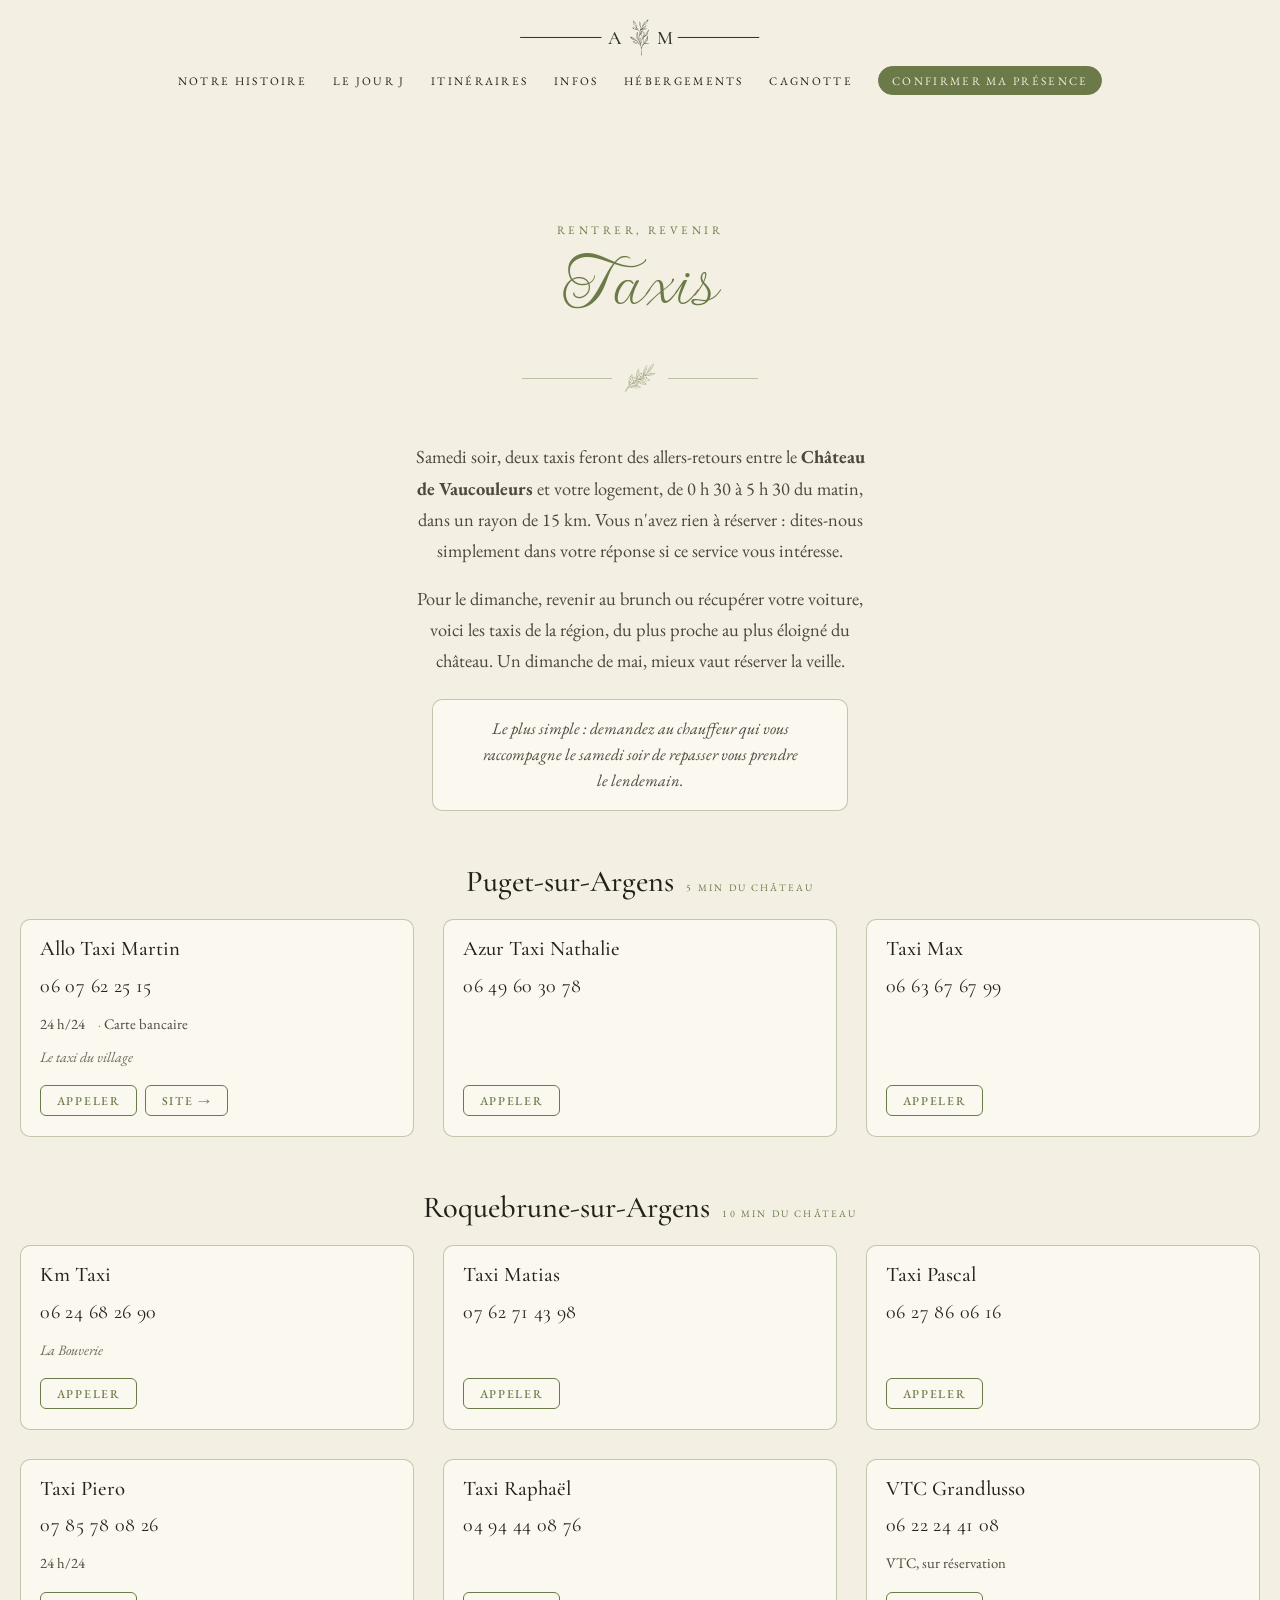
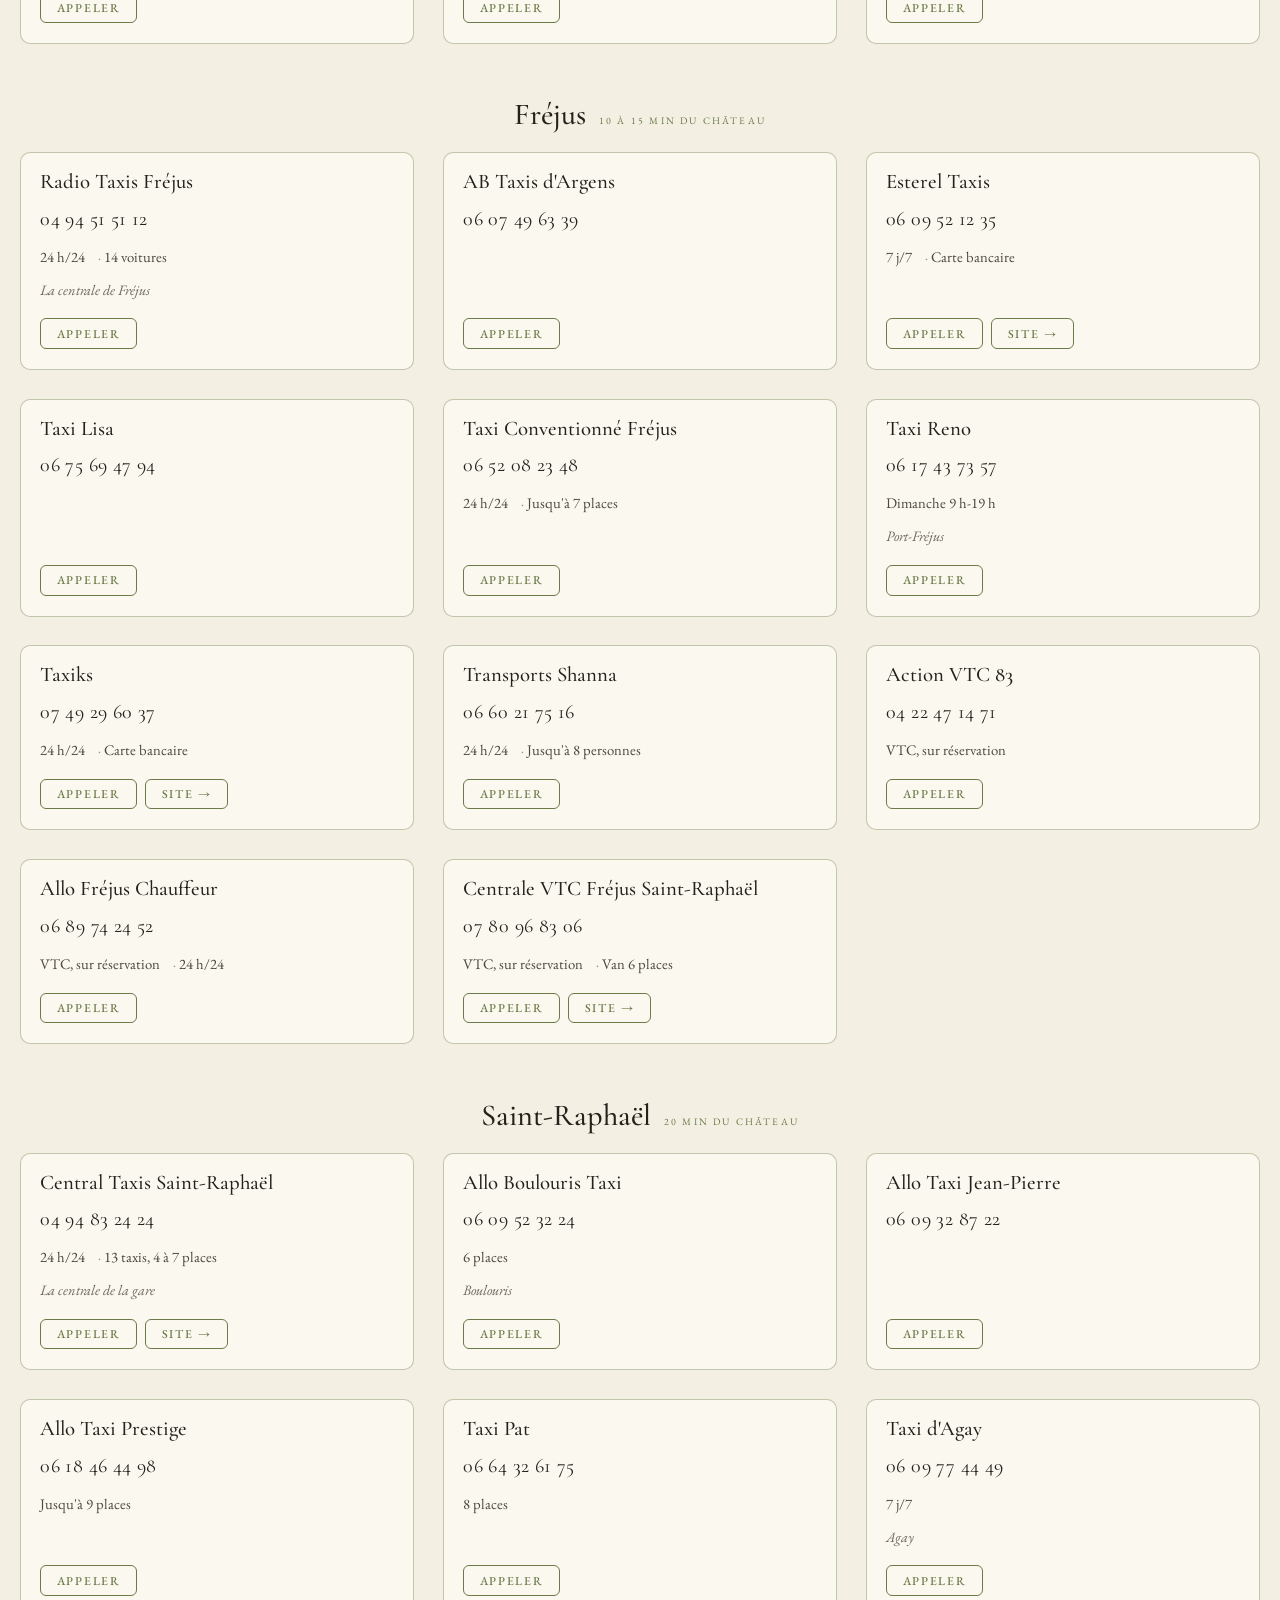
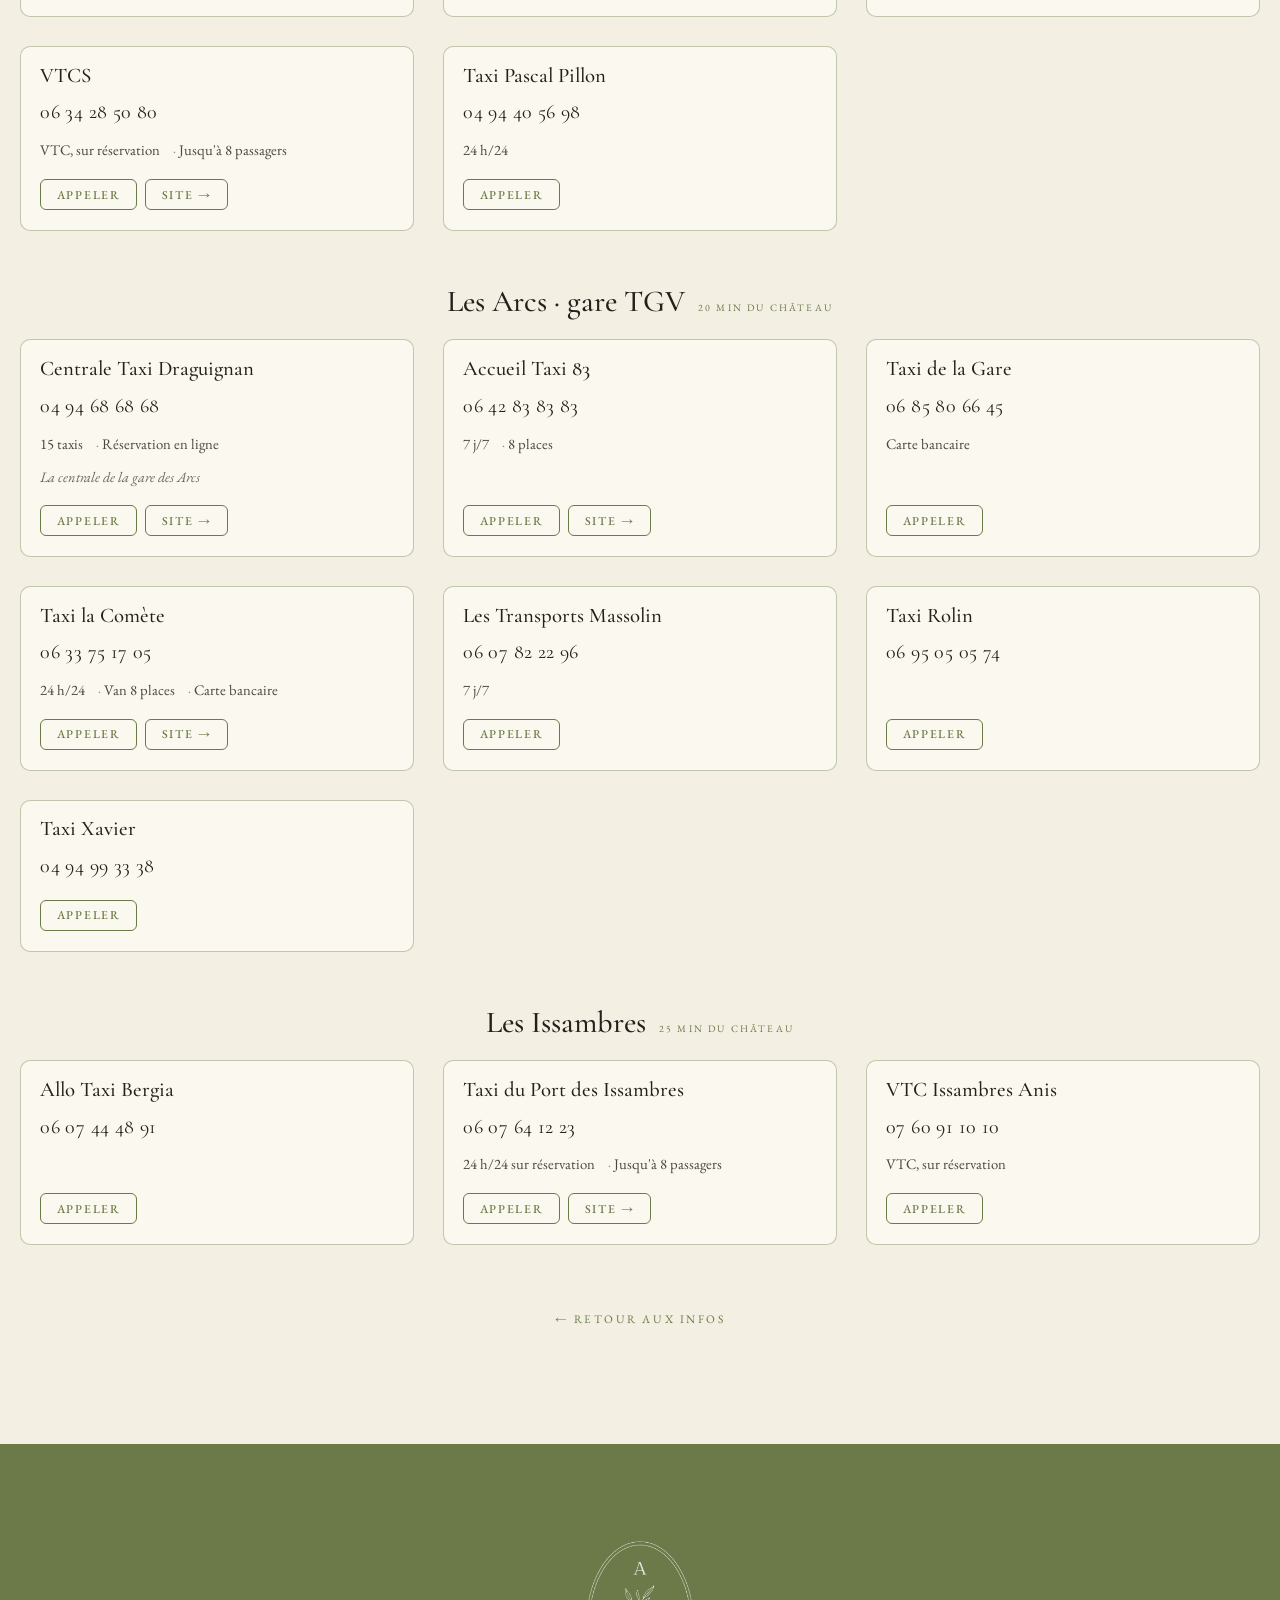
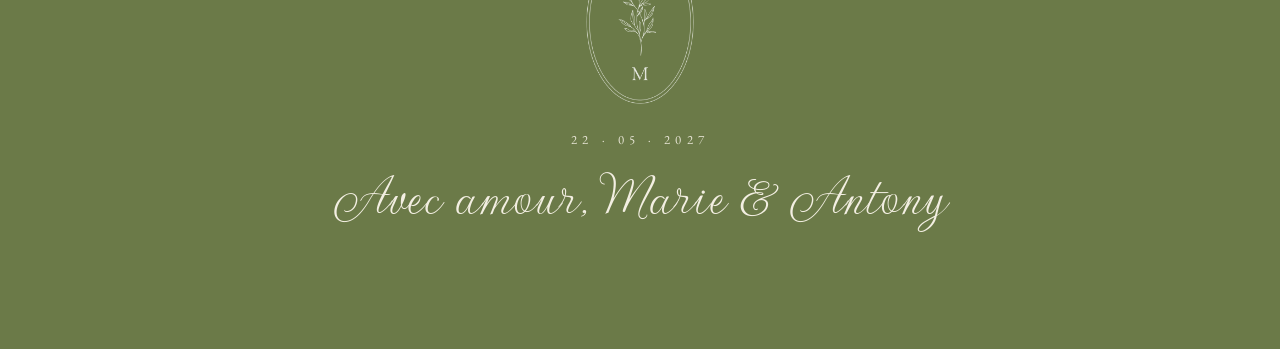
<file: taxis.html>
<!DOCTYPE html>
<html lang="fr">
<head>
<meta charset="utf-8">
<meta name="viewport" content="width=device-width, initial-scale=1">
<meta name="robots" content="noindex, nofollow, noarchive, nosnippet, noimageindex">
<meta name="googlebot" content="noindex, nofollow, noarchive, nosnippet, noimageindex">
<title>Taxis — Marie & Antony</title>
<meta name="description" content="Les taxis autour du Château de Vaucouleurs pour le mariage de Marie & Antony, le 22 mai 2027.">
<link rel="icon" type="image/png" href="assets/logos/favicon-am.png">
<link rel="stylesheet" href="ds/styles.css">
<link rel="stylesheet" href="ds/components.css">
<link rel="stylesheet" href="ds/site-illustre.css">
<link rel="stylesheet" href="ds/menu.css">
<style>
  .illu { overflow-x: clip; }

  /* Cartes logements */
  .lodges { display:grid; grid-template-columns:1fr; gap:clamp(1.2rem,3vw,1.8rem); margin-top:clamp(2rem,5vw,3rem); text-align:left; }
  @media (min-width:680px){ .lodges{ grid-template-columns:1fr 1fr; } }
  @media (min-width:1040px){ .lodges{ grid-template-columns:1fr 1fr 1fr; } }
  .lodge { background:var(--ma-cream); border:1px solid var(--ma-line); border-radius:var(--radius-lg); overflow:hidden; display:flex; flex-direction:column; }
  .lodge__media { aspect-ratio:4/3; width:100%; }
  .lodge__media img { width:100%; height:100%; object-fit:cover; display:block; }
  .lodge__media--none { display:flex; align-items:center; justify-content:center; background:var(--ma-ivory-warm); }
  .lodge__media--none img { width:auto; height:62px; opacity:.45; }
  .lodge__body { padding:1.05rem 1.2rem 1.25rem; display:flex; flex-direction:column; gap:.55rem; flex:1; }
  .lodge__trip { font-family:var(--font-caps); text-transform:uppercase; letter-spacing:.22em; font-size:.62rem; color:var(--ma-olive); }
  .lodge__name { font-family:var(--font-serif); font-weight:500; font-size:1.3rem; color:var(--ma-ink); margin:0; line-height:1.15; }
  .lodge__meta { display:flex; flex-wrap:wrap; gap:.3rem .8rem; font-family:var(--font-body); font-size:.92rem; color:var(--ma-ink-soft); }
  .lodge__meta span::before { content:"· "; color:var(--ma-olive-soft); }
  .lodge__meta span:first-child::before { content:""; }
  .lodge__info { font-family:var(--font-body); font-style:italic; color:var(--ma-ink-faint); font-size:.9rem; margin:0; }
  .lodge__cta { margin-top:auto; padding-top:.5rem; }
  .lead { font-family:var(--font-body); font-size:1.15rem; line-height:1.7; color:var(--ma-ink-soft); max-width:52ch; margin:0 auto; }
  .backlink { display:inline-block; margin-top:clamp(2.5rem,6vw,4rem); font-family:var(--font-caps); text-transform:uppercase; letter-spacing:.22em; font-size:.72rem; color:var(--ma-olive); text-decoration:none; }
  .backlink:hover { color:var(--ma-olive-deep); }
  .r { opacity:0; transform:translateY(22px); transition:opacity .7s var(--ease), transform .7s var(--ease); }
  .r.in { opacity:1; transform:none; }

  /* Taxis : regroupés par commune */
  .tx-group { margin-top:clamp(2.2rem,5vw,3.2rem); }
  .tx-group__head { display:flex; align-items:baseline; justify-content:center; gap:.8rem; flex-wrap:wrap; text-align:center; }
  .tx-group__name { font-family:var(--font-serif); font-weight:500; font-size:clamp(1.5rem,3.4vw,1.9rem); color:var(--ma-ink); margin:0; }
  .tx-group__trip { font-family:var(--font-caps); text-transform:uppercase; letter-spacing:.22em; font-size:.62rem; color:var(--ma-olive); }
  .tx-group .lodges { margin-top:1.1rem; }
  .lodge__tel { font-family:var(--font-serif); font-size:1.25rem; color:var(--ma-ink); text-decoration:none; letter-spacing:.02em; }
  .lodge__tel:hover { color:var(--ma-olive-deep); }
  .lodge__links { display:flex; flex-wrap:wrap; gap:.5rem; margin-top:auto; padding-top:.5rem; }
  .tip { max-width:52ch; margin:1.4rem auto 0; padding:1rem 1.3rem; border:1px solid var(--ma-line); border-radius:var(--radius-lg); background:var(--ma-cream); font-family:var(--font-body); font-style:italic; color:var(--ma-ink-soft); font-size:1.02rem; line-height:1.6; }
  /* curseur coupe */
  .coupe-cursor{ position:fixed; top:0; left:0; width:30px; height:30px; margin:-15px 0 0 -14px; pointer-events:none; z-index:9999; opacity:0; transition:opacity .3s var(--ease); will-change:transform; }
  .coupe-cursor img{ width:100%; height:100%; display:block; filter:brightness(0); }
  body.coupe-on, body.coupe-on a, body.coupe-on button { cursor:none; }
</style>
<script src="ds/version.js"></script>
</head>
<body>
<div class="illu">

  <svg width="0" height="0" style="position:absolute" aria-hidden="true"><defs><symbol id="br" viewBox="0 0 805 1516"><g transform="translate(0.000000,1516.000000) scale(0.100000,-0.100000)"
fill="currentColor" stroke="none">
<path d="M7509 15103 c-111 -197 -205 -292 -384 -393 -69 -38 -133 -79 -260
-164 -124 -83 -230 -152 -322 -211 -231 -147 -393 -299 -617 -580 -167 -210
-160 -201 -273 -370 -184 -276 -275 -468 -329 -695 -29 -122 -58 -224 -100
-360 -8 -25 -18 -63 -24 -85 -8 -34 -54 -118 -185 -343 -11 -19 -43 -69 -72
-113 -51 -79 -122 -196 -196 -327 -36 -65 -114 -220 -185 -372 -37 -79 -84
-160 -92 -160 -3 0 -5 208 -5 463 0 447 1 468 28 662 41 302 32 549 -28 750
-15 50 -38 126 -51 170 -24 78 -36 133 -74 340 -36 197 -106 475 -145 575 -8
19 -23 82 -35 140 -28 139 -33 150 -69 150 -34 0 -42 -8 -69 -80 -12 -30 -33
-86 -48 -124 -14 -38 -30 -77 -35 -85 -37 -69 -117 -262 -151 -366 -33 -102
-33 -335 0 -445 30 -98 125 -291 198 -400 22 -34 96 -171 147 -275 137 -277
200 -441 227 -595 14 -75 33 -568 26 -670 -8 -127 -33 -337 -42 -351 -3 -6
-10 -68 -14 -138 -8 -128 -13 -150 -85 -346 -15 -38 -32 -90 -40 -115 -7 -25
-18 -58 -24 -75 -6 -16 -21 -66 -34 -109 -13 -44 -28 -81 -34 -83 -5 -2 -29
22 -53 53 -23 31 -50 64 -59 73 -9 9 -56 66 -106 126 -49 61 -95 115 -101 120
-6 6 -42 51 -79 100 -37 50 -75 98 -84 107 -9 9 -33 40 -54 70 -98 137 -154
217 -182 258 -16 25 -62 88 -100 140 -130 175 -165 233 -285 465 -101 195
-144 344 -155 535 -3 63 -12 151 -20 195 -7 44 -16 109 -20 145 -8 89 -49 265
-97 420 -25 80 -101 255 -146 335 -19 33 -38 69 -43 80 -5 11 -13 27 -19 35
-5 8 -37 60 -71 115 -170 274 -259 400 -414 580 -33 39 -81 95 -108 126 -117
138 -226 289 -307 429 -64 110 -96 136 -130 105 -19 -17 -21 -27 -16 -75 20
-183 28 -400 30 -830 4 -587 18 -716 97 -886 10 -23 19 -44 19 -48 0 -4 20
-48 45 -98 130 -258 298 -443 531 -583 295 -177 485 -340 569 -486 63 -110
147 -238 178 -269 22 -23 262 -324 351 -440 74 -99 51 -105 -55 -15 -113 95
-123 102 -294 190 -208 107 -247 131 -444 278 -183 137 -289 196 -431 242 -47
15 -105 34 -130 42 -31 10 -126 18 -315 24 -289 10 -485 29 -554 54 -78 27
-118 11 -104 -43 6 -25 152 -134 383 -287 91 -60 217 -148 280 -195 306 -228
453 -274 965 -300 178 -9 317 -33 438 -74 26 -9 54 -16 61 -16 20 0 125 -47
254 -114 20 -10 80 -62 132 -115 100 -100 126 -129 224 -246 55 -66 172 -199
207 -235 54 -57 149 -180 154 -202 7 -27 -8 -126 -30 -198 -18 -58 -52 -212
-60 -270 -3 -25 -12 -72 -20 -105 -7 -33 -16 -91 -20 -130 -3 -38 -12 -108
-20 -155 -14 -82 -22 -222 -46 -780 -15 -352 -7 -775 20 -1054 12 -121 24
-222 26 -226 2 -4 9 -58 15 -121 6 -63 17 -141 25 -174 7 -33 16 -87 20 -120
3 -33 12 -85 20 -115 7 -30 23 -95 34 -145 50 -223 74 -325 92 -384 10 -35 19
-74 19 -85 0 -12 9 -50 20 -85 22 -69 19 -111 -6 -90 -8 6 -14 16 -14 20 0 10
-126 185 -219 306 -259 333 -410 601 -390 693 33 153 30 629 -6 840 -8 47 -19
144 -25 215 -6 72 -13 137 -15 145 -2 8 -9 83 -15 165 -11 139 -53 461 -66
495 -3 8 -12 51 -19 95 -31 177 -66 327 -116 500 -96 324 -122 446 -135 625
-7 113 -30 153 -73 131 -49 -27 -127 -166 -176 -316 -89 -276 -125 -405 -150
-535 -23 -122 -45 -235 -60 -310 -9 -41 -20 -100 -25 -130 -9 -58 -42 -239
-60 -329 -28 -147 -4 -445 46 -559 8 -18 14 -38 14 -45 0 -7 17 -48 39 -92 21
-44 41 -90 45 -103 7 -21 71 -141 96 -182 6 -8 19 -32 30 -52 71 -131 322
-420 469 -540 68 -55 85 -80 130 -188 6 -14 15 -32 21 -40 5 -8 31 -53 57
-100 62 -111 218 -343 291 -433 326 -405 440 -613 506 -924 8 -35 18 -75 24
-90 6 -16 16 -50 21 -78 6 -27 23 -90 37 -140 14 -49 31 -115 39 -145 7 -30
20 -82 28 -115 8 -33 24 -105 37 -160 12 -55 28 -120 35 -145 46 -155 78 -400
52 -400 -19 0 -55 116 -101 330 -56 260 -128 445 -249 639 -35 56 -120 175
-137 191 -3 3 -55 66 -115 140 -60 74 -123 151 -141 170 -17 19 -62 71 -100
115 -38 44 -101 114 -140 155 -97 102 -159 172 -225 255 -104 129 -331 349
-439 426 -25 17 -49 36 -55 43 -5 6 -41 32 -80 58 -44 29 -86 69 -113 105
-166 225 -213 284 -282 353 -43 42 -111 102 -152 132 -118 88 -392 289 -460
338 -35 24 -141 102 -236 173 -95 70 -200 145 -233 165 -33 20 -81 50 -107 66
-148 91 -398 203 -512 230 -30 7 -73 18 -95 24 -89 25 -206 44 -318 53 -64 5
-130 15 -145 23 -56 28 -132 40 -149 23 -23 -23 -11 -41 43 -67 105 -51 283
-223 406 -393 105 -144 220 -288 275 -345 58 -60 280 -253 320 -279 15 -10 34
-23 41 -30 18 -18 134 -84 217 -126 280 -139 427 -191 825 -292 50 -13 129
-36 267 -79 29 -9 55 -21 58 -26 3 -6 14 -10 23 -10 9 0 40 -12 67 -25 28 -14
55 -25 60 -25 84 -2 410 -269 650 -535 65 -71 155 -168 200 -215 118 -123 185
-199 185 -210 0 -10 -36 7 -110 52 -98 58 -281 152 -340 173 -77 28 -272 63
-391 70 -63 3 -184 15 -270 26 -200 24 -237 40 -357 152 -152 142 -225 171
-552 218 -72 10 -178 40 -253 71 -151 61 -178 8 -75 -147 137 -207 338 -411
488 -497 171 -97 471 -158 691 -138 217 19 329 32 408 46 107 20 364 23 406 5
17 -7 51 -17 78 -22 52 -10 200 -80 287 -137 229 -151 423 -355 544 -572 26
-47 51 -92 56 -100 72 -121 140 -303 185 -498 8 -35 19 -71 24 -80 4 -9 11
-35 15 -57 7 -40 36 -139 61 -205 7 -19 25 -69 40 -110 15 -41 33 -88 40 -105
41 -94 121 -444 140 -615 3 -30 12 -89 20 -130 7 -41 16 -106 20 -145 3 -38
13 -108 22 -155 22 -116 22 -751 -1 -945 -8 -71 -18 -177 -21 -235 -4 -58 -11
-125 -17 -150 -5 -25 -16 -99 -23 -165 -8 -66 -20 -172 -28 -235 -36 -276 -38
-320 -22 -413 23 -129 62 -181 112 -149 6 4 18 73 28 165 9 87 18 163 20 170
3 7 11 79 20 160 8 82 18 153 21 158 3 5 12 92 20 192 7 100 18 229 23 287 27
289 8 792 -44 1165 -58 420 -61 472 -36 592 12 59 28 128 36 153 7 25 16 63
20 85 12 79 82 313 155 520 30 84 126 277 225 449 22 37 53 91 68 120 16 28
39 67 51 86 12 19 27 44 33 55 104 176 161 242 327 373 370 294 530 334 911
227 50 -14 115 -31 145 -37 71 -16 505 -16 615 0 44 7 112 17 150 22 39 6 151
12 250 13 180 3 180 3 183 28 2 21 -10 38 -65 89 -169 156 -398 246 -613 242
-58 -1 -303 -3 -545 -5 -271 -2 -467 -8 -510 -15 -135 -22 -146 -14 -52 43
429 263 917 800 1042 1146 22 62 62 198 69 239 4 19 13 62 21 95 19 79 45 239
56 345 5 47 16 144 25 217 32 260 8 816 -38 844 -38 24 -78 -10 -78 -66 0 -17
-11 -58 -24 -91 -112 -279 -159 -383 -191 -424 -6 -8 -16 -26 -23 -40 -23 -48
-124 -194 -184 -266 -208 -249 -296 -369 -371 -504 -27 -47 -52 -92 -57 -100
-18 -27 -78 -156 -130 -277 -12 -27 -28 -61 -35 -76 -8 -16 -15 -34 -15 -40 0
-7 -12 -34 -25 -62 -14 -27 -25 -54 -25 -60 0 -5 -14 -44 -31 -85 -17 -41 -37
-93 -45 -115 -7 -22 -25 -71 -39 -110 -14 -38 -41 -115 -59 -170 -19 -55 -38
-111 -44 -125 -6 -14 -25 -70 -42 -125 -41 -130 -84 -218 -130 -269 -79 -87
-296 -365 -351 -451 -32 -49 -67 -102 -79 -117 -11 -14 -20 -31 -20 -37 0 -6
-4 -11 -10 -11 -13 0 -13 10 4 56 7 22 17 64 21 94 3 30 13 80 20 110 8 30 16
82 20 115 3 33 13 103 21 155 39 263 43 626 13 1204 -36 691 -20 886 93 1095
106 196 162 263 293 349 73 48 92 60 172 103 229 123 426 243 524 319 25 19
58 44 73 55 16 11 39 29 51 40 13 11 61 53 107 93 89 77 155 147 285 303 181
219 247 359 328 709 7 30 25 100 40 155 15 55 33 127 40 160 18 84 43 199 60
275 8 36 17 85 21 110 11 80 54 219 118 380 60 150 67 182 50 208 -37 56 -96
12 -258 -192 -61 -78 -119 -152 -129 -166 -9 -14 -37 -52 -61 -85 -24 -33 -66
-91 -92 -130 -27 -38 -71 -100 -99 -136 -27 -36 -61 -81 -75 -99 -14 -18 -41
-54 -60 -79 -20 -25 -62 -86 -94 -136 -33 -49 -135 -204 -228 -343 -174 -260
-291 -455 -351 -584 -87 -185 -104 -219 -158 -313 -62 -110 -230 -364 -287
-435 -33 -41 -181 -190 -189 -190 -13 0 14 109 52 210 14 38 38 108 60 180 23
73 46 143 60 180 22 59 55 172 64 225 5 28 14 62 20 77 6 15 15 85 22 156 21
239 -24 589 -103 802 -24 64 -104 228 -122 250 -7 8 -34 50 -60 93 -37 59 -53
77 -71 77 -43 0 -48 -20 -35 -132 20 -161 18 -601 -4 -723 -22 -128 -35 -400
-36 -737 0 -253 -18 -546 -41 -683 -6 -33 -17 -107 -25 -164 -17 -125 -39
-239 -59 -301 -8 -25 -19 -75 -26 -113 -18 -106 -43 -103 -65 10 -7 37 -24
106 -39 153 -15 47 -33 108 -40 135 -8 28 -34 106 -58 175 -25 69 -50 141 -56
160 -7 19 -16 42 -21 51 -4 8 -20 47 -35 85 -36 91 -236 550 -307 704 -20 41
-39 86 -43 100 -4 14 -11 30 -15 35 -5 6 -26 58 -48 117 -45 124 -45 126 32
207 69 75 196 251 264 367 90 154 144 281 186 439 9 33 23 143 30 245 22 301
3 448 -52 414 -28 -17 -235 -335 -311 -479 -55 -103 -180 -320 -236 -410 -77
-124 -135 -224 -135 -234 0 -4 -6 -14 -14 -20 -15 -13 -56 20 -56 43 0 6 -17
36 -38 66 -79 114 -122 197 -122 237 0 49 39 171 97 303 58 130 65 146 74 160
5 8 14 26 19 39 24 54 107 166 154 205 118 99 389 274 456 294 19 6 55 18 80
28 53 19 213 15 365 -11 163 -27 700 -3 865 39 81 21 189 47 237 57 24 4 56
15 72 24 17 8 35 15 42 15 6 0 30 9 53 19 95 45 155 71 164 71 4 0 21 14 37
30 29 30 29 30 9 57 -31 42 -184 82 -479 128 -284 44 -479 24 -800 -81 -80
-26 -158 -55 -187 -70 -14 -8 -32 -14 -39 -14 -11 0 -35 -10 -154 -65 -102
-47 -145 -65 -157 -65 -8 0 -22 -6 -33 -14 -11 -7 -31 -17 -45 -21 -31 -9
-202 -94 -250 -123 -152 -93 -151 -79 3 76 165 167 290 246 502 318 22 7 72
25 110 39 39 15 86 31 105 37 153 45 375 148 469 216 35 26 79 58 99 71 123
82 333 325 502 581 56 85 110 166 120 180 76 109 94 250 32 250 -7 0 -41 -26
-75 -58 -94 -87 -141 -115 -287 -170 -472 -178 -591 -260 -875 -597 -173 -205
-293 -330 -437 -453 -37 -31 -158 -148 -270 -259 -111 -111 -206 -199 -210
-195 -5 5 1 30 12 57 10 28 30 79 44 115 58 152 159 357 245 496 17 27 39 65
50 84 66 119 376 566 501 723 112 141 252 261 380 325 14 7 43 23 65 36 22 13
58 33 80 45 22 11 56 31 75 43 19 12 64 37 100 56 232 124 362 245 665 618 22
27 108 130 190 229 161 193 245 301 291 378 16 26 39 64 51 85 13 20 27 48 33
62 5 14 14 32 19 41 5 9 24 54 41 100 18 46 38 100 45 119 51 132 135 514 135
610 0 111 -48 126 -101 33z m-179 -391 c0 -41 -161 -233 -394 -470 -133 -135
-248 -253 -256 -262 -8 -8 -109 -115 -225 -235 -193 -202 -367 -388 -506 -540
-48 -52 -169 -183 -360 -389 -62 -67 -127 -151 -142 -183 -6 -13 -16 -23 -24
-23 -18 0 -16 33 8 120 61 220 163 419 345 675 103 144 124 173 223 298 205
262 413 445 741 652 19 13 67 43 105 67 39 25 138 87 220 138 146 91 206 132
233 158 19 17 32 15 32 -6z m107 -44 c-23 -106 -41 -163 -99 -313 -61 -158
-172 -336 -309 -495 -26 -30 -89 -104 -140 -165 -52 -60 -99 -114 -105 -120
-6 -5 -44 -50 -86 -100 -272 -323 -364 -418 -487 -499 -39 -25 -74 -46 -77
-46 -4 0 -15 -6 -23 -14 -17 -15 -112 -66 -305 -165 -107 -55 -164 -93 -234
-158 -27 -25 -42 -29 -42 -12 0 12 120 161 189 234 26 28 123 136 216 240 94
105 250 269 349 365 98 96 233 236 299 310 67 74 131 144 142 155 11 11 60 65
110 120 49 55 160 172 246 260 173 177 232 247 299 353 46 72 66 90 57 50z
m-5711 -599 c9 -18 73 -91 142 -163 187 -193 257 -282 362 -459 19 -32 45 -75
57 -95 12 -20 30 -51 40 -69 10 -18 56 -99 103 -180 144 -251 201 -393 261
-658 38 -165 64 -329 79 -499 7 -70 16 -142 21 -160 11 -38 12 -76 2 -76 -9 0
-103 148 -138 215 -8 17 -25 48 -38 70 -61 105 -151 278 -342 653 -147 288
-184 357 -240 447 -98 156 -189 358 -238 525 -47 160 -55 195 -62 249 -4 30
-16 84 -26 120 -30 104 -20 150 17 80z m-108 -106 c13 -38 27 -90 31 -118 13
-72 41 -184 57 -225 7 -19 18 -54 24 -77 6 -23 14 -45 19 -47 5 -3 12 -18 15
-32 11 -44 104 -238 181 -379 25 -44 49 -91 55 -103 6 -13 28 -54 49 -90 21
-37 65 -116 96 -177 31 -60 65 -123 75 -140 16 -28 39 -70 115 -210 18 -33 62
-116 98 -185 36 -69 77 -145 91 -170 14 -25 33 -62 42 -82 9 -21 20 -38 25
-38 5 0 9 -9 9 -20 0 -30 -10 -26 -91 38 -41 31 -92 69 -114 83 -370 238 -475
336 -612 574 -143 247 -179 388 -188 735 -10 379 -12 730 -6 730 4 0 17 -30
29 -67z m2485 -85 c60 -173 109 -376 142 -589 8 -54 19 -108 24 -120 5 -13 12
-49 16 -79 4 -30 13 -68 20 -85 6 -16 15 -47 19 -69 4 -21 13 -52 21 -70 59
-137 81 -319 72 -593 -7 -199 -15 -221 -51 -139 -14 32 -26 61 -26 64 0 17
-292 586 -382 742 -118 205 -135 469 -43 665 8 17 35 80 60 140 67 160 88 205
95 205 4 0 19 -33 33 -72z m2477 -1568 c0 -8 -141 -222 -192 -290 -199 -268
-387 -433 -623 -544 -33 -15 -69 -32 -79 -38 -10 -5 -42 -18 -70 -27 -28 -10
-120 -41 -204 -70 -199 -69 -207 -65 -101 47 46 48 106 114 134 147 218 263
398 441 539 533 85 55 301 154 386 177 42 11 154 56 165 66 12 12 45 12 45 -1z
m-4625 -854 c120 -33 164 -50 243 -92 89 -48 390 -280 378 -291 -2 -3 -37 3
-78 11 -40 9 -116 26 -168 37 -52 11 -110 27 -128 35 -18 8 -38 14 -46 14 -7
0 -66 26 -132 59 -127 63 -261 126 -334 159 -234 103 -233 107 4 99 138 -5
188 -11 261 -31z m-525 -39 c77 -33 149 -67 360 -170 281 -137 368 -171 585
-226 44 -11 109 -27 144 -36 35 -9 98 -19 140 -22 76 -5 182 -35 211 -59 8 -7
27 -16 43 -19 39 -10 44 -25 8 -25 -16 0 -32 4 -35 9 -8 12 -168 29 -335 36
-290 12 -485 45 -605 102 -80 38 -107 56 -252 165 -166 126 -197 147 -260 183
-143 83 -146 123 -4 62z m4999 -243 c64 -8 145 -21 181 -29 36 -8 82 -17 103
-20 21 -3 37 -11 35 -17 -7 -19 -283 -118 -373 -133 -22 -4 -60 -13 -85 -21
-123 -37 -553 -62 -717 -40 -67 9 -141 16 -165 16 -40 0 -79 13 -68 23 3 2 32
16 65 31 33 15 67 31 75 35 33 18 247 100 285 110 22 6 58 15 80 21 148 40
392 50 584 24z m1121 -945 c-13 -23 -42 -154 -65 -288 -8 -47 -19 -98 -24
-115 -6 -17 -13 -53 -17 -81 -4 -27 -11 -61 -16 -75 -5 -14 -16 -52 -23 -85
-60 -257 -141 -501 -207 -623 -101 -188 -458 -560 -659 -688 -268 -170 -306
-180 -177 -45 46 47 107 113 136 146 30 33 120 128 201 210 210 214 315 351
397 518 25 51 50 101 56 111 5 10 19 44 29 75 35 100 67 195 77 231 6 19 23
67 37 105 15 39 32 91 40 117 7 25 17 52 21 60 5 7 16 33 25 58 9 25 35 97 58
160 24 63 47 131 53 150 5 19 16 42 24 51 8 8 14 18 14 22 0 3 5 18 12 34 12
28 12 28 16 1 2 -15 -2 -37 -8 -49z m-2563 -83 c-9 -17 -30 -69 -47 -116 -71
-187 -188 -406 -304 -567 -26 -38 -64 -92 -83 -121 -39 -58 -56 -62 -61 -15
-5 45 100 246 263 508 24 39 52 84 61 100 54 96 179 275 182 260 2 -10 -3 -31
-11 -49z m97 -81 c-18 -144 -85 -329 -176 -485 -70 -119 -295 -425 -313 -425
-16 0 -18 45 -2 63 7 9 28 42 46 72 18 30 52 87 76 125 151 240 299 534 336
665 19 66 19 66 30 50 5 -8 7 -37 3 -65z m2285 25 c-13 -57 -51 -168 -104
-300 -25 -63 -62 -162 -82 -220 -19 -58 -39 -109 -43 -115 -4 -5 -13 -26 -18
-45 -81 -269 -163 -410 -374 -642 -194 -215 -551 -586 -565 -587 -7 -1 -16 -9
-22 -18 -5 -10 -13 -15 -17 -10 -4 4 0 15 8 24 16 18 138 230 138 239 0 3 18
43 40 90 22 47 40 88 40 91 0 40 274 510 427 732 18 25 80 116 138 201 58 85
139 202 180 260 102 143 139 195 185 260 67 95 83 105 69 40z m-1632 -348
c115 -252 178 -592 159 -862 -9 -114 -25 -200 -71 -355 -52 -181 -68 -234 -80
-265 -8 -19 -26 -80 -41 -135 -15 -55 -34 -108 -42 -117 -8 -9 -18 -32 -23
-50 -8 -31 -8 -30 -3 7 3 22 9 279 14 570 7 420 12 552 26 635 13 78 17 170
18 363 1 164 5 257 11 257 6 -1 20 -22 32 -48z m-1511 -177 c46 -75 111 -183
132 -218 24 -41 12 -71 -113 -282 -73 -123 -96 -164 -205 -370 -49 -93 -60
-107 -61 -80 -3 44 3 144 12 205 5 36 16 115 24 175 21 153 83 463 103 515 5
14 13 49 17 78 10 75 35 69 91 -23z m-1167 -148 c6 -8 17 -42 25 -78 19 -90
45 -184 66 -249 38 -119 50 -159 73 -260 53 -227 78 -356 103 -545 7 -60 18
-135 24 -165 5 -30 14 -136 20 -235 7 -99 13 -182 15 -185 2 -3 9 -53 15 -110
6 -58 18 -141 26 -185 27 -144 31 -625 5 -625 -10 0 -66 204 -96 345 -18 83
-71 292 -101 395 -7 25 -16 70 -19 100 -4 30 -13 80 -20 110 -8 30 -17 82 -20
115 -4 33 -13 87 -20 120 -7 33 -16 96 -19 140 -24 330 -49 602 -61 665 -39
210 -64 660 -36 660 5 0 14 -6 20 -13z m-116 -154 c4 -43 12 -145 17 -228 6
-82 17 -193 25 -245 8 -52 19 -194 25 -315 6 -121 15 -247 20 -280 5 -33 11
-103 15 -155 4 -52 13 -120 20 -150 7 -30 16 -77 20 -105 7 -59 38 -193 64
-285 34 -118 77 -284 96 -375 21 -98 46 -197 60 -240 21 -63 38 -145 31 -152
-10 -11 -53 25 -145 124 -146 157 -227 273 -341 488 -23 44 -49 91 -56 105
-99 185 -164 540 -124 680 5 19 15 73 21 120 6 47 17 110 24 140 7 30 16 78
20 105 3 28 12 75 20 105 17 68 44 209 60 315 15 94 39 208 60 285 8 30 19 74
25 98 17 69 36 53 43 -35z m1547 -197 c0 -2 3 -11 6 -19 5 -14 -51 -77 -68
-77 -25 0 25 99 50 100 6 0 12 -2 12 -4z m89 -158 c13 -29 33 -75 46 -103 12
-27 44 -104 70 -170 26 -65 51 -126 56 -135 4 -8 29 -60 54 -115 25 -55 50
-107 54 -115 10 -18 91 -221 116 -290 22 -60 38 -118 81 -290 19 -80 42 -170
49 -200 8 -30 21 -89 30 -130 25 -121 42 -190 65 -265 12 -38 30 -97 40 -130
30 -99 51 -158 65 -190 58 -132 113 -425 137 -729 12 -165 5 -694 -11 -776 -6
-30 -18 -102 -26 -160 -42 -306 -86 -495 -159 -680 -37 -95 -107 -279 -135
-355 -11 -27 -29 -84 -41 -125 -12 -41 -30 -102 -40 -135 -10 -33 -30 -100
-45 -150 -15 -49 -33 -106 -40 -125 -23 -60 -90 -293 -100 -350 -12 -64 -16
-72 -30 -60 -15 12 -31 93 -40 200 -4 41 -13 104 -21 140 -7 36 -18 103 -24
148 -6 46 -15 94 -19 105 -5 12 -11 49 -15 82 -4 33 -13 83 -21 110 -7 28 -17
76 -20 107 -4 32 -20 106 -36 165 -51 186 -71 317 -64 413 11 152 26 281 36
308 6 15 17 59 24 97 26 139 47 222 76 310 31 91 71 253 83 335 4 25 15 88 24
140 29 164 25 919 -6 1060 -72 329 -232 618 -344 620 -44 0 -54 -31 -29 -98
31 -89 42 -306 35 -734 -7 -400 2 -525 55 -758 11 -47 27 -118 36 -158 20 -91
30 -337 17 -417 -9 -55 -20 -105 -57 -255 -7 -30 -17 -83 -20 -117 -4 -35 -11
-63 -15 -63 -11 0 -40 87 -55 165 -14 69 -39 168 -60 240 -19 62 -43 161 -60
240 -7 33 -25 105 -40 160 -33 122 -75 299 -115 490 -6 28 -19 91 -30 140 -29
140 -50 245 -59 305 -5 30 -16 98 -24 150 -81 497 -108 1125 -62 1416 32 199
105 344 245 484 80 80 328 300 338 300 4 0 18 -24 31 -52z m2714 -1270 c-23
-140 -70 -318 -108 -418 -88 -226 -233 -526 -320 -660 -85 -131 -124 -190
-204 -305 -95 -137 -202 -296 -394 -585 -64 -96 -125 -186 -136 -200 -24 -30
-40 -20 -19 12 9 13 19 39 23 58 4 19 12 41 17 50 9 16 122 339 140 400 15 53
139 364 149 375 5 5 9 15 9 23 0 29 210 431 275 527 64 94 97 137 303 388 84
102 175 245 214 334 15 37 49 79 64 83 1 0 -5 -37 -13 -82z m-6694 27 c25 -8
86 -27 134 -41 125 -38 290 -111 402 -179 22 -13 54 -31 70 -40 102 -54 201
-124 493 -344 219 -165 236 -177 324 -237 182 -124 418 -329 418 -363 0 -19
-17 -12 -67 27 -82 64 -156 109 -295 180 -126 64 -164 81 -233 107 -201 76
-349 180 -625 442 -48 46 -98 91 -111 101 -47 36 -130 93 -152 103 -12 6 -56
29 -98 52 -42 23 -116 64 -165 91 -49 26 -101 57 -115 67 -15 10 -39 21 -53
25 -14 3 -29 10 -32 15 -8 14 54 11 105 -6z m-134 -64 c39 -19 135 -71 215
-116 80 -45 152 -85 160 -89 8 -4 33 -18 55 -31 22 -13 54 -32 70 -41 62 -35
143 -105 260 -224 211 -214 353 -312 640 -440 244 -109 536 -271 561 -311 11
-18 -26 -20 -58 -4 -48 24 -250 89 -353 115 -217 53 -439 129 -593 204 -40 20
-74 36 -77 36 -6 0 -125 69 -183 107 -138 90 -320 267 -515 503 -67 80 -156
184 -199 231 -64 71 -88 111 -59 97 3 -2 38 -18 76 -37z m6921 -140 c-9 -112
-35 -332 -41 -341 -3 -4 -12 -54 -20 -110 -8 -56 -17 -106 -20 -109 -2 -4 -11
-47 -19 -97 -85 -487 -361 -856 -992 -1326 -100 -75 -118 -74 -57 2 106 131
127 160 210 285 47 72 131 198 187 280 353 527 420 641 559 945 47 103 119
341 138 460 23 136 65 145 55 11z m-2815 -270 c54 -111 68 -143 86 -196 67
-199 68 -211 67 -690 -1 -408 -3 -448 -23 -555 -25 -128 -29 -145 -36 -138 -5
5 -28 120 -45 233 -6 33 -16 85 -24 115 -48 180 -56 291 -53 787 1 260 5 473
8 473 3 0 12 -13 20 -29z m-2961 -1386 c317 -49 386 -75 507 -193 147 -144
288 -193 598 -207 145 -7 351 -37 368 -54 6 -6 -16 -11 -59 -15 -38 -3 -107
-13 -154 -21 -237 -42 -509 -54 -678 -30 -316 45 -488 159 -737 489 -51 67
-46 83 19 59 23 -8 84 -21 136 -28z m5935 -589 c90 -23 212 -75 288 -123 51
-32 41 -38 -80 -47 -51 -3 -111 -10 -135 -15 -24 -5 -134 -15 -244 -22 -292
-17 -469 0 -699 66 -313 90 -519 37 -859 -220 -29 -22 -66 -49 -81 -60 -15
-11 -35 -28 -44 -37 -16 -19 -41 -24 -41 -9 0 18 136 178 231 271 174 172 393
223 870 202 229 -10 448 -5 494 13 37 14 218 3 300 -19z"/>
</g></symbol></defs></svg>
  <header class="nav2" id="nav2">
    <a class="nav2__brand" href="index.html#accueil" aria-label="Accueil — Marie & Antony"><svg class="nav2__mono" viewBox="0 0 680 120" role="img" aria-label="A M — Marie &amp; Antony"><line x1="14" y1="64" x2="236" y2="64"/><line x1="444" y1="64" x2="666" y2="64"/><text x="272" y="82">A</text><use href="#br" x="313.4" y="14" width="53.1" height="100"/><text x="408" y="82">M</text></svg></a>
    <nav class="nav2__menu">
      <a href="index.html#histoire">Notre histoire</a>
      <a href="index.html#jourj">Le jour J</a>
      <a href="index.html#lieux">Itinéraires</a>
      <a href="index.html#infos">Infos</a>
      <a href="hebergements.html">Hébergements</a>
      <a href="cagnotte.html">Cagnotte</a>
      <a href="index.html#rsvp" class="nav2__cta">Confirmer ma présence</a>
    </nav>
  </header>

  <main>
    <section class="sec col--wide">
      <p class="eyebrow-caps r">Rentrer, revenir</p>
      <h1 class="script-big r" style="font-size:clamp(3rem,8vw,5rem)">Taxis</h1>
      <div class="dot-rule r" aria-hidden="true"><span class="l"></span><img src="assets/icons/icon-branche-olivier.png" alt=""><span class="l"></span></div>
      <p class="lead r">Samedi soir, deux taxis feront des allers-retours entre le <strong>Château de Vaucouleurs</strong> et votre logement, de 0 h 30 à 5 h 30 du matin, dans un rayon de 15 km. Vous n'avez rien à réserver : dites-nous simplement dans votre réponse si ce service vous intéresse.</p>
      <p class="lead r" style="margin-top:1rem">Pour le dimanche, revenir au brunch ou récupérer votre voiture, voici les taxis de la région, du plus proche au plus éloigné du château. Un dimanche de mai, mieux vaut réserver la veille.</p>
      <p class="tip r">Le plus simple : demandez au chauffeur qui vous raccompagne le samedi soir de repasser vous prendre le lendemain.</p>
      <div id="taxis"></div>
      <div style="text-align:center"><a class="backlink" href="index.html#infos">← Retour aux infos</a></div>
    </section>
  </main>

  <footer class="ifooter">
    <img class="mono" src="assets/logos/logo-am-ovale.png" alt="Marie & Antony" style="filter:brightness(0) invert(1)">
    <p class="date">22 · 05 · 2027</p>
    <p class="sign">Avec amour, Marie &amp; Antony</p>
  </footer>
</div>

<script>
(function(){
  'use strict';
  var reduce = matchMedia('(prefers-reduced-motion: reduce)').matches;
  var COMMUNES=[{"name": "Puget-sur-Argens", "trip": "5 min"}, {"name": "Roquebrune-sur-Argens", "trip": "10 min"}, {"name": "Fréjus", "trip": "10 à 15 min"}, {"name": "Saint-Raphaël", "trip": "20 min"}, {"name": "Les Arcs · gare TGV", "trip": "20 min"}, {"name": "Les Issambres", "trip": "25 min"}];
  var TAXIS=[
    {"commune": "Puget-sur-Argens", "name": "Allo Taxi Martin", "tel": "06 07 62 25 15", "href": "+33607622515", "meta": ["24 h/24", "Carte bancaire"], "info": "Le taxi du village", "site": "http://www.taxipuget.com"},
    {"commune": "Puget-sur-Argens", "name": "Azur Taxi Nathalie", "tel": "06 49 60 30 78", "href": "+33649603078", "meta": [], "info": "", "site": ""},
    {"commune": "Puget-sur-Argens", "name": "Taxi Max", "tel": "06 63 67 67 99", "href": "+33663676799", "meta": [], "info": "", "site": ""},
    {"commune": "Roquebrune-sur-Argens", "name": "Km Taxi", "tel": "06 24 68 26 90", "href": "+33624682690", "meta": [], "info": "La Bouverie", "site": ""},
    {"commune": "Roquebrune-sur-Argens", "name": "Taxi Matias", "tel": "07 62 71 43 98", "href": "+33762714398", "meta": [], "info": "", "site": ""},
    {"commune": "Roquebrune-sur-Argens", "name": "Taxi Pascal", "tel": "06 27 86 06 16", "href": "+33627860616", "meta": [], "info": "", "site": ""},
    {"commune": "Roquebrune-sur-Argens", "name": "Taxi Piero", "tel": "07 85 78 08 26", "href": "+33785780826", "meta": ["24 h/24"], "info": "", "site": ""},
    {"commune": "Roquebrune-sur-Argens", "name": "Taxi Raphaël", "tel": "04 94 44 08 76", "href": "+33494440876", "meta": [], "info": "", "site": ""},
    {"commune": "Roquebrune-sur-Argens", "name": "VTC Grandlusso", "tel": "06 22 24 41 08", "href": "+33622244108", "meta": ["VTC, sur réservation"], "info": "", "site": ""},
    {"commune": "Fréjus", "name": "Radio Taxis Fréjus", "tel": "04 94 51 51 12", "href": "+33494515112", "meta": ["24 h/24", "14 voitures"], "info": "La centrale de Fréjus", "site": ""},
    {"commune": "Fréjus", "name": "AB Taxis d'Argens", "tel": "06 07 49 63 39", "href": "+33607496339", "meta": [], "info": "", "site": ""},
    {"commune": "Fréjus", "name": "Esterel Taxis", "tel": "06 09 52 12 35", "href": "+33609521235", "meta": ["7 j/7", "Carte bancaire"], "info": "", "site": "https://www.esterel-taxis.com"},
    {"commune": "Fréjus", "name": "Taxi Lisa", "tel": "06 75 69 47 94", "href": "+33675694794", "meta": [], "info": "", "site": ""},
    {"commune": "Fréjus", "name": "Taxi Conventionné Fréjus", "tel": "06 52 08 23 48", "href": "+33652082348", "meta": ["24 h/24", "Jusqu'à 7 places"], "info": "", "site": ""},
    {"commune": "Fréjus", "name": "Taxi Reno", "tel": "06 17 43 73 57", "href": "+33617437357", "meta": ["Dimanche 9 h-19 h"], "info": "Port-Fréjus", "site": ""},
    {"commune": "Fréjus", "name": "Taxiks", "tel": "07 49 29 60 37", "href": "+33749296037", "meta": ["24 h/24", "Carte bancaire"], "info": "", "site": "https://taxiks.com"},
    {"commune": "Fréjus", "name": "Transports Shanna", "tel": "06 60 21 75 16", "href": "+33660217516", "meta": ["24 h/24", "Jusqu'à 8 personnes"], "info": "", "site": ""},
    {"commune": "Fréjus", "name": "Action VTC 83", "tel": "04 22 47 14 71", "href": "+33422471471", "meta": ["VTC, sur réservation"], "info": "", "site": ""},
    {"commune": "Fréjus", "name": "Allo Fréjus Chauffeur", "tel": "06 89 74 24 52", "href": "+33689742452", "meta": ["VTC, sur réservation", "24 h/24"], "info": "", "site": ""},
    {"commune": "Fréjus", "name": "Centrale VTC Fréjus Saint-Raphaël", "tel": "07 80 96 83 06", "href": "+33780968306", "meta": ["VTC, sur réservation", "Van 6 places"], "info": "", "site": "https://centralevtcfrejus.fr"},
    {"commune": "Saint-Raphaël", "name": "Central Taxis Saint-Raphaël", "tel": "04 94 83 24 24", "href": "+33494832424", "meta": ["24 h/24", "13 taxis, 4 à 7 places"], "info": "La centrale de la gare", "site": "https://www.taxis-saint-raphael.com"},
    {"commune": "Saint-Raphaël", "name": "Allo Boulouris Taxi", "tel": "06 09 52 32 24", "href": "+33609523224", "meta": ["6 places"], "info": "Boulouris", "site": ""},
    {"commune": "Saint-Raphaël", "name": "Allo Taxi Jean-Pierre", "tel": "06 09 32 87 22", "href": "+33609328722", "meta": [], "info": "", "site": ""},
    {"commune": "Saint-Raphaël", "name": "Allo Taxi Prestige", "tel": "06 18 46 44 98", "href": "+33618464498", "meta": ["Jusqu'à 9 places"], "info": "", "site": ""},
    {"commune": "Saint-Raphaël", "name": "Taxi Pat", "tel": "06 64 32 61 75", "href": "+33664326175", "meta": ["8 places"], "info": "", "site": ""},
    {"commune": "Saint-Raphaël", "name": "Taxi d'Agay", "tel": "06 09 77 44 49", "href": "+33609774449", "meta": ["7 j/7"], "info": "Agay", "site": ""},
    {"commune": "Saint-Raphaël", "name": "VTCS", "tel": "06 34 28 50 80", "href": "+33634285080", "meta": ["VTC, sur réservation", "Jusqu'à 8 passagers"], "info": "", "site": "http://www.vtcs-83.com"},
    {"commune": "Saint-Raphaël", "name": "Taxi Pascal Pillon", "tel": "04 94 40 56 98", "href": "+33494405698", "meta": ["24 h/24"], "info": "", "site": ""},
    {"commune": "Les Arcs · gare TGV", "name": "Centrale Taxi Draguignan", "tel": "04 94 68 68 68", "href": "+33494686868", "meta": ["15 taxis", "Réservation en ligne"], "info": "La centrale de la gare des Arcs", "site": "https://centraletaxidraguignan.fr"},
    {"commune": "Les Arcs · gare TGV", "name": "Accueil Taxi 83", "tel": "06 42 83 83 83", "href": "+33642838383", "meta": ["7 j/7", "8 places"], "info": "", "site": "http://www.accueil-taxi-83.fr"},
    {"commune": "Les Arcs · gare TGV", "name": "Taxi de la Gare", "tel": "06 85 80 66 45", "href": "+33685806645", "meta": ["Carte bancaire"], "info": "", "site": ""},
    {"commune": "Les Arcs · gare TGV", "name": "Taxi la Comète", "tel": "06 33 75 17 05", "href": "+33633751705", "meta": ["24 h/24", "Van 8 places", "Carte bancaire"], "info": "", "site": "https://taxilacomete.com"},
    {"commune": "Les Arcs · gare TGV", "name": "Les Transports Massolin", "tel": "06 07 82 22 96", "href": "+33607822296", "meta": ["7 j/7"], "info": "", "site": ""},
    {"commune": "Les Arcs · gare TGV", "name": "Taxi Rolin", "tel": "06 95 05 05 74", "href": "+33695050574", "meta": [], "info": "", "site": ""},
    {"commune": "Les Arcs · gare TGV", "name": "Taxi Xavier", "tel": "04 94 99 33 38", "href": "+33494993338", "meta": [], "info": "", "site": ""},
    {"commune": "Les Issambres", "name": "Allo Taxi Bergia", "tel": "06 07 44 48 91", "href": "+33607444891", "meta": [], "info": "", "site": ""},
    {"commune": "Les Issambres", "name": "Taxi du Port des Issambres", "tel": "06 07 64 12 23", "href": "+33607641223", "meta": ["24 h/24 sur réservation", "Jusqu'à 8 passagers"], "info": "", "site": "https://www.taxiduport.fr"},
    {"commune": "Les Issambres", "name": "VTC Issambres Anis", "tel": "07 60 91 10 10", "href": "+33760911010", "meta": ["VTC, sur réservation"], "info": "", "site": ""}
  ];
  var box=document.getElementById('taxis'), h='';
  COMMUNES.forEach(function(c){
    var list=TAXIS.filter(function(t){ return t.commune===c.name; });
    if(!list.length) return;
    h+='<div class="tx-group"><div class="tx-group__head r"><h2 class="tx-group__name">'+c.name+'</h2>'+(c.trip?'<span class="tx-group__trip">'+c.trip+' du château</span>':'')+'</div><div class="lodges">';
    list.forEach(function(t){
      var meta = t.meta.length ? '<div class="lodge__meta">'+t.meta.map(function(m){return '<span>'+m+'</span>';}).join('')+'</div>' : '';
      var info = t.info ? '<p class="lodge__info">'+t.info+'</p>' : '';
      var site = t.site ? '<a class="ma-btn ma-btn--outline ma-btn--sm" href="'+t.site+'" target="_blank" rel="noopener">Site →</a>' : '';
      h+='<article class="lodge r"><div class="lodge__body"><h3 class="lodge__name">'+t.name+'</h3><a class="lodge__tel" href="tel:'+t.href+'">'+t.tel+'</a>'+meta+info+'<div class="lodge__links"><a class="ma-btn ma-btn--sm" href="tel:'+t.href+'">Appeler</a>'+site+'</div></div></article>';
    });
    h+='</div></div>';
  });
  box.innerHTML=h;
  // nav scrolled
  var nav=document.getElementById('nav2'); var f=function(){ nav.setAttribute('data-scrolled',String(scrollY>20)); }; f(); addEventListener('scroll',f,{passive:true});
  // reveals
  var els=[].slice.call(document.querySelectorAll('.r'));
  if(reduce||!('IntersectionObserver' in window)){ els.forEach(function(e){e.classList.add('in');}); }
  else { var io=new IntersectionObserver(function(en){ en.forEach(function(e){ if(e.isIntersecting){ e.target.classList.add('in'); io.unobserve(e.target); } }); },{rootMargin:'0px 0px -8% 0px',threshold:.1}); els.forEach(function(e){ io.observe(e); });
    setTimeout(function(){ els.forEach(function(e){ e.classList.add('in'); }); }, 2500); }
  // curseur coupe
  if(!reduce && matchMedia('(hover:hover) and (pointer:fine)').matches){
    var c=document.createElement('div'); c.className='coupe-cursor'; c.innerHTML='<img src="assets/icons/icon-coupes.png" alt="">'; document.body.appendChild(c); document.body.classList.add('coupe-on');
    addEventListener('mousemove',function(e){ c.style.opacity='1'; c.style.transform='translate('+e.clientX+'px,'+e.clientY+'px)'; });
    addEventListener('mouseout',function(e){ if(!e.relatedTarget) c.style.opacity='0'; });
  }
})();
</script>
</body>
</html>
</file>
<file: ds/styles.css>
/* ============================================================
   Marie & Antony — Design System
   Point d'entrée global. Les consommateurs ne lient que ce fichier.
   Liste d'@import uniquement — aucune règle en propre.
   ============================================================ */

@import url('tokens/fonts.css');
@import url('tokens/colors.css');
@import url('tokens/typography.css');
@import url('tokens/spacing.css');
@import url('tokens/base.css');
</file>
<file: ds/components.css>
/* component CSS (v2 bundle) */

.ma-btn{
  display:inline-flex;align-items:center;justify-content:center;gap:.6em;
  font-family:var(--font-caps);text-transform:uppercase;font-weight:500;
  letter-spacing:var(--ls-caps-sm);cursor:pointer;border-radius:var(--radius);
  border:1px solid var(--ma-olive);background:transparent;color:var(--ma-olive);
  transition:background var(--dur) var(--ease),color var(--dur) var(--ease),border-color var(--dur) var(--ease);
  text-decoration:none;line-height:1;white-space:nowrap;
}
.ma-btn--md{padding:.95em 1.9em;font-size:var(--fs-caps);}
.ma-btn--sm{padding:.7em 1.3em;font-size:var(--fs-caps-sm);letter-spacing:.14em;}
.ma-btn--lg{padding:1.15em 2.6em;font-size:1rem;letter-spacing:.22em;}
.ma-btn--outline:hover{background:var(--ma-olive);color:var(--ma-ivory);}
.ma-btn--solid{background:var(--ma-olive);color:var(--ma-ivory);}
.ma-btn--solid:hover{background:var(--ma-olive-deep);border-color:var(--ma-olive-deep);}
.ma-btn--ghost{border-color:transparent;padding-left:.4em;padding-right:.4em;}
.ma-btn--ghost:hover{color:var(--ma-olive-deep);}
.ma-btn[aria-disabled="true"]{opacity:.45;pointer-events:none;}
.ma-btn:active{transform:translateY(0.5px);}

.ma-card{
  background:var(--ma-cream);border:1px solid var(--ma-line);
  border-radius:var(--radius);padding:var(--sp-6);
  box-shadow:none;
}
.ma-card--plain{background:transparent;}
.ma-card--olive{background:var(--ma-olive);border-color:var(--ma-olive);color:var(--ma-ivory);}
.ma-card--flush{padding:0;overflow:hidden;}
.ma-card--center{text-align:center;}
.ma-card__media{margin:calc(-1*var(--sp-6)) calc(-1*var(--sp-6)) var(--sp-5);overflow:hidden;}
.ma-card--flush .ma-card__media{margin:0;}
.ma-card__media img{width:100%;height:100%;object-fit:cover;display:block;}

.ma-divider{display:flex;align-items:center;gap:var(--sp-5);color:var(--ma-olive);width:100%;}
.ma-divider__line{flex:1;height:1px;background:var(--ma-line);}
.ma-divider__mark{display:flex;align-items:center;justify-content:center;flex:none;}
.ma-divider__mark img{height:34px;width:auto;display:block;}
.ma-divider__diamond{width:7px;height:7px;background:var(--ma-olive);transform:rotate(45deg);}
.ma-divider__dots{display:flex;gap:7px;}
.ma-divider__dots i{width:4px;height:4px;border-radius:50%;background:var(--ma-olive);display:block;}

.ma-marker{display:flex;flex-direction:column;align-items:center;text-align:center;gap:var(--sp-3);}
.ma-marker--left{align-items:flex-start;text-align:left;}
.ma-marker__eyebrow{font-family:var(--font-caps);text-transform:uppercase;letter-spacing:var(--ls-caps);font-size:var(--fs-caps);color:var(--ma-olive);margin:0;}
.ma-marker__title{font-family:var(--font-serif);font-weight:500;color:var(--ma-ink);font-size:var(--fs-display);line-height:1.15;margin:0;}
.ma-marker__script{font-family:var(--font-script);color:var(--ma-olive);font-size:var(--fs-script-lg);line-height:.95;margin:0;}

.ma-acc{border-top:1px solid var(--ma-line);}
.ma-acc__item{border-bottom:1px solid var(--ma-line);}
.ma-acc__btn{
  width:100%;display:flex;align-items:center;justify-content:space-between;gap:1.5rem;
  background:none;border:0;cursor:pointer;text-align:left;padding:1.35rem 0;
  font-family:var(--font-serif);font-weight:500;font-size:1.3rem;color:var(--ma-ink);
}
.ma-acc__btn:hover{color:var(--ma-olive);}
.ma-acc__sign{flex:none;width:22px;height:22px;position:relative;color:var(--ma-olive);}
.ma-acc__sign::before,.ma-acc__sign::after{content:"";position:absolute;background:currentColor;border-radius:2px;transition:transform var(--dur) var(--ease),opacity var(--dur) var(--ease);}
.ma-acc__sign::before{left:0;right:0;top:10px;height:1.5px;}
.ma-acc__sign::after{top:0;bottom:0;left:10px;width:1.5px;}
.ma-acc__item[data-open="true"] .ma-acc__sign::after{transform:scaleY(0);opacity:0;}
.ma-acc__panel{overflow:hidden;transition:height var(--dur) var(--ease);height:0;}
.ma-acc__inner{padding:0 0 1.4rem;font-family:var(--font-body);font-size:1.0625rem;line-height:1.65;color:var(--ma-ink-soft);max-width:62ch;}

.ma-count{display:flex;gap:var(--sp-5);align-items:flex-start;justify-content:center;}
.ma-count__unit{display:flex;flex-direction:column;align-items:center;gap:.4rem;min-width:3.5rem;}
.ma-count__n{font-family:var(--font-serif);font-weight:500;font-size:clamp(2rem,5vw,3rem);line-height:1;color:var(--ma-olive);font-variant-numeric:tabular-nums;}
.ma-count__l{font-family:var(--font-caps);text-transform:uppercase;letter-spacing:var(--ls-caps-sm);font-size:var(--fs-caps-sm);color:var(--ma-ink-faint);}
.ma-count__sep{font-family:var(--font-serif);font-size:clamp(1.6rem,4vw,2.4rem);color:var(--ma-olive-soft);line-height:1.1;}

.ma-field{display:flex;flex-direction:column;gap:.55rem;width:100%;}
.ma-field__label{font-family:var(--font-caps);text-transform:uppercase;letter-spacing:var(--ls-caps-sm);font-size:var(--fs-caps-sm);color:var(--ma-olive);font-weight:500;}
.ma-field__hint{font-family:var(--font-body);font-size:.85rem;color:var(--ma-ink-faint);font-style:italic;}
.ma-control{
  font-family:var(--font-body);font-size:1.0625rem;color:var(--ma-ink);
  background:var(--ma-cream);border:1px solid var(--ma-line);border-radius:var(--radius);
  padding:.8em 1em;width:100%;transition:border-color var(--dur) var(--ease),background var(--dur) var(--ease);
  appearance:none;line-height:1.4;
}
.ma-control::placeholder{color:var(--ma-ink-faint);opacity:.7;}
.ma-control:hover{border-color:var(--ma-olive-soft);}
.ma-control:focus{outline:none;border-color:var(--ma-olive);background:#fff;}
textarea.ma-control{min-height:7rem;resize:vertical;}
select.ma-control{
  background-image:url("data:image/svg+xml;utf8,<svg xmlns='http://www.w3.org/2000/svg' width='14' height='14' viewBox='0 0 24 24' fill='none' stroke='%236B7A48' stroke-width='2'><path d='M6 9l6 6 6-6'/></svg>");
  background-repeat:no-repeat;background-position:right 1em center;padding-right:2.6em;cursor:pointer;
}
.ma-check{display:inline-flex;align-items:center;gap:.7rem;cursor:pointer;font-family:var(--font-caps);text-transform:uppercase;letter-spacing:var(--ls-caps-sm);font-size:var(--fs-caps-sm);color:var(--ma-ink);user-select:none;}
.ma-check input{position:absolute;opacity:0;width:0;height:0;}
.ma-check__box{width:20px;height:20px;flex:none;border:1px solid var(--ma-line-strong);border-radius:var(--radius-sm);background:var(--ma-cream);display:flex;align-items:center;justify-content:center;transition:background var(--dur) var(--ease);}
.ma-check__box.round{border-radius:50%;}
.ma-check__box svg{opacity:0;transition:opacity var(--dur) var(--ease);}
.ma-check input:checked + .ma-check__box{background:var(--ma-olive);border-color:var(--ma-olive);}
.ma-check input:checked + .ma-check__box svg{opacity:1;}
.ma-check input:focus-visible + .ma-check__box{outline:2px solid var(--ma-olive);outline-offset:2px;}

.ma-navlink{
  font-family:var(--font-caps);text-transform:uppercase;letter-spacing:var(--ls-caps-sm);
  font-size:var(--fs-caps-sm);color:var(--ma-ink);text-decoration:none;position:relative;
  padding:.3em 0;white-space:nowrap;transition:color var(--dur) var(--ease);
}
.ma-navlink::after{
  content:"";position:absolute;left:0;right:0;bottom:-1px;height:1px;background:var(--ma-olive);
  transform:scaleX(0);transform-origin:left;transition:transform var(--dur) var(--ease);
}
.ma-navlink:hover{color:var(--ma-olive);}
.ma-navlink:hover::after,.ma-navlink[aria-current="true"]::after{transform:scaleX(1);}
.ma-navlink[aria-current="true"]{color:var(--ma-olive);}
</file>
<file: ds/site-illustre.css>
/* ============================================================
   Marie & Antony — Site one-page « illustré »
   Style centré, dessiné à la main, monoline olive. S'appuie sur ../../styles.css.
   ============================================================ */

.illu { background: var(--ma-ivory); color: var(--ma-ink); overflow-x: hidden; }
.col { width: min(100% - 2.5rem, 940px); margin-inline: auto; text-align: center; }
.col--wide { width: min(100% - 2.5rem, 1240px); margin-inline: auto; text-align: center; }
.measure { max-width: 56ch; margin-inline: auto; }
.sec { padding-block: clamp(3.5rem, 9vw, 7rem); }

/* ---------- Nav minimale centrée ---------- */
.inav { position: sticky; top: 0; z-index: 40; background: color-mix(in srgb, var(--ma-ivory) 90%, transparent); backdrop-filter: blur(7px); border-bottom: 1px solid transparent; transition: border-color var(--dur) var(--ease); }
.inav[data-scrolled="true"] { border-bottom-color: var(--ma-line-soft); }
.inav__row { display: flex; align-items: center; justify-content: center; gap: clamp(0.9rem, 2.4vw, 2rem); padding-block: 0.85rem; flex-wrap: wrap; }
.inav a { font-family: var(--font-caps); text-transform: uppercase; letter-spacing: 0.22em; font-size: 0.7rem; color: var(--ma-ink); text-decoration: none; position: relative; transition: color var(--dur) var(--ease); white-space: nowrap; }
.inav a::after { content: ""; position: absolute; left: 0; right: 0; bottom: -3px; height: 1px; background: var(--ma-olive); transform: scaleX(0); transition: transform var(--dur) var(--ease); }
.inav a:hover { color: var(--ma-olive); }
.inav a:hover::after { transform: scaleX(1); }
.inav__mono { height: 30px; }
@media (max-width: 720px) { .inav__row { gap: 0.7rem 1.1rem; } .inav a { font-size: 0.64rem; letter-spacing: 0.16em; } .inav__mono { display: none; } }

/* ---------- Headlines ---------- */
.script-kicker { font-family: var(--font-script); color: var(--ma-olive); font-size: clamp(1.9rem, 4.4vw, 2.9rem); line-height: 0.9; margin: 0; }
.script-big { font-family: var(--font-script); color: var(--ma-olive); font-size: clamp(3.6rem, 11vw, 7rem); line-height: 0.86; margin: 0.1em 0; }
.script-mid { font-family: var(--font-script); color: var(--ma-olive); font-size: clamp(2.4rem, 6vw, 3.6rem); line-height: 0.92; margin: 0; }
.caps-line { font-family: var(--font-caps); text-transform: uppercase; letter-spacing: 0.34em; font-size: clamp(0.95rem, 2.1vw, 1.25rem); color: var(--ma-ink); margin: 0; }
.caps-sub { font-family: var(--font-caps); text-transform: uppercase; letter-spacing: 0.26em; font-size: 0.78rem; color: var(--ma-ink-soft); margin: 0.7rem 0 0; }
.eyebrow-caps { font-family: var(--font-caps); text-transform: uppercase; letter-spacing: 0.3em; font-size: 0.72rem; color: var(--ma-olive); margin: 0 0 0.4rem; }
.prose { font-family: var(--font-body); font-size: 1.15rem; line-height: 1.7; color: var(--ma-ink); margin: 0 auto 1.1rem; max-width: 54ch; }
.prose--italic { font-style: italic; color: var(--ma-ink-soft); font-size: 1.25rem; }

/* ---------- Hero ---------- */
.ihero { padding-block: clamp(1.5rem, 4vw, 3rem) clamp(3rem, 7vw, 5rem); position: relative; }
.ihero__photos { width: min(100%, 1180px); margin: 0 auto clamp(1.4rem, 4vw, 2.4rem); transition: transform var(--dur) var(--ease); }
.ihero__tree { width: clamp(150px, 24vw, 250px); margin: 0 auto clamp(0.5rem, 2vw, 1.2rem); will-change: transform; }
.ihero__cd { margin-top: clamp(1.8rem, 4vw, 2.6rem); }
.ihero__cta { margin-top: clamp(1.8rem, 4vw, 2.4rem); display: flex; justify-content: center; }
.scrollcue { margin-top: clamp(2rem, 5vw, 3rem); display: inline-flex; flex-direction: column; align-items: center; gap: 0.5rem; color: var(--ma-olive); font-family: var(--font-caps); text-transform: uppercase; letter-spacing: 0.24em; font-size: 0.62rem; }
.scrollcue .arrow { width: 1px; height: 34px; background: linear-gradient(var(--ma-olive), transparent); animation: cueDrop 2.2s var(--ease) infinite; }
@keyframes cueDrop { 0%{transform:scaleY(0);transform-origin:top;opacity:0} 40%{transform:scaleY(1);opacity:1} 100%{transform:scaleY(1);transform-origin:bottom;opacity:0} }

/* ---------- Squiggle séparateur dessiné ---------- */
.squiggle { display: block; margin: clamp(2rem,5vw,3rem) auto; width: clamp(160px, 40vw, 280px); height: 16px; color: var(--ma-olive); opacity: 0.8; }
.squiggle path { fill: none; stroke: currentColor; stroke-width: 1.4; stroke-linecap: round; }
.dot-rule { display: flex; align-items: center; justify-content: center; gap: 12px; margin: clamp(2rem,5vw,3rem) auto; color: var(--ma-olive); }
.dot-rule .l { width: clamp(40px,14vw,90px); height: 1px; background: var(--ma-line); }
.dot-rule img { height: 30px; }

/* ---------- Bannière illustrée pleine largeur (horizon) ---------- */
.scene { width: 100%; overflow: hidden; padding-block: clamp(1rem, 3vw, 2rem); }
.horizon { display: flex; align-items: flex-end; justify-content: center; gap: clamp(0.5rem, 3vw, 3rem); max-width: 1240px; margin-inline: auto; padding-inline: 1rem; }
.horizon img { width: auto; display: block; opacity: 0.92; transition: transform 0.5s var(--ease); will-change: transform; }
.horizon img:hover { transform: translateY(-8px); }
.horizon .h-cypres { height: clamp(70px, 13vw, 150px); }
.horizon .h-palmier { height: clamp(78px, 14vw, 172px); }
.horizon .h-chateau { height: clamp(64px, 12vw, 138px); }
.horizon .h-olivier { height: clamp(80px, 14vw, 170px); }
.horizon .h-antibes { height: clamp(58px, 11vw, 126px); }
.horizon .h-ground { position: relative; }
.horizon-base { height: 1px; background: var(--ma-line); max-width: 1000px; margin: 0 auto; }
@media (max-width: 640px) { .horizon { gap: 0.4rem; } .horizon .h-antibes, .horizon .h-chateau { display: none; } }

/* ---------- Vidéos animées (recadrées, sans bornes noires, fondues via blend) ---------- */
.vid { position: relative; margin: clamp(1rem,3vw,2rem) auto 0; }
.vidcrop { position: relative; width: 100%; overflow: hidden; margin-inline: auto; }
.vidcrop video { position: absolute; top: 0; left: var(--vx, 0); height: 100%; width: var(--vw, 100%); display: block; mix-blend-mode: darken; }
.vid--sm { max-width: 270px; }
.vid--md { max-width: 480px; }
.vid--lg { max-width: 760px; }
.vid__cap { font-family: var(--font-script); color: var(--ma-olive); font-size: clamp(1.6rem, 4vw, 2.4rem); line-height: 1; margin-top: 0.4rem; text-align: center; }

/* ---------- Photomaton ---------- */
.photobooth { display: flex; justify-content: center; margin: clamp(1.5rem,4vw,2.5rem) auto 0; }
.ph-cluster { display: flex; align-items: flex-start; justify-content: center; gap: clamp(0.8rem, 2.5vw, 1.8rem); flex-wrap: wrap; margin-top: clamp(1.5rem,4vw,2.5rem); }
.ph-cluster img { width: clamp(160px, 24vw, 240px); height: auto; border: 1px solid var(--ma-line-soft); transition: transform 0.5s var(--ease); will-change: transform; }
.ph-cluster img:hover { transform: rotate(0deg) scale(1.04) translateY(-6px); }

/* ---------- Programme (liste centrée dessinée) ---------- */
.prog { display: flex; flex-direction: column; gap: clamp(1.5rem, 4vw, 2.4rem); margin-top: clamp(2rem,5vw,3rem); }
.prog__item { display: flex; flex-direction: column; align-items: center; gap: 0.5rem; }
.prog__item img { height: 56px; transition: transform 0.5s var(--ease); will-change: transform; }
.prog__item:hover img { transform: scale(1.12) rotate(-3deg); }
.prog__time { font-family: var(--font-caps); text-transform: uppercase; letter-spacing: 0.28em; font-size: 0.72rem; color: var(--ma-olive); }
.prog__name { font-family: var(--font-script); color: var(--ma-ink); font-size: clamp(1.9rem, 4.5vw, 2.6rem); line-height: 0.95; }
.prog__desc { font-family: var(--font-body); color: var(--ma-ink-soft); font-size: 1.05rem; max-width: 38ch; margin: 0; }
.prog__link { width: 1px; height: 26px; background: var(--ma-line); }

/* ---------- Lieux ---------- */
.lieux2 { display: grid; grid-template-columns: 1fr; gap: clamp(2.5rem,6vw,4rem); margin-top: clamp(2rem,5vw,3rem); }
@media (min-width: 760px) { .lieux2 { grid-template-columns: 1fr 1fr; align-items: start; } }
.lieu2 img.pic { height: 100px; margin: 0 auto 1rem; transition: transform 0.5s var(--ease); }
.lieu2:hover img.pic { transform: translateY(-6px) scale(1.05); }
.lieu2 h3 { font-family: var(--font-script); color: var(--ma-olive); font-size: clamp(2rem,5vw,2.8rem); margin: 0 0 0.2rem; line-height: 0.95; }
.lieu2 .kick { font-family: var(--font-caps); text-transform: uppercase; letter-spacing: 0.28em; font-size: 0.7rem; color: var(--ma-ink-soft); }
.lieu2 .addr { font-family: var(--font-body); font-style: italic; color: var(--ma-ink-soft); font-size: 1.05rem; margin: 0.6rem 0 1.1rem; }
.lieu2 .ma-btn { }

/* ---------- À faire ---------- */
.todo { display: grid; grid-template-columns: repeat(2, 1fr); gap: clamp(1.5rem,4vw,2.5rem); margin-top: clamp(2rem,5vw,3rem); }
@media (min-width: 860px) { .todo { grid-template-columns: repeat(4, 1fr); } }
.todo__i img { height: 60px; margin: 0 auto 0.8rem; display: block; transition: transform 0.5s var(--ease); will-change: transform; }
.todo__i:hover img { transform: translateY(-8px) scale(1.08) rotate(-3deg); }
.todo__i h4 { font-family: var(--font-serif); font-weight: 500; font-size: 1.3rem; margin: 0 0 0.35rem; }
.todo__i p { font-family: var(--font-body); color: var(--ma-ink-soft); font-size: 1rem; line-height: 1.5; margin: 0; }
@media (max-width: 560px) { .todo { grid-template-columns: 1fr; } }

/* ---------- Infos ---------- */
.infos2 { display: grid; grid-template-columns: repeat(2,1fr); gap: clamp(2rem,4vw,3rem) clamp(2rem,6vw,4rem); margin-top: clamp(2rem,5vw,3rem); text-align: center; }
@media (min-width: 860px) { .infos2 { grid-template-columns: repeat(4,1fr); } }
.info2 img { height: 52px; margin: 0 auto 0.7rem; display: block; transition: transform 0.5s var(--ease); }
.info2:hover img { transform: translateY(-6px) scale(1.06); }
.info2 h4 { font-family: var(--font-caps); text-transform: uppercase; letter-spacing: 0.2em; font-size: 0.82rem; color: var(--ma-olive); margin: 0 0 0.6rem; }
.info2 p { font-family: var(--font-body); color: var(--ma-ink); font-size: 1rem; line-height: 1.55; margin: 0; }
@media (max-width: 560px) { .infos2 { grid-template-columns: 1fr; } }

/* ---------- FAQ ---------- */
.faq2 { margin-top: clamp(2rem,5vw,3rem); text-align: left; }

/* ---------- RSVP ---------- */
.rsvp2 { margin-top: clamp(2rem,5vw,2.6rem); display: flex; flex-direction: column; gap: 1.4rem; text-align: left; }
.rsvp2 .ma-field__label, .rsvp2 .lbl { text-align: left; }
.rsvp2__row { display: grid; grid-template-columns: 1fr 1fr; gap: 1.2rem; }
.rsvp2__presence { display: flex; flex-direction: column; gap: 0.8rem; }
.rsvp2__presence .lbl { font-family: var(--font-caps); text-transform: uppercase; letter-spacing: 0.16em; font-size: 0.72rem; color: var(--ma-olive); }
.rsvp2__checks { display: flex; gap: 1.6rem; flex-wrap: wrap; }
.rsvp2__submit { display: flex; justify-content: center; margin-top: 0.4rem; }
.rsvp2__thanks { text-align: center; padding: 2rem 1rem; }
@media (max-width: 540px) { .rsvp2__row { grid-template-columns: 1fr; } }

/* ---------- Footer ---------- */
.ifooter { background: var(--ma-olive); color: var(--ma-ivory); text-align: center; padding-block: clamp(3.5rem,8vw,6rem); }
.ifooter img.mono { width: clamp(84px,10vw,110px); margin: 0 auto 1.5rem; filter: brightness(0) invert(1); opacity: 0.92; }
.ifooter .date { font-family: var(--font-caps); text-transform: uppercase; letter-spacing: 0.4em; font-size: 0.8rem; opacity: 0.9; }
.ifooter .sign { font-family: var(--font-script); font-size: clamp(2.6rem,6vw,3.8rem); line-height: 1; margin: 0.8rem 0 1.6rem; }
.ifooter .garland { display: flex; align-items: center; justify-content: center; gap: 1rem; opacity: 0.85; }
.ifooter .garland img { height: 28px; filter: brightness(0) invert(1); }
.ifooter .garland .l { width: clamp(40px,12vw,110px); height: 1px; background: rgba(243,239,226,0.4); }

/* ---------- Animations scroll ---------- */
.r { opacity: 0; transform: translateY(26px); transition: opacity 0.7s var(--ease), transform 0.7s var(--ease); }
.r.in { opacity: 1; transform: none; }
.r-2 { transition-delay: 0.08s; } .r-3 { transition-delay: 0.16s; } .r-4 { transition-delay: 0.24s; }
.r-left { opacity: 0; transform: translateX(-36px); transition: opacity 0.7s var(--ease), transform 0.7s var(--ease); }
.r-right { opacity: 0; transform: translateX(36px); transition: opacity 0.7s var(--ease), transform 0.7s var(--ease); }
.r-scale { opacity: 0; transform: scale(0.9); transition: opacity 0.7s var(--ease), transform 0.7s var(--ease); }
.r-left.in, .r-right.in, .r-scale.in { opacity: 1; transform: none; }
/* parallaxe au scroll (piloté en JS via --py) */
.par { transform: translateY(var(--py, 0)); will-change: transform; }
/* tracé d'encre */
.draw { -webkit-mask-image: linear-gradient(105deg,#000 0 0); mask-image: linear-gradient(105deg,#000 0 0); -webkit-mask-size: 240% 100%; mask-size: 240% 100%; -webkit-mask-position: 100% 0; mask-position: 100% 0; opacity: 0.001; transition: -webkit-mask-position 1.7s var(--ease), mask-position 1.7s var(--ease), opacity 0.5s var(--ease); }
.draw.in { -webkit-mask-position: 0 0; mask-position: 0 0; opacity: 1; }
/* léger flottement décoratif */
.float { animation: floaty 7s ease-in-out infinite; }
@keyframes floaty { 0%,100%{transform:translateY(0)} 50%{transform:translateY(-7px)} }
.tilt-l { transform: rotate(-3deg); } .tilt-r { transform: rotate(2.5deg); }

@media (prefers-reduced-motion: reduce) {
  .r, .draw { opacity: 1 !important; transform: none !important; -webkit-mask-image: none !important; mask-image: none !important; }
  .float, .scrollcue .arrow { animation: none !important; }
}
</file>
<file: ds/menu.css>
/* ============================================================
   Marie & Antony — Menu commun à toutes les pages
   (une seule source : ne pas recopier ces règles dans les pages)
   ============================================================ */
.inav { display: none; } /* on remplace la nav du design system */
.nav2 { position: sticky; top: 0; z-index: 50; display: flex; flex-direction: column; align-items: center;
        gap: .55rem; padding: .85rem 1rem .7rem;
        background: color-mix(in srgb, var(--ma-ivory) 92%, transparent); backdrop-filter: blur(8px);
        border-bottom: 1px solid transparent; transition: border-color .3s var(--ease), padding .3s var(--ease); }
.nav2[data-scrolled="true"] { border-bottom-color: var(--ma-line-soft); padding-top: .5rem; padding-bottom: .5rem; }

/* monogramme A · branche · M entre deux filets (déclinaison n° 6), anthracite du logo */
.nav2__brand { display: block; line-height: 0; }
.nav2__mono { height: 44px; width: auto; display: block; color: #2E2F2B; overflow: visible; transition: height .3s var(--ease); }
.nav2__mono line { stroke: currentColor; stroke-width: 1; vector-effect: non-scaling-stroke; }
.nav2__mono text { font-family: var(--font-serif); font-weight: 500; font-size: 52px; fill: currentColor; text-anchor: middle; }
.nav2[data-scrolled="true"] .nav2__mono { height: 32px; }

/* liens */
.nav2__menu { display: flex; align-items: center; gap: clamp(.7rem, 2vw, 1.7rem); flex-wrap: wrap; justify-content: center; }
.nav2__menu a { font-family: var(--font-caps); text-transform: uppercase; letter-spacing: .2em; font-size: .72rem;
                color: var(--ma-ink); text-decoration: none; position: relative; padding: .25em 0; white-space: nowrap;
                transition: color .3s var(--ease); }
.nav2__menu a::after { content: ""; position: absolute; left: 0; right: 0; bottom: -2px; height: 1px; background: var(--ma-olive);
                       transform: scaleX(0); transform-origin: center; transition: transform .3s var(--ease); }
.nav2__menu a:hover, .nav2__menu a[aria-current="page"] { color: var(--ma-olive); }
.nav2__menu a:hover::after, .nav2__menu a[aria-current="page"]::after { transform: scaleX(1); }

/* bouton « Confirmer ma présence », toujours visible */
.nav2__menu .nav2__cta { background: var(--ma-olive); color: var(--ma-ivory); border: 1px solid var(--ma-olive); border-radius: 999px; padding: .35em 1.1em; }
.nav2__menu .nav2__cta::after { display: none; }
.nav2__menu .nav2__cta:hover { background: #56643A; border-color: #56643A; color: var(--ma-ivory); }

@media (max-width: 640px) {
  .nav2__mono { height: 34px; }
  .nav2__menu { gap: .55rem .9rem; }
  .nav2__menu a { font-size: .62rem; letter-spacing: .13em; }
}
</file>
